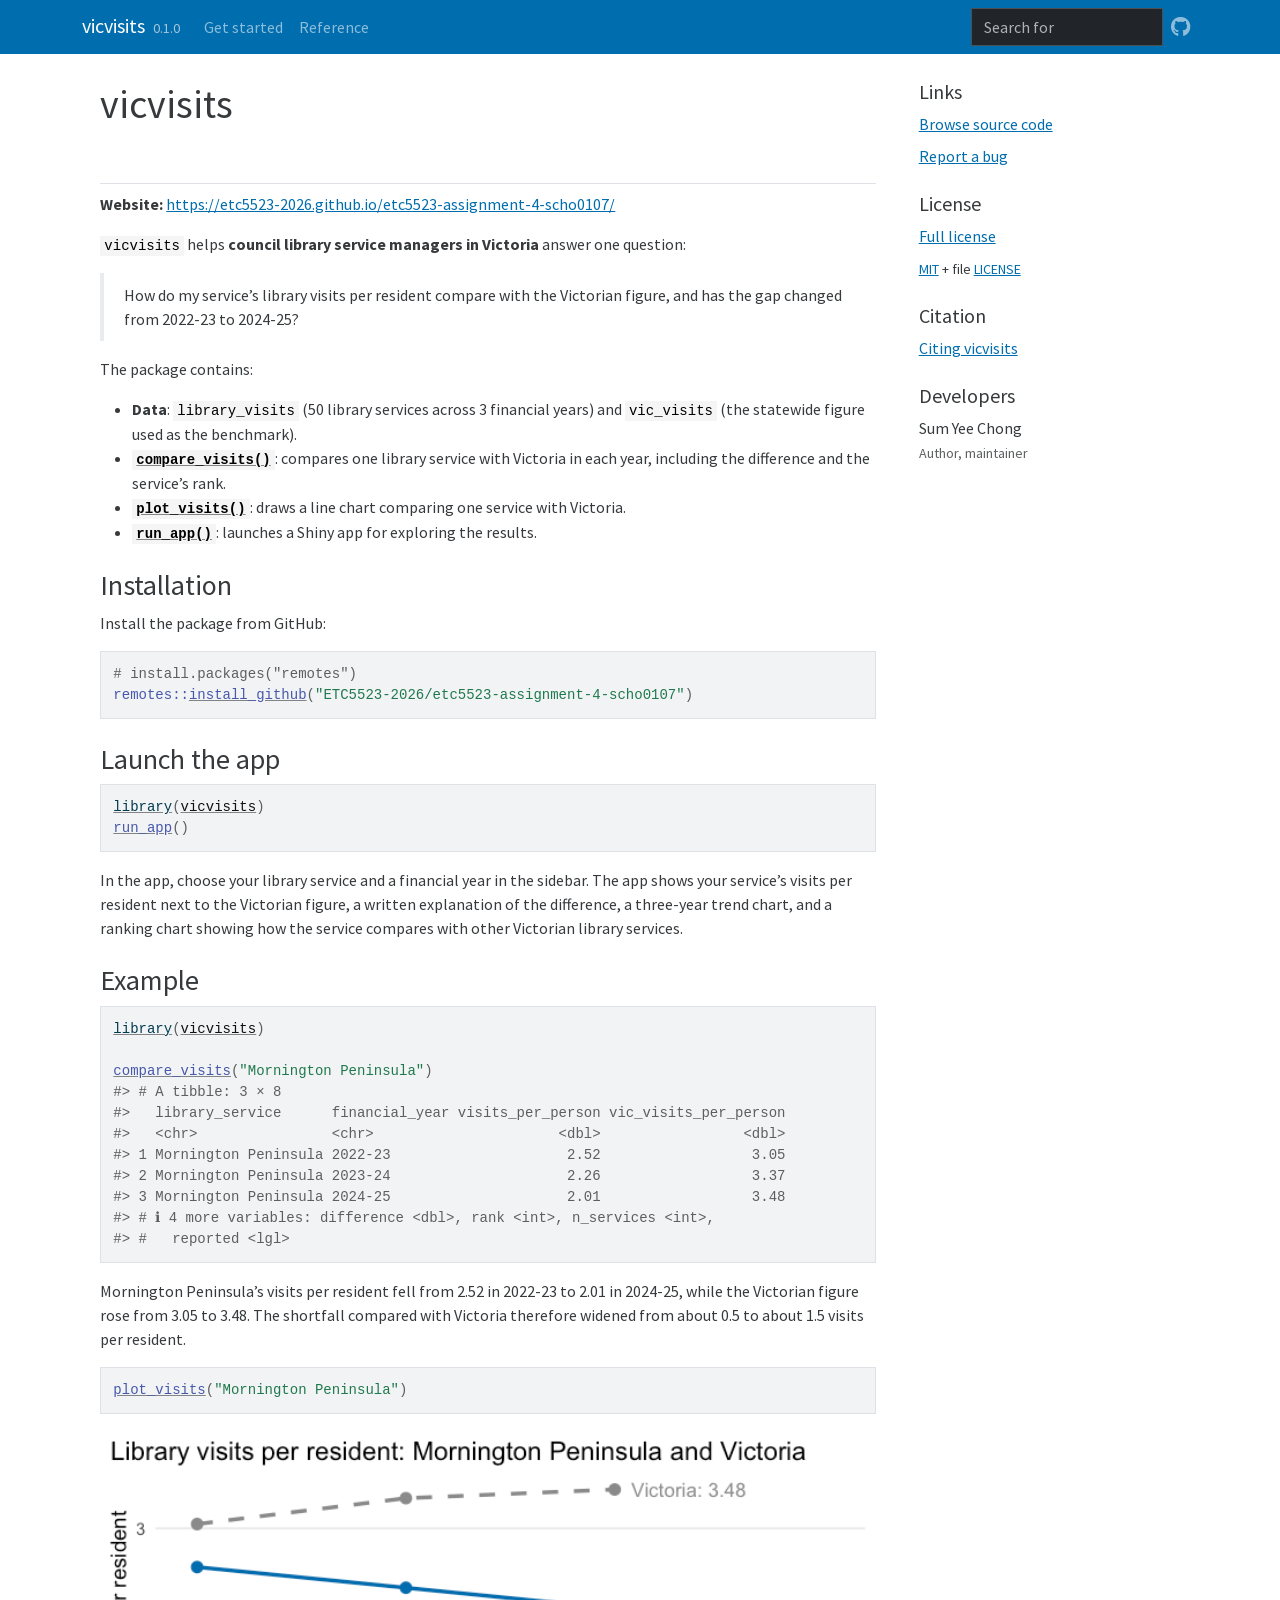
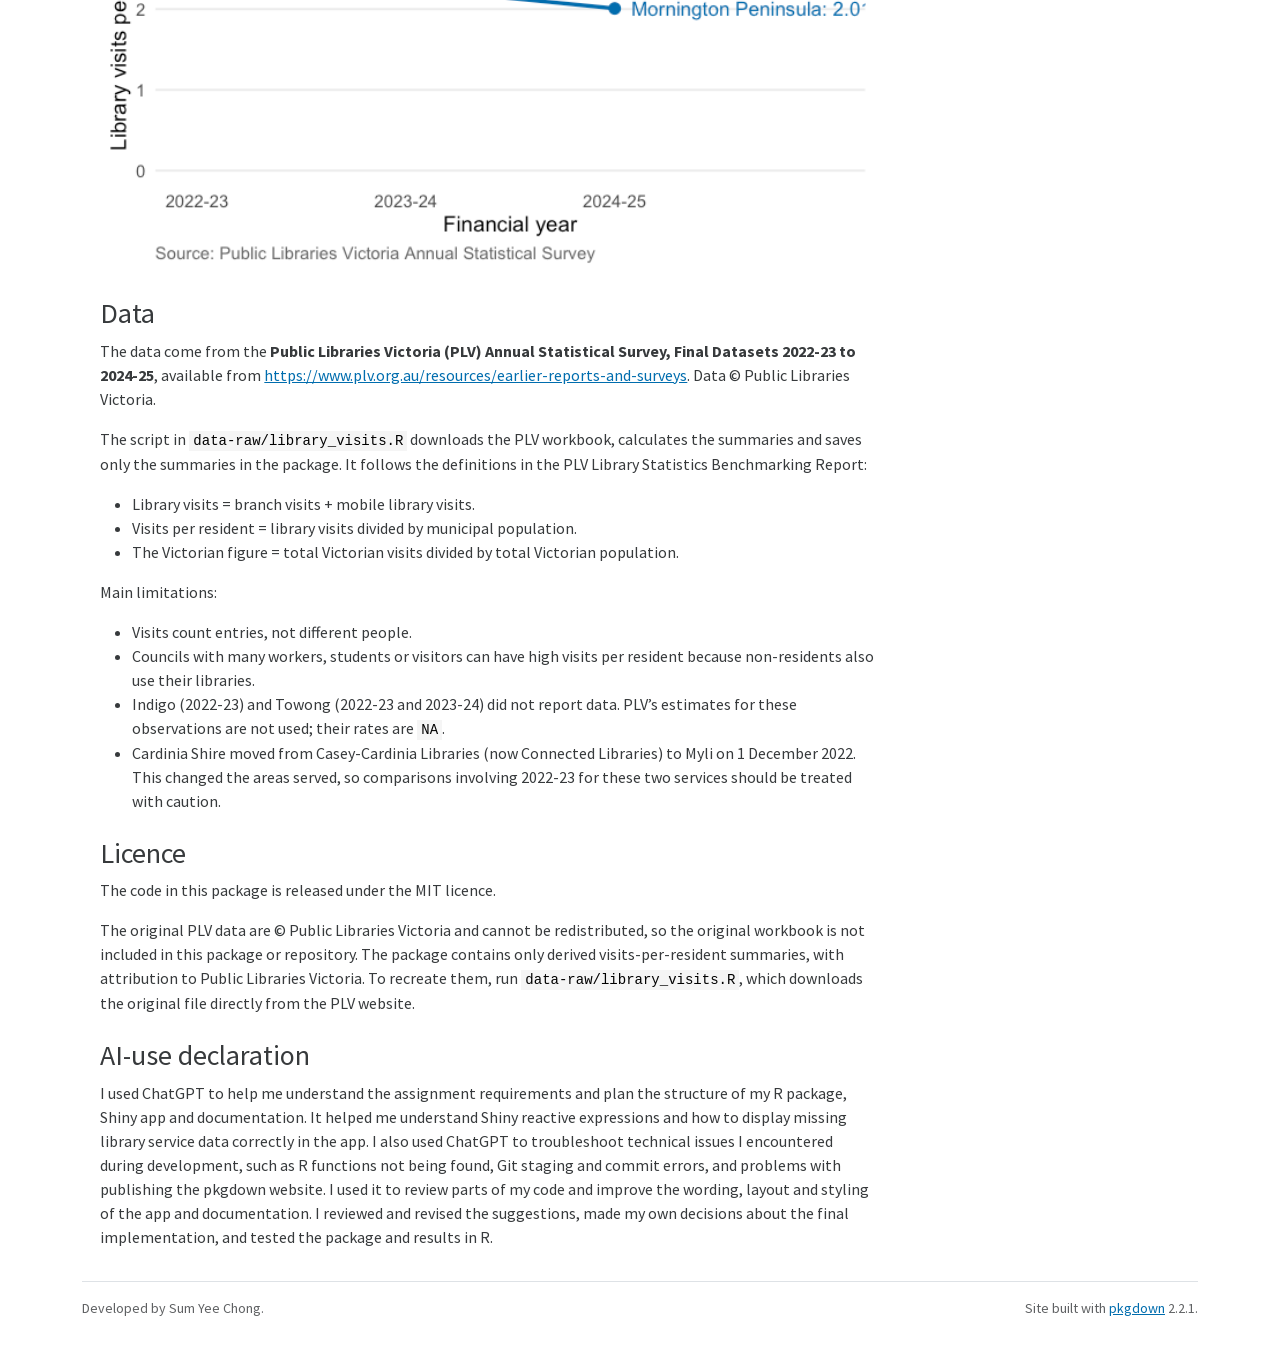
<file: docs/index.html>
<!DOCTYPE html>
<!-- Generated by pkgdown: do not edit by hand --><html lang="en">
<head>
<meta http-equiv="Content-Type" content="text/html; charset=UTF-8">
<meta charset="utf-8">
<meta http-equiv="X-UA-Compatible" content="IE=edge">
<meta name="viewport" content="width=device-width, initial-scale=1, shrink-to-fit=no">
<title>Compare Victorian Public Library Visits per Resident • vicvisits</title>
<script src="deps/jquery-3.6.0/jquery-3.6.0.min.js"></script><meta name="viewport" content="width=device-width, initial-scale=1, shrink-to-fit=no">
<link href="deps/bootstrap-5.3.8/bootstrap.min.css" rel="stylesheet">
<script src="deps/bootstrap-5.3.8/bootstrap.bundle.min.js"></script><link href="deps/font-awesome-6.5.2/css/all.min.css" rel="stylesheet">
<link href="deps/font-awesome-6.5.2/css/v4-shims.min.css" rel="stylesheet">
<script src="deps/headroom-0.11.0/headroom.min.js"></script><script src="deps/headroom-0.11.0/jQuery.headroom.min.js"></script><script src="deps/bootstrap-toc-1.0.1/bootstrap-toc.min.js"></script><script src="deps/clipboard.js-2.0.11/clipboard.min.js"></script><script src="deps/search-1.0.0/autocomplete.jquery.min.js"></script><script src="deps/search-1.0.0/fuse.min.js"></script><script src="deps/search-1.0.0/mark.min.js"></script><!-- pkgdown --><script src="pkgdown.js"></script><meta property="og:title" content="Compare Victorian Public Library Visits per Resident">
<meta name="description" content="Provides tools for comparing public library visits per resident across Victorian library services from 2022-23 to 2024-25. Includes data prepared from the Public Libraries Victoria Annual Statistical Survey, functions for comparing library services with statewide benchmarks, and an interactive Shiny application for exploring results.">
<meta property="og:description" content="Provides tools for comparing public library visits per resident across Victorian library services from 2022-23 to 2024-25. Includes data prepared from the Public Libraries Victoria Annual Statistical Survey, functions for comparing library services with statewide benchmarks, and an interactive Shiny application for exploring results.">
</head>
<body>
    <a href="#main" class="visually-hidden-focusable">Skip to contents</a>


    <nav class="navbar navbar-expand-lg fixed-top bg-primary" data-bs-theme="dark" aria-label="Site navigation"><div class="container">

    <a class="navbar-brand me-2" href="index.html">vicvisits</a>

    <small class="nav-text text-muted me-auto" data-bs-toggle="tooltip" data-bs-placement="bottom" title="">0.1.0</small>


    <button class="navbar-toggler" type="button" data-bs-toggle="collapse" data-bs-target="#navbar" aria-controls="navbar" aria-expanded="false" aria-label="Toggle navigation">
      <span class="navbar-toggler-icon"></span>
    </button>

    <div id="navbar" class="collapse navbar-collapse ms-3">
      <ul class="navbar-nav me-auto">
<li class="nav-item"><a class="nav-link" href="articles/vicvisits.html">Get started</a></li>
<li class="nav-item"><a class="nav-link" href="reference/index.html">Reference</a></li>
      </ul>
<ul class="navbar-nav">
<li class="nav-item"><form class="form-inline" role="search">
 <input class="form-control" type="search" name="search-input" id="search-input" autocomplete="off" aria-label="Search site" placeholder="Search for" data-search-index="search.json">
</form></li>
<li class="nav-item"><a class="external-link nav-link" href="https://github.com/ETC5523-2026/etc5523-assignment-4-scho0107/" aria-label="GitHub"><span class="fa fab fa-github fa-lg"></span></a></li>
      </ul>
</div>


  </div>
</nav><div class="container template-home">
<div class="row">
  <main id="main" class="col-md-9"><div class="section level1">
<div class="page-header"><h1 id="vicvisits">vicvisits<a class="anchor" aria-label="anchor" href="#vicvisits"></a>
</h1></div>
<p><strong>Website:</strong> <a href="https://etc5523-2026.github.io/etc5523-assignment-4-scho0107/" class="uri">https://etc5523-2026.github.io/etc5523-assignment-4-scho0107/</a></p>
<p><code>vicvisits</code> helps <strong>council library service managers in Victoria</strong> answer one question:</p>
<blockquote>
<p>How do my service’s library visits per resident compare with the Victorian figure, and has the gap changed from 2022-23 to 2024-25?</p>
</blockquote>
<p>The package contains:</p>
<ul>
<li>
<strong>Data</strong>: <code>library_visits</code> (50 library services across 3 financial years) and <code>vic_visits</code> (the statewide figure used as the benchmark).</li>
<li>
<strong><code><a href="reference/compare_visits.html">compare_visits()</a></code></strong>: compares one library service with Victoria in each year, including the difference and the service’s rank.</li>
<li>
<strong><code><a href="reference/plot_visits.html">plot_visits()</a></code></strong>: draws a line chart comparing one service with Victoria.</li>
<li>
<strong><code><a href="reference/run_app.html">run_app()</a></code></strong>: launches a Shiny app for exploring the results.</li>
</ul>
<div class="section level2">
<h2 id="installation">Installation<a class="anchor" aria-label="anchor" href="#installation"></a>
</h2>
<p>Install the package from GitHub:</p>
<div class="sourceCode" id="cb1"><pre class="downlit sourceCode r">
<code class="sourceCode R"><span><span class="co"># install.packages("remotes")</span></span>
<span><span class="fu">remotes</span><span class="fu">::</span><span class="fu"><a href="https://remotes.r-lib.org/reference/install_github.html" class="external-link">install_github</a></span><span class="op">(</span><span class="st">"ETC5523-2026/etc5523-assignment-4-scho0107"</span><span class="op">)</span></span></code></pre></div>
</div>
<div class="section level2">
<h2 id="launch-the-app">Launch the app<a class="anchor" aria-label="anchor" href="#launch-the-app"></a>
</h2>
<div class="sourceCode" id="cb2"><pre class="downlit sourceCode r">
<code class="sourceCode R"><span><span class="kw"><a href="https://rdrr.io/r/base/library.html" class="external-link">library</a></span><span class="op">(</span><span class="va"><a href="https://github.com/ETC5523-2026/etc5523-assignment-4-scho0107" class="external-link">vicvisits</a></span><span class="op">)</span></span>
<span><span class="fu"><a href="reference/run_app.html">run_app</a></span><span class="op">(</span><span class="op">)</span></span></code></pre></div>
<p>In the app, choose your library service and a financial year in the sidebar. The app shows your service’s visits per resident next to the Victorian figure, a written explanation of the difference, a three-year trend chart, and a ranking chart showing how the service compares with other Victorian library services.</p>
</div>
<div class="section level2">
<h2 id="example">Example<a class="anchor" aria-label="anchor" href="#example"></a>
</h2>
<div class="sourceCode" id="cb3"><pre class="downlit sourceCode r">
<code class="sourceCode R"><span><span class="kw"><a href="https://rdrr.io/r/base/library.html" class="external-link">library</a></span><span class="op">(</span><span class="va"><a href="https://github.com/ETC5523-2026/etc5523-assignment-4-scho0107" class="external-link">vicvisits</a></span><span class="op">)</span></span>
<span></span>
<span><span class="fu"><a href="reference/compare_visits.html">compare_visits</a></span><span class="op">(</span><span class="st">"Mornington Peninsula"</span><span class="op">)</span></span>
<span><span class="co">#&gt; # A tibble: 3 × 8</span></span>
<span><span class="co">#&gt;   library_service      financial_year visits_per_person vic_visits_per_person</span></span>
<span><span class="co">#&gt;   &lt;chr&gt;                &lt;chr&gt;                      &lt;dbl&gt;                 &lt;dbl&gt;</span></span>
<span><span class="co">#&gt; 1 Mornington Peninsula 2022-23                     2.52                  3.05</span></span>
<span><span class="co">#&gt; 2 Mornington Peninsula 2023-24                     2.26                  3.37</span></span>
<span><span class="co">#&gt; 3 Mornington Peninsula 2024-25                     2.01                  3.48</span></span>
<span><span class="co">#&gt; # ℹ 4 more variables: difference &lt;dbl&gt;, rank &lt;int&gt;, n_services &lt;int&gt;,</span></span>
<span><span class="co">#&gt; #   reported &lt;lgl&gt;</span></span></code></pre></div>
<p>Mornington Peninsula’s visits per resident fell from 2.52 in 2022-23 to 2.01 in 2024-25, while the Victorian figure rose from 3.05 to 3.48. The shortfall compared with Victoria therefore widened from about 0.5 to about 1.5 visits per resident.</p>
<div class="sourceCode" id="cb4"><pre class="downlit sourceCode r">
<code class="sourceCode R"><span><span class="fu"><a href="reference/plot_visits.html">plot_visits</a></span><span class="op">(</span><span class="st">"Mornington Peninsula"</span><span class="op">)</span></span></code></pre></div>
<p><img src="reference/figures/README-plot-1.png" alt="Line chart of library visits per resident for Mornington Peninsula and Victoria, 2022-23 to 2024-25." width="100%"></p>
</div>
<div class="section level2">
<h2 id="data">Data<a class="anchor" aria-label="anchor" href="#data"></a>
</h2>
<p>The data come from the <strong>Public Libraries Victoria (PLV) Annual Statistical Survey, Final Datasets 2022-23 to 2024-25</strong>, available from <a href="https://www.plv.org.au/resources/earlier-reports-and-surveys" class="external-link uri">https://www.plv.org.au/resources/earlier-reports-and-surveys</a>. Data © Public Libraries Victoria.</p>
<p>The script in <code>data-raw/library_visits.R</code> downloads the PLV workbook, calculates the summaries and saves only the summaries in the package. It follows the definitions in the PLV Library Statistics Benchmarking Report:</p>
<ul>
<li>Library visits = branch visits + mobile library visits.</li>
<li>Visits per resident = library visits divided by municipal population.</li>
<li>The Victorian figure = total Victorian visits divided by total Victorian population.</li>
</ul>
<p>Main limitations:</p>
<ul>
<li>Visits count entries, not different people.</li>
<li>Councils with many workers, students or visitors can have high visits per resident because non-residents also use their libraries.</li>
<li>Indigo (2022-23) and Towong (2022-23 and 2023-24) did not report data. PLV’s estimates for these observations are not used; their rates are <code>NA</code>.</li>
<li>Cardinia Shire moved from Casey-Cardinia Libraries (now Connected Libraries) to Myli on 1 December 2022. This changed the areas served, so comparisons involving 2022-23 for these two services should be treated with caution.</li>
</ul>
</div>
<div class="section level2">
<h2 id="licence">Licence<a class="anchor" aria-label="anchor" href="#licence"></a>
</h2>
<p>The code in this package is released under the MIT licence.</p>
<p>The original PLV data are © Public Libraries Victoria and cannot be redistributed, so the original workbook is not included in this package or repository. The package contains only derived visits-per-resident summaries, with attribution to Public Libraries Victoria. To recreate them, run <code>data-raw/library_visits.R</code>, which downloads the original file directly from the PLV website.</p>
</div>
<div class="section level2">
<h2 id="ai-use-declaration">AI-use declaration<a class="anchor" aria-label="anchor" href="#ai-use-declaration"></a>
</h2>
<p>I used ChatGPT to help me understand the assignment requirements and plan the structure of my R package, Shiny app and documentation. It helped me understand Shiny reactive expressions and how to display missing library service data correctly in the app. I also used ChatGPT to troubleshoot technical issues I encountered during development, such as R functions not being found, Git staging and commit errors, and problems with publishing the pkgdown website. I used it to review parts of my code and improve the wording, layout and styling of the app and documentation. I reviewed and revised the suggestions, made my own decisions about the final implementation, and tested the package and results in R.</p>
</div>
</div>
  </main><aside class="col-md-3"><div class="links">
<h2 data-toc-skip>Links</h2>
<ul class="list-unstyled">
<li><a href="https://github.com/ETC5523-2026/etc5523-assignment-4-scho0107/" class="external-link">Browse source code</a></li>
<li><a href="https://github.com/ETC5523-2026/etc5523-assignment-4-scho0107/issues" class="external-link">Report a bug</a></li>
</ul>
</div>

<div class="license">
<h2 data-toc-skip>License</h2>
<ul class="list-unstyled">
<li><a href="LICENSE.html">Full license</a></li>
<li><small><a href="https://opensource.org/licenses/mit-license.php" class="external-link">MIT</a> + file <a href="LICENSE-text.html">LICENSE</a></small></li>
</ul>
</div>


<div class="citation">
<h2 data-toc-skip>Citation</h2>
<ul class="list-unstyled">
<li><a href="authors.html#citation">Citing vicvisits</a></li>
</ul>
</div>

<div class="developers">
<h2 data-toc-skip>Developers</h2>
<ul class="list-unstyled">
<li>Sum Yee Chong <br><small class="roles"> Author, maintainer </small>   </li>
</ul>
</div>



  </aside>
</div>


    <footer><div class="pkgdown-footer-left">
  <p>Developed by Sum Yee Chong.</p>
</div>

<div class="pkgdown-footer-right">
  <p>Site built with <a href="https://pkgdown.r-lib.org/" class="external-link">pkgdown</a> 2.2.1.</p>
</div>

    </footer>
</div>





  </body>
</html>
</file>
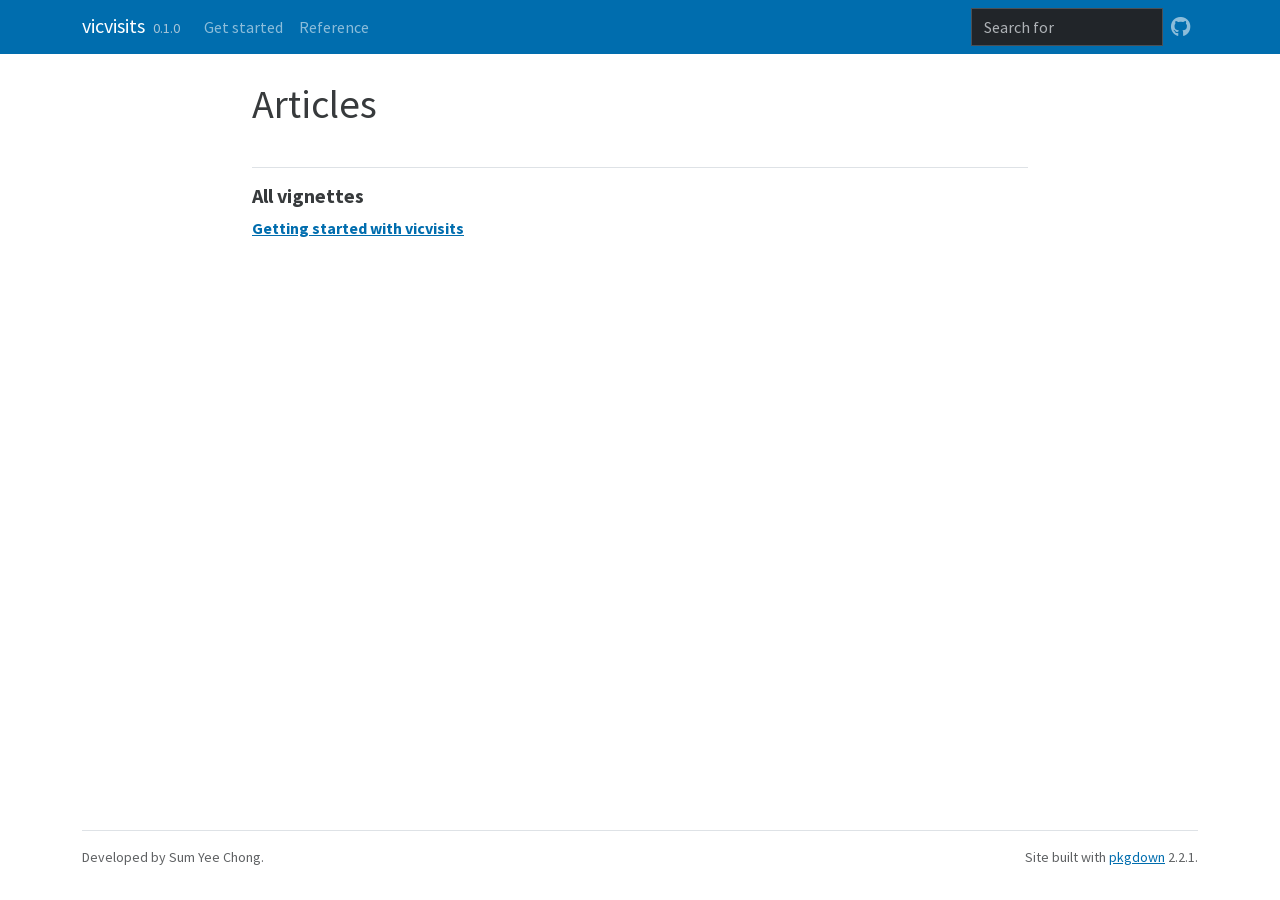
<file: docs/articles/index.html>
<!DOCTYPE html>
<!-- Generated by pkgdown: do not edit by hand --><html lang="en"><head><meta http-equiv="Content-Type" content="text/html; charset=UTF-8"><meta charset="utf-8"><meta http-equiv="X-UA-Compatible" content="IE=edge"><meta name="viewport" content="width=device-width, initial-scale=1, shrink-to-fit=no"><title>Articles • vicvisits</title><script src="../deps/jquery-3.6.0/jquery-3.6.0.min.js"></script><meta name="viewport" content="width=device-width, initial-scale=1, shrink-to-fit=no"><link href="../deps/bootstrap-5.3.8/bootstrap.min.css" rel="stylesheet"><script src="../deps/bootstrap-5.3.8/bootstrap.bundle.min.js"></script><link href="../deps/font-awesome-6.5.2/css/all.min.css" rel="stylesheet"><link href="../deps/font-awesome-6.5.2/css/v4-shims.min.css" rel="stylesheet"><script src="../deps/headroom-0.11.0/headroom.min.js"></script><script src="../deps/headroom-0.11.0/jQuery.headroom.min.js"></script><script src="../deps/bootstrap-toc-1.0.1/bootstrap-toc.min.js"></script><script src="../deps/clipboard.js-2.0.11/clipboard.min.js"></script><script src="../deps/search-1.0.0/autocomplete.jquery.min.js"></script><script src="../deps/search-1.0.0/fuse.min.js"></script><script src="../deps/search-1.0.0/mark.min.js"></script><!-- pkgdown --><script src="../pkgdown.js"></script><meta property="og:title" content="Articles"></head><body>
    <a href="#main" class="visually-hidden-focusable">Skip to contents</a>


    <nav class="navbar navbar-expand-lg fixed-top bg-primary" data-bs-theme="dark" aria-label="Site navigation"><div class="container">

    <a class="navbar-brand me-2" href="../index.html">vicvisits</a>

    <small class="nav-text text-muted me-auto" data-bs-toggle="tooltip" data-bs-placement="bottom" title="">0.1.0</small>


    <button class="navbar-toggler" type="button" data-bs-toggle="collapse" data-bs-target="#navbar" aria-controls="navbar" aria-expanded="false" aria-label="Toggle navigation">
      <span class="navbar-toggler-icon"></span>
    </button>

    <div id="navbar" class="collapse navbar-collapse ms-3">
      <ul class="navbar-nav me-auto"><li class="nav-item"><a class="nav-link" href="../articles/vicvisits.html">Get started</a></li>
<li class="nav-item"><a class="nav-link" href="../reference/index.html">Reference</a></li>
      </ul><ul class="navbar-nav"><li class="nav-item"><form class="form-inline" role="search">
 <input class="form-control" type="search" name="search-input" id="search-input" autocomplete="off" aria-label="Search site" placeholder="Search for" data-search-index="../search.json"></form></li>
<li class="nav-item"><a class="external-link nav-link" href="https://github.com/ETC5523-2026/etc5523-assignment-4-scho0107/" aria-label="GitHub"><span class="fa fab fa-github fa-lg"></span></a></li>
      </ul></div>


  </div>
</nav><div class="container template-article-index">
<div class="row">
  <main id="main" class="col-md-9"><div class="page-header">

      <h1>Articles</h1>
    </div>

    <div class="section ">
      <h3>All vignettes</h3>
      <div class="section-desc"></div>

      <dl><dt><a href="vicvisits.html">Getting started with vicvisits</a></dt>
        <dd>
      </dd></dl></div>
  </main></div>


    <footer><div class="pkgdown-footer-left">
  <p>Developed by Sum Yee Chong.</p>
</div>

<div class="pkgdown-footer-right">
  <p>Site built with <a href="https://pkgdown.r-lib.org/" class="external-link">pkgdown</a> 2.2.1.</p>
</div>

    </footer></div>





  </body></html>
</file>
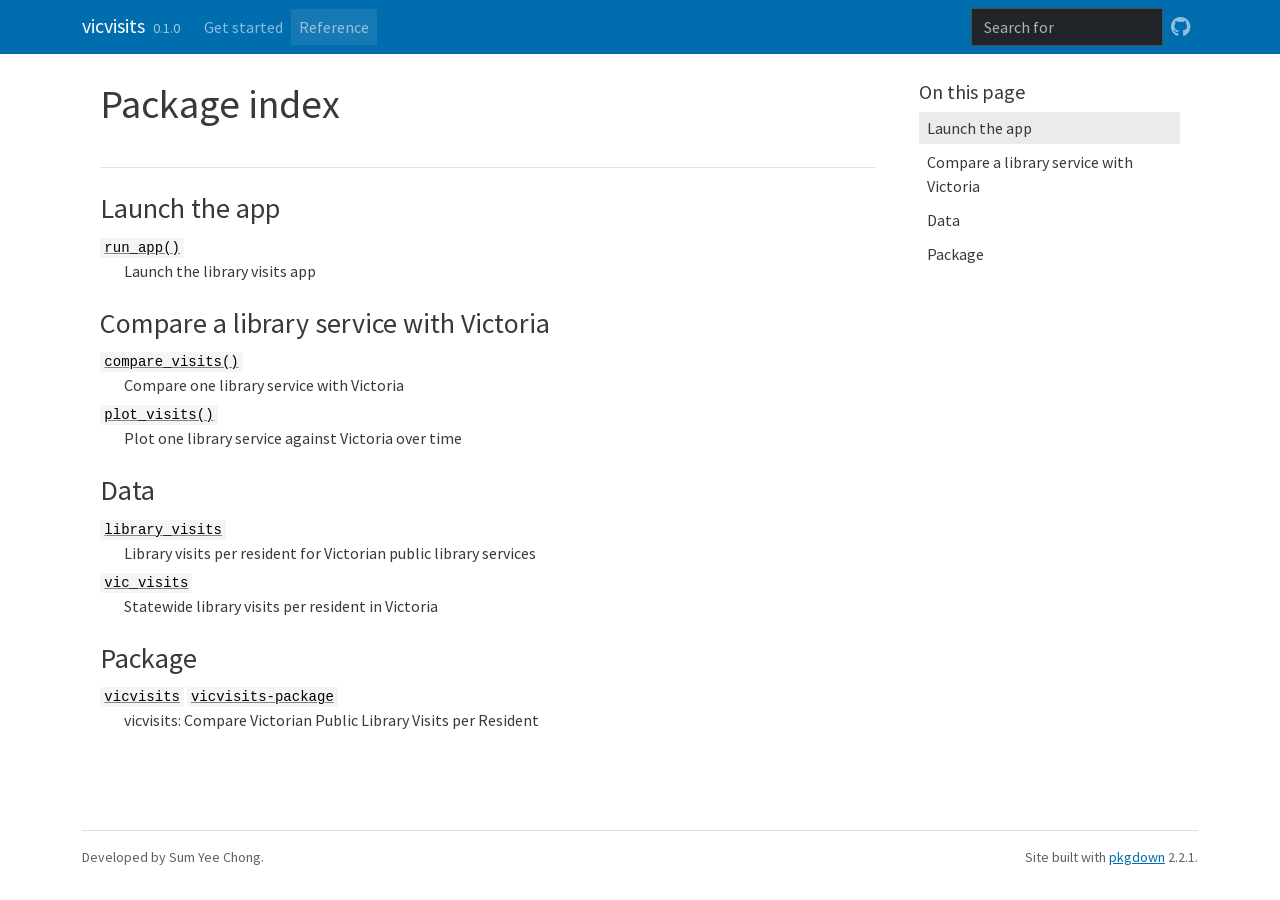
<file: docs/reference/index.html>
<!DOCTYPE html>
<!-- Generated by pkgdown: do not edit by hand --><html lang="en"><head><meta http-equiv="Content-Type" content="text/html; charset=UTF-8"><meta charset="utf-8"><meta http-equiv="X-UA-Compatible" content="IE=edge"><meta name="viewport" content="width=device-width, initial-scale=1, shrink-to-fit=no"><title>Package index • vicvisits</title><script src="../deps/jquery-3.6.0/jquery-3.6.0.min.js"></script><meta name="viewport" content="width=device-width, initial-scale=1, shrink-to-fit=no"><link href="../deps/bootstrap-5.3.8/bootstrap.min.css" rel="stylesheet"><script src="../deps/bootstrap-5.3.8/bootstrap.bundle.min.js"></script><link href="../deps/font-awesome-6.5.2/css/all.min.css" rel="stylesheet"><link href="../deps/font-awesome-6.5.2/css/v4-shims.min.css" rel="stylesheet"><script src="../deps/headroom-0.11.0/headroom.min.js"></script><script src="../deps/headroom-0.11.0/jQuery.headroom.min.js"></script><script src="../deps/bootstrap-toc-1.0.1/bootstrap-toc.min.js"></script><script src="../deps/clipboard.js-2.0.11/clipboard.min.js"></script><script src="../deps/search-1.0.0/autocomplete.jquery.min.js"></script><script src="../deps/search-1.0.0/fuse.min.js"></script><script src="../deps/search-1.0.0/mark.min.js"></script><!-- pkgdown --><script src="../pkgdown.js"></script><meta property="og:title" content="Package index"></head><body>
    <a href="#main" class="visually-hidden-focusable">Skip to contents</a>


    <nav class="navbar navbar-expand-lg fixed-top bg-primary" data-bs-theme="dark" aria-label="Site navigation"><div class="container">

    <a class="navbar-brand me-2" href="../index.html">vicvisits</a>

    <small class="nav-text text-muted me-auto" data-bs-toggle="tooltip" data-bs-placement="bottom" title="">0.1.0</small>


    <button class="navbar-toggler" type="button" data-bs-toggle="collapse" data-bs-target="#navbar" aria-controls="navbar" aria-expanded="false" aria-label="Toggle navigation">
      <span class="navbar-toggler-icon"></span>
    </button>

    <div id="navbar" class="collapse navbar-collapse ms-3">
      <ul class="navbar-nav me-auto"><li class="nav-item"><a class="nav-link" href="../articles/vicvisits.html">Get started</a></li>
<li class="active nav-item"><a class="nav-link" href="../reference/index.html">Reference</a></li>
      </ul><ul class="navbar-nav"><li class="nav-item"><form class="form-inline" role="search">
 <input class="form-control" type="search" name="search-input" id="search-input" autocomplete="off" aria-label="Search site" placeholder="Search for" data-search-index="../search.json"></form></li>
<li class="nav-item"><a class="external-link nav-link" href="https://github.com/ETC5523-2026/etc5523-assignment-4-scho0107/" aria-label="GitHub"><span class="fa fab fa-github fa-lg"></span></a></li>
      </ul></div>


  </div>
</nav><div class="container template-reference-index">
<div class="row">
  <main id="main" class="col-md-9"><div class="page-header">

      <h1>Package index</h1>
    </div>

    <div class="section level2">
      <h2 id="launch-the-app">Launch the app<a class="anchor" aria-label="anchor" href="#launch-the-app"></a></h2>



      <dl></dl></div><div class="section level2">




      <dl><dt>

          <code><a href="run_app.html">run_app()</a></code>

        </dt>
        <dd>Launch the library visits app</dd>
      </dl></div><div class="section level2">
      <h2 id="compare-a-library-service-with-victoria">Compare a library service with Victoria<a class="anchor" aria-label="anchor" href="#compare-a-library-service-with-victoria"></a></h2>



      <dl></dl></div><div class="section level2">




      <dl><dt>

          <code><a href="compare_visits.html">compare_visits()</a></code>

        </dt>
        <dd>Compare one library service with Victoria</dd>

        <dt>

          <code><a href="plot_visits.html">plot_visits()</a></code>

        </dt>
        <dd>Plot one library service against Victoria over time</dd>
      </dl></div><div class="section level2">
      <h2 id="data">Data<a class="anchor" aria-label="anchor" href="#data"></a></h2>



      <dl></dl></div><div class="section level2">




      <dl><dt>

          <code><a href="library_visits.html">library_visits</a></code>

        </dt>
        <dd>Library visits per resident for Victorian public library services</dd>

        <dt>

          <code><a href="vic_visits.html">vic_visits</a></code>

        </dt>
        <dd>Statewide library visits per resident in Victoria</dd>
      </dl></div><div class="section level2">
      <h2 id="package">Package<a class="anchor" aria-label="anchor" href="#package"></a></h2>



      <dl></dl></div><div class="section level2">




      <dl><dt>

          <code><a href="vicvisits-package.html">vicvisits</a></code> <code><a href="vicvisits-package.html">vicvisits-package</a></code>

        </dt>
        <dd>vicvisits: Compare Victorian Public Library Visits per Resident</dd>
      </dl></div>
  </main><aside class="col-md-3"><nav id="toc" aria-label="Table of contents"><h2>On this page</h2>
    </nav></aside></div>


    <footer><div class="pkgdown-footer-left">
  <p>Developed by Sum Yee Chong.</p>
</div>

<div class="pkgdown-footer-right">
  <p>Site built with <a href="https://pkgdown.r-lib.org/" class="external-link">pkgdown</a> 2.2.1.</p>
</div>

    </footer></div>





  </body></html>
</file>
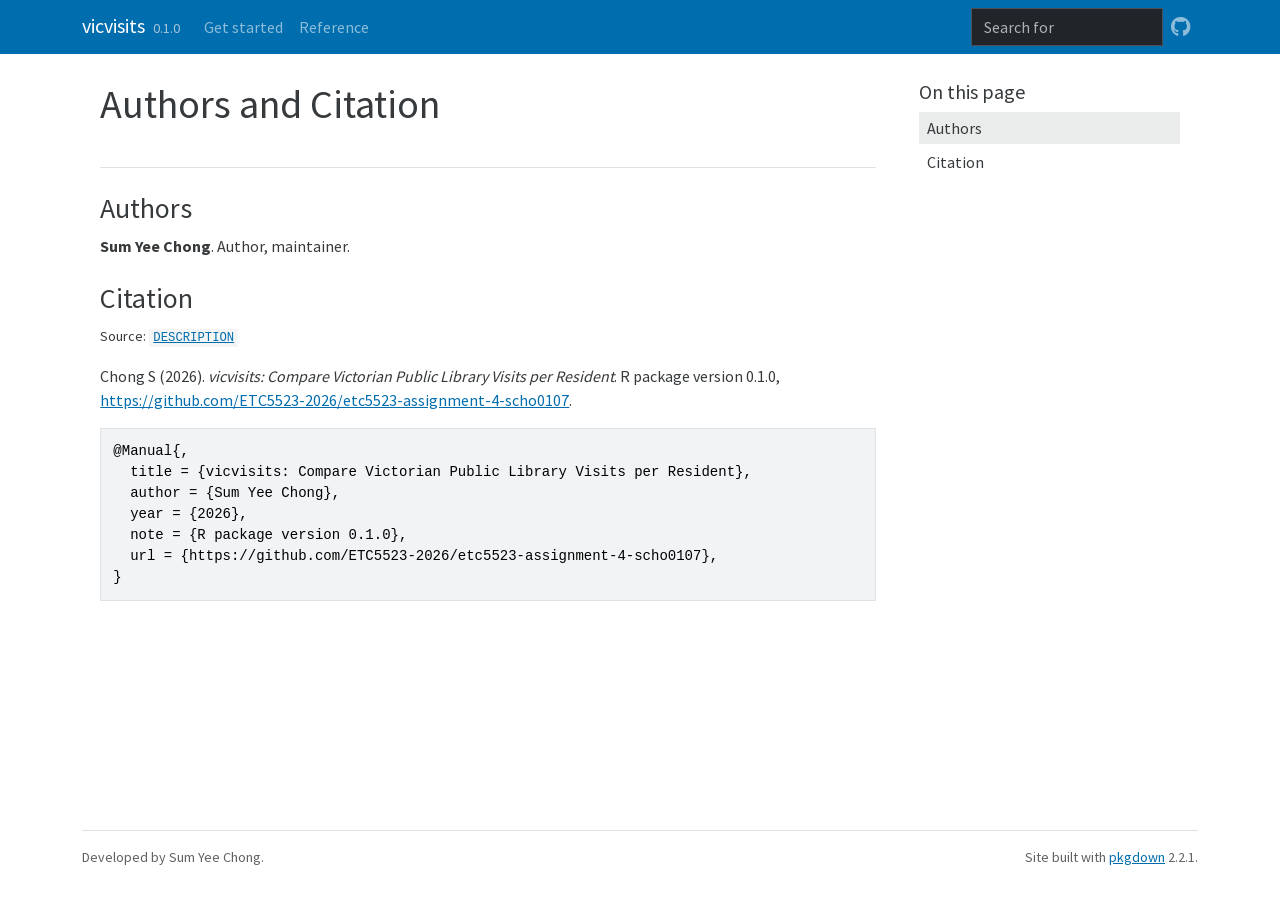
<file: docs/authors.html>
<!DOCTYPE html>
<!-- Generated by pkgdown: do not edit by hand --><html lang="en"><head><meta http-equiv="Content-Type" content="text/html; charset=UTF-8"><meta charset="utf-8"><meta http-equiv="X-UA-Compatible" content="IE=edge"><meta name="viewport" content="width=device-width, initial-scale=1, shrink-to-fit=no"><title>Authors and Citation • vicvisits</title><script src="deps/jquery-3.6.0/jquery-3.6.0.min.js"></script><meta name="viewport" content="width=device-width, initial-scale=1, shrink-to-fit=no"><link href="deps/bootstrap-5.3.8/bootstrap.min.css" rel="stylesheet"><script src="deps/bootstrap-5.3.8/bootstrap.bundle.min.js"></script><link href="deps/font-awesome-6.5.2/css/all.min.css" rel="stylesheet"><link href="deps/font-awesome-6.5.2/css/v4-shims.min.css" rel="stylesheet"><script src="deps/headroom-0.11.0/headroom.min.js"></script><script src="deps/headroom-0.11.0/jQuery.headroom.min.js"></script><script src="deps/bootstrap-toc-1.0.1/bootstrap-toc.min.js"></script><script src="deps/clipboard.js-2.0.11/clipboard.min.js"></script><script src="deps/search-1.0.0/autocomplete.jquery.min.js"></script><script src="deps/search-1.0.0/fuse.min.js"></script><script src="deps/search-1.0.0/mark.min.js"></script><!-- pkgdown --><script src="pkgdown.js"></script><meta property="og:title" content="Authors and Citation"></head><body>
    <a href="#main" class="visually-hidden-focusable">Skip to contents</a>


    <nav class="navbar navbar-expand-lg fixed-top bg-primary" data-bs-theme="dark" aria-label="Site navigation"><div class="container">

    <a class="navbar-brand me-2" href="index.html">vicvisits</a>

    <small class="nav-text text-muted me-auto" data-bs-toggle="tooltip" data-bs-placement="bottom" title="">0.1.0</small>


    <button class="navbar-toggler" type="button" data-bs-toggle="collapse" data-bs-target="#navbar" aria-controls="navbar" aria-expanded="false" aria-label="Toggle navigation">
      <span class="navbar-toggler-icon"></span>
    </button>

    <div id="navbar" class="collapse navbar-collapse ms-3">
      <ul class="navbar-nav me-auto"><li class="nav-item"><a class="nav-link" href="articles/vicvisits.html">Get started</a></li>
<li class="nav-item"><a class="nav-link" href="reference/index.html">Reference</a></li>
      </ul><ul class="navbar-nav"><li class="nav-item"><form class="form-inline" role="search">
 <input class="form-control" type="search" name="search-input" id="search-input" autocomplete="off" aria-label="Search site" placeholder="Search for" data-search-index="search.json"></form></li>
<li class="nav-item"><a class="external-link nav-link" href="https://github.com/ETC5523-2026/etc5523-assignment-4-scho0107/" aria-label="GitHub"><span class="fa fab fa-github fa-lg"></span></a></li>
      </ul></div>


  </div>
</nav><div class="container template-citation-authors">
<div class="row">
  <main id="main" class="col-md-9"><div class="page-header">

      <h1>Authors and Citation</h1>
    </div>

    <div class="section level2">
      <h2>Authors</h2>

      <ul class="list-unstyled"><li>
          <p><strong>Sum Yee Chong</strong>. Author, maintainer.
          </p>
        </li>
      </ul></div>

    <div class="section level2">
      <h2 id="citation">Citation</h2>
      <p><small class="dont-index">Source: <a href="https://github.com/ETC5523-2026/etc5523-assignment-4-scho0107/blob/HEAD/DESCRIPTION" class="external-link"><code>DESCRIPTION</code></a></small></p>

      <p>Chong S (2026).
<em>vicvisits: Compare Victorian Public Library Visits per Resident</em>.
R package version 0.1.0, <a href="https://github.com/ETC5523-2026/etc5523-assignment-4-scho0107" class="external-link">https://github.com/ETC5523-2026/etc5523-assignment-4-scho0107</a>.
</p>
      <pre>@Manual{,
  title = {vicvisits: Compare Victorian Public Library Visits per Resident},
  author = {Sum Yee Chong},
  year = {2026},
  note = {R package version 0.1.0},
  url = {https://github.com/ETC5523-2026/etc5523-assignment-4-scho0107},
}</pre>
    </div>

  </main><aside class="col-md-3"><nav id="toc" aria-label="Table of contents"><h2>On this page</h2>
    </nav></aside></div>


    <footer><div class="pkgdown-footer-left">
  <p>Developed by Sum Yee Chong.</p>
</div>

<div class="pkgdown-footer-right">
  <p>Site built with <a href="https://pkgdown.r-lib.org/" class="external-link">pkgdown</a> 2.2.1.</p>
</div>

    </footer></div>





  </body></html>
</file>
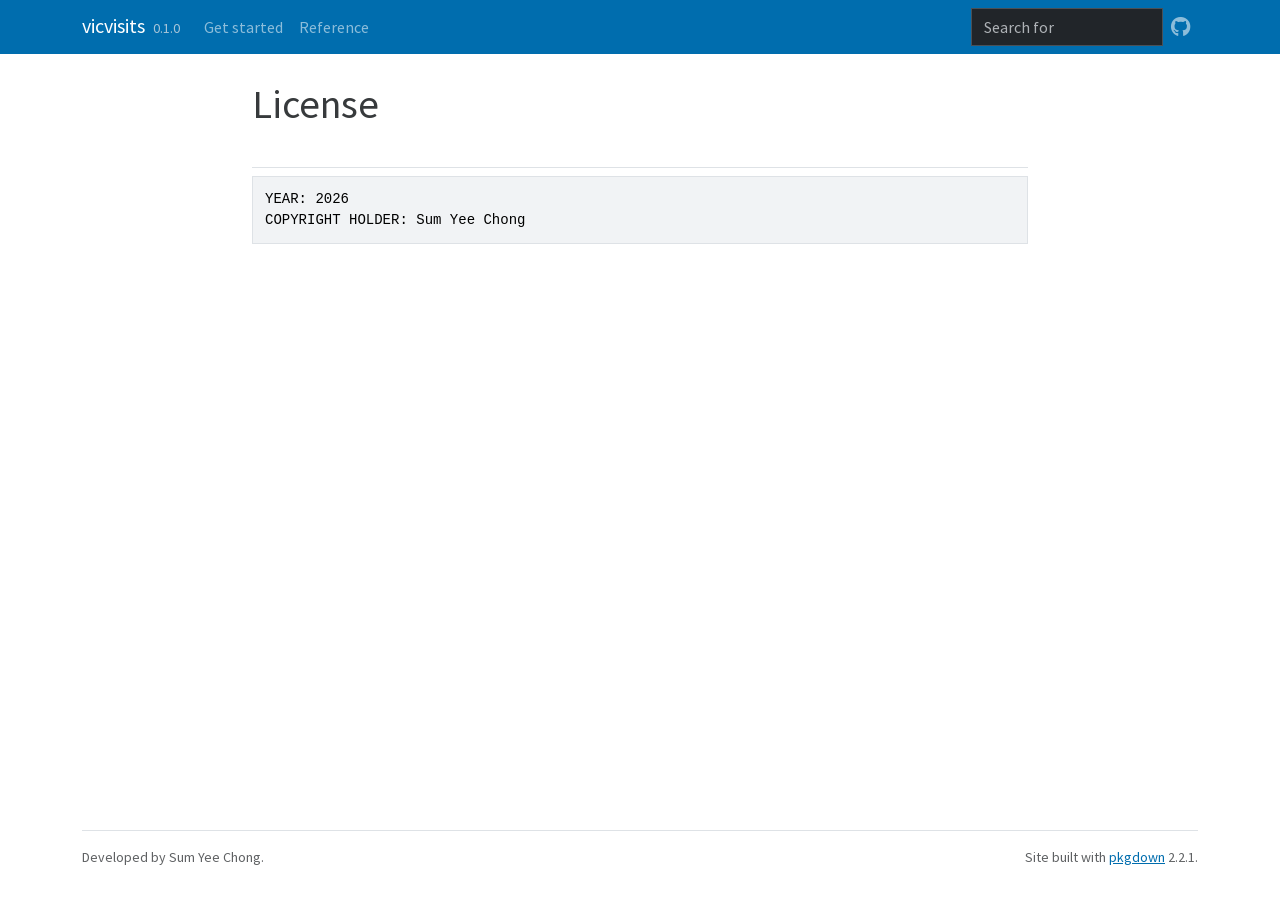
<file: docs/LICENSE-text.html>
<!DOCTYPE html>
<!-- Generated by pkgdown: do not edit by hand --><html lang="en"><head><meta http-equiv="Content-Type" content="text/html; charset=UTF-8"><meta charset="utf-8"><meta http-equiv="X-UA-Compatible" content="IE=edge"><meta name="viewport" content="width=device-width, initial-scale=1, shrink-to-fit=no"><title>License • vicvisits</title><script src="deps/jquery-3.6.0/jquery-3.6.0.min.js"></script><meta name="viewport" content="width=device-width, initial-scale=1, shrink-to-fit=no"><link href="deps/bootstrap-5.3.8/bootstrap.min.css" rel="stylesheet"><script src="deps/bootstrap-5.3.8/bootstrap.bundle.min.js"></script><link href="deps/font-awesome-6.5.2/css/all.min.css" rel="stylesheet"><link href="deps/font-awesome-6.5.2/css/v4-shims.min.css" rel="stylesheet"><script src="deps/headroom-0.11.0/headroom.min.js"></script><script src="deps/headroom-0.11.0/jQuery.headroom.min.js"></script><script src="deps/bootstrap-toc-1.0.1/bootstrap-toc.min.js"></script><script src="deps/clipboard.js-2.0.11/clipboard.min.js"></script><script src="deps/search-1.0.0/autocomplete.jquery.min.js"></script><script src="deps/search-1.0.0/fuse.min.js"></script><script src="deps/search-1.0.0/mark.min.js"></script><!-- pkgdown --><script src="pkgdown.js"></script><meta property="og:title" content="License"></head><body>
    <a href="#main" class="visually-hidden-focusable">Skip to contents</a>


    <nav class="navbar navbar-expand-lg fixed-top bg-primary" data-bs-theme="dark" aria-label="Site navigation"><div class="container">

    <a class="navbar-brand me-2" href="index.html">vicvisits</a>

    <small class="nav-text text-muted me-auto" data-bs-toggle="tooltip" data-bs-placement="bottom" title="">0.1.0</small>


    <button class="navbar-toggler" type="button" data-bs-toggle="collapse" data-bs-target="#navbar" aria-controls="navbar" aria-expanded="false" aria-label="Toggle navigation">
      <span class="navbar-toggler-icon"></span>
    </button>

    <div id="navbar" class="collapse navbar-collapse ms-3">
      <ul class="navbar-nav me-auto"><li class="nav-item"><a class="nav-link" href="articles/vicvisits.html">Get started</a></li>
<li class="nav-item"><a class="nav-link" href="reference/index.html">Reference</a></li>
      </ul><ul class="navbar-nav"><li class="nav-item"><form class="form-inline" role="search">
 <input class="form-control" type="search" name="search-input" id="search-input" autocomplete="off" aria-label="Search site" placeholder="Search for" data-search-index="search.json"></form></li>
<li class="nav-item"><a class="external-link nav-link" href="https://github.com/ETC5523-2026/etc5523-assignment-4-scho0107/" aria-label="GitHub"><span class="fa fab fa-github fa-lg"></span></a></li>
      </ul></div>


  </div>
</nav><div class="container template-title-body">
<div class="row">
  <main id="main" class="col-md-9"><div class="page-header">

      <h1>License</h1>

    </div>

<pre>YEAR: 2026
COPYRIGHT HOLDER: Sum Yee Chong
</pre>

  </main></div>


    <footer><div class="pkgdown-footer-left">
  <p>Developed by Sum Yee Chong.</p>
</div>

<div class="pkgdown-footer-right">
  <p>Site built with <a href="https://pkgdown.r-lib.org/" class="external-link">pkgdown</a> 2.2.1.</p>
</div>

    </footer></div>





  </body></html>
</file>
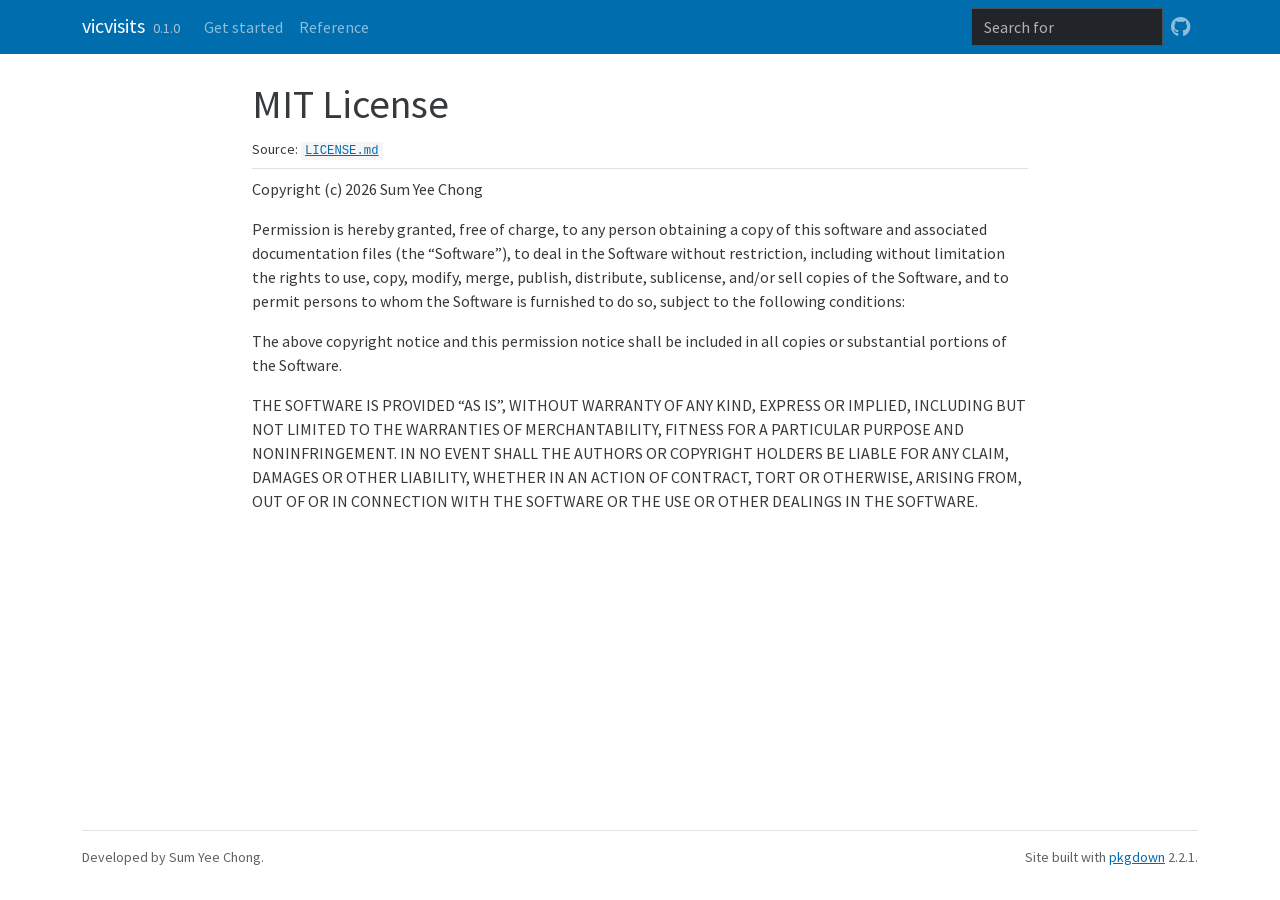
<file: docs/LICENSE.html>
<!DOCTYPE html>
<!-- Generated by pkgdown: do not edit by hand --><html lang="en"><head><meta http-equiv="Content-Type" content="text/html; charset=UTF-8"><meta charset="utf-8"><meta http-equiv="X-UA-Compatible" content="IE=edge"><meta name="viewport" content="width=device-width, initial-scale=1, shrink-to-fit=no"><title>MIT License • vicvisits</title><script src="deps/jquery-3.6.0/jquery-3.6.0.min.js"></script><meta name="viewport" content="width=device-width, initial-scale=1, shrink-to-fit=no"><link href="deps/bootstrap-5.3.8/bootstrap.min.css" rel="stylesheet"><script src="deps/bootstrap-5.3.8/bootstrap.bundle.min.js"></script><link href="deps/font-awesome-6.5.2/css/all.min.css" rel="stylesheet"><link href="deps/font-awesome-6.5.2/css/v4-shims.min.css" rel="stylesheet"><script src="deps/headroom-0.11.0/headroom.min.js"></script><script src="deps/headroom-0.11.0/jQuery.headroom.min.js"></script><script src="deps/bootstrap-toc-1.0.1/bootstrap-toc.min.js"></script><script src="deps/clipboard.js-2.0.11/clipboard.min.js"></script><script src="deps/search-1.0.0/autocomplete.jquery.min.js"></script><script src="deps/search-1.0.0/fuse.min.js"></script><script src="deps/search-1.0.0/mark.min.js"></script><!-- pkgdown --><script src="pkgdown.js"></script><meta property="og:title" content="MIT License"></head><body>
    <a href="#main" class="visually-hidden-focusable">Skip to contents</a>


    <nav class="navbar navbar-expand-lg fixed-top bg-primary" data-bs-theme="dark" aria-label="Site navigation"><div class="container">

    <a class="navbar-brand me-2" href="index.html">vicvisits</a>

    <small class="nav-text text-muted me-auto" data-bs-toggle="tooltip" data-bs-placement="bottom" title="">0.1.0</small>


    <button class="navbar-toggler" type="button" data-bs-toggle="collapse" data-bs-target="#navbar" aria-controls="navbar" aria-expanded="false" aria-label="Toggle navigation">
      <span class="navbar-toggler-icon"></span>
    </button>

    <div id="navbar" class="collapse navbar-collapse ms-3">
      <ul class="navbar-nav me-auto"><li class="nav-item"><a class="nav-link" href="articles/vicvisits.html">Get started</a></li>
<li class="nav-item"><a class="nav-link" href="reference/index.html">Reference</a></li>
      </ul><ul class="navbar-nav"><li class="nav-item"><form class="form-inline" role="search">
 <input class="form-control" type="search" name="search-input" id="search-input" autocomplete="off" aria-label="Search site" placeholder="Search for" data-search-index="search.json"></form></li>
<li class="nav-item"><a class="external-link nav-link" href="https://github.com/ETC5523-2026/etc5523-assignment-4-scho0107/" aria-label="GitHub"><span class="fa fab fa-github fa-lg"></span></a></li>
      </ul></div>


  </div>
</nav><div class="container template-title-body">
<div class="row">
  <main id="main" class="col-md-9"><div class="page-header">

      <h1>MIT License</h1>
      <small class="dont-index">Source: <a href="https://github.com/ETC5523-2026/etc5523-assignment-4-scho0107/blob/HEAD/LICENSE.md" class="external-link"><code>LICENSE.md</code></a></small>
    </div>

<div id="mit-license" class="section level1">

<p>Copyright (c) 2026 Sum Yee Chong</p>
<p>Permission is hereby granted, free of charge, to any person obtaining a copy of this software and associated documentation files (the “Software”), to deal in the Software without restriction, including without limitation the rights to use, copy, modify, merge, publish, distribute, sublicense, and/or sell copies of the Software, and to permit persons to whom the Software is furnished to do so, subject to the following conditions:</p>
<p>The above copyright notice and this permission notice shall be included in all copies or substantial portions of the Software.</p>
<p>THE SOFTWARE IS PROVIDED “AS IS”, WITHOUT WARRANTY OF ANY KIND, EXPRESS OR IMPLIED, INCLUDING BUT NOT LIMITED TO THE WARRANTIES OF MERCHANTABILITY, FITNESS FOR A PARTICULAR PURPOSE AND NONINFRINGEMENT. IN NO EVENT SHALL THE AUTHORS OR COPYRIGHT HOLDERS BE LIABLE FOR ANY CLAIM, DAMAGES OR OTHER LIABILITY, WHETHER IN AN ACTION OF CONTRACT, TORT OR OTHERWISE, ARISING FROM, OUT OF OR IN CONNECTION WITH THE SOFTWARE OR THE USE OR OTHER DEALINGS IN THE SOFTWARE.</p>
</div>

  </main></div>


    <footer><div class="pkgdown-footer-left">
  <p>Developed by Sum Yee Chong.</p>
</div>

<div class="pkgdown-footer-right">
  <p>Site built with <a href="https://pkgdown.r-lib.org/" class="external-link">pkgdown</a> 2.2.1.</p>
</div>

    </footer></div>





  </body></html>
</file>
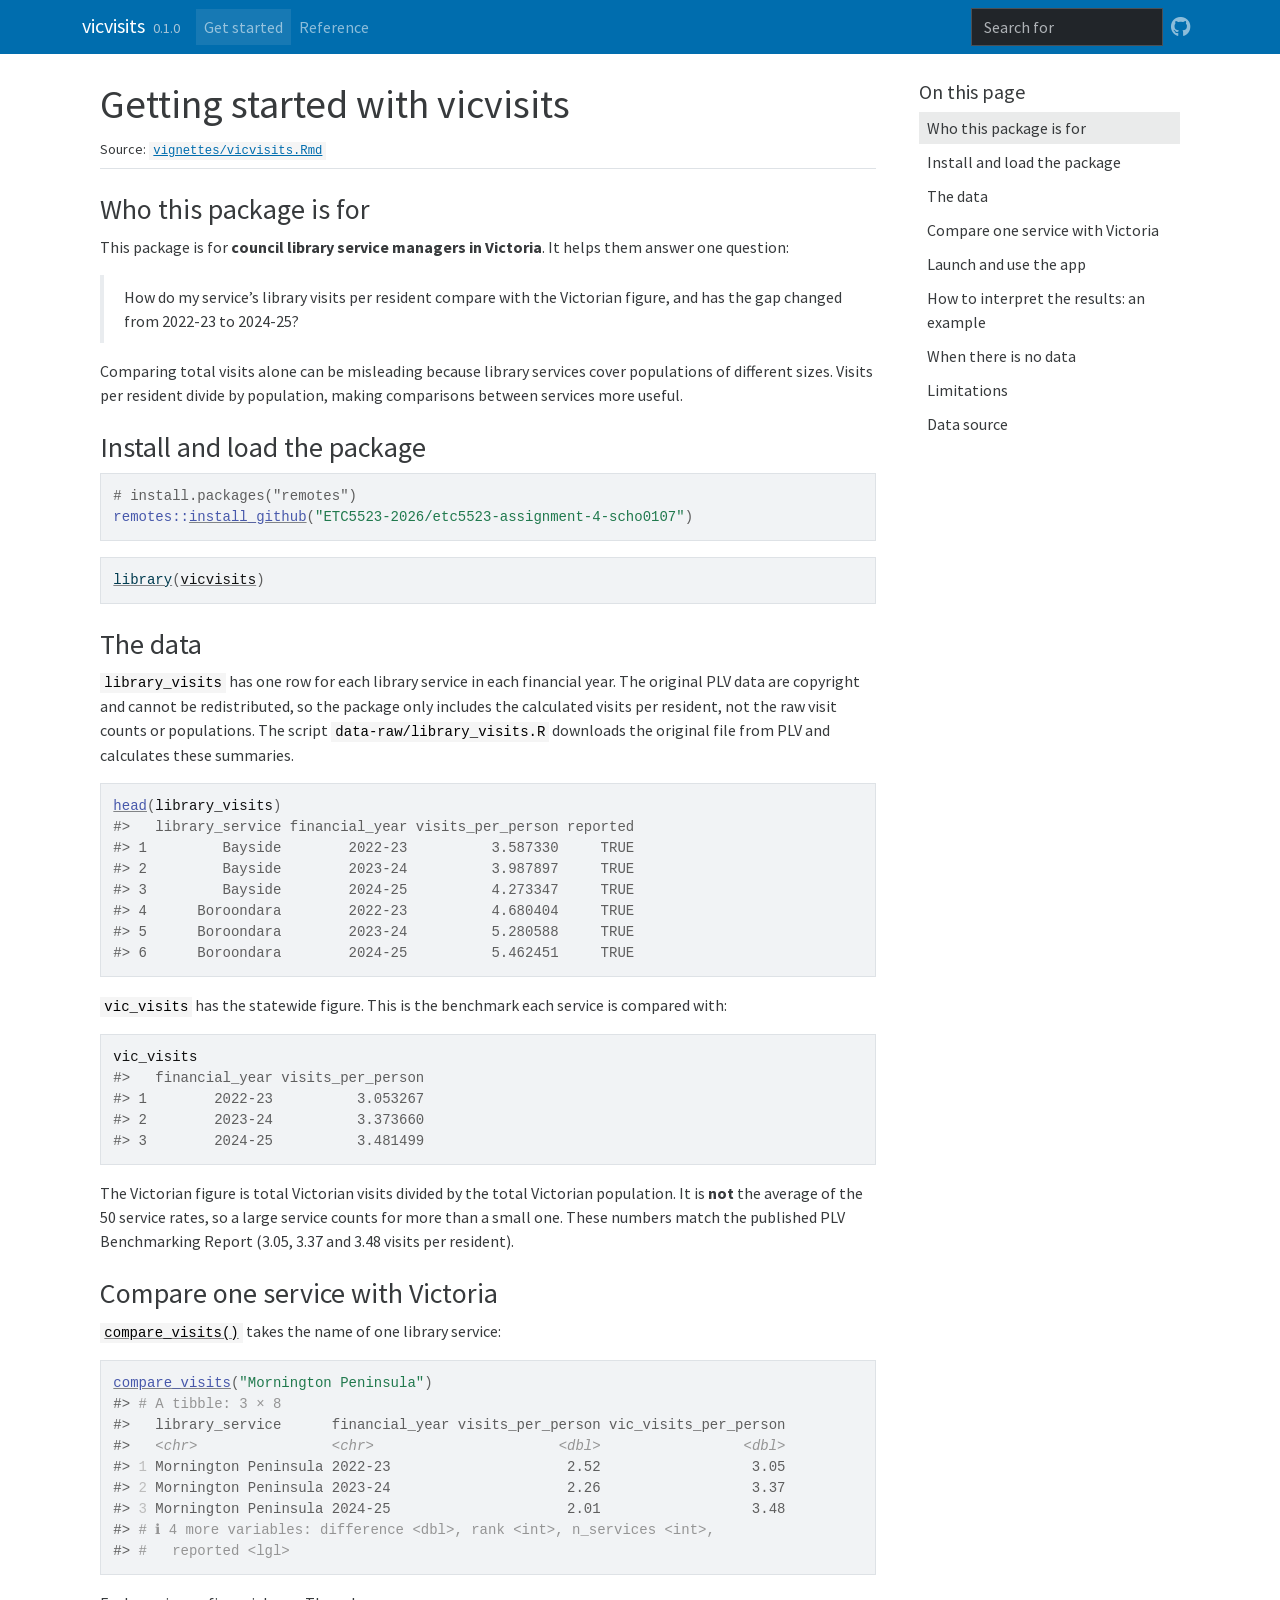
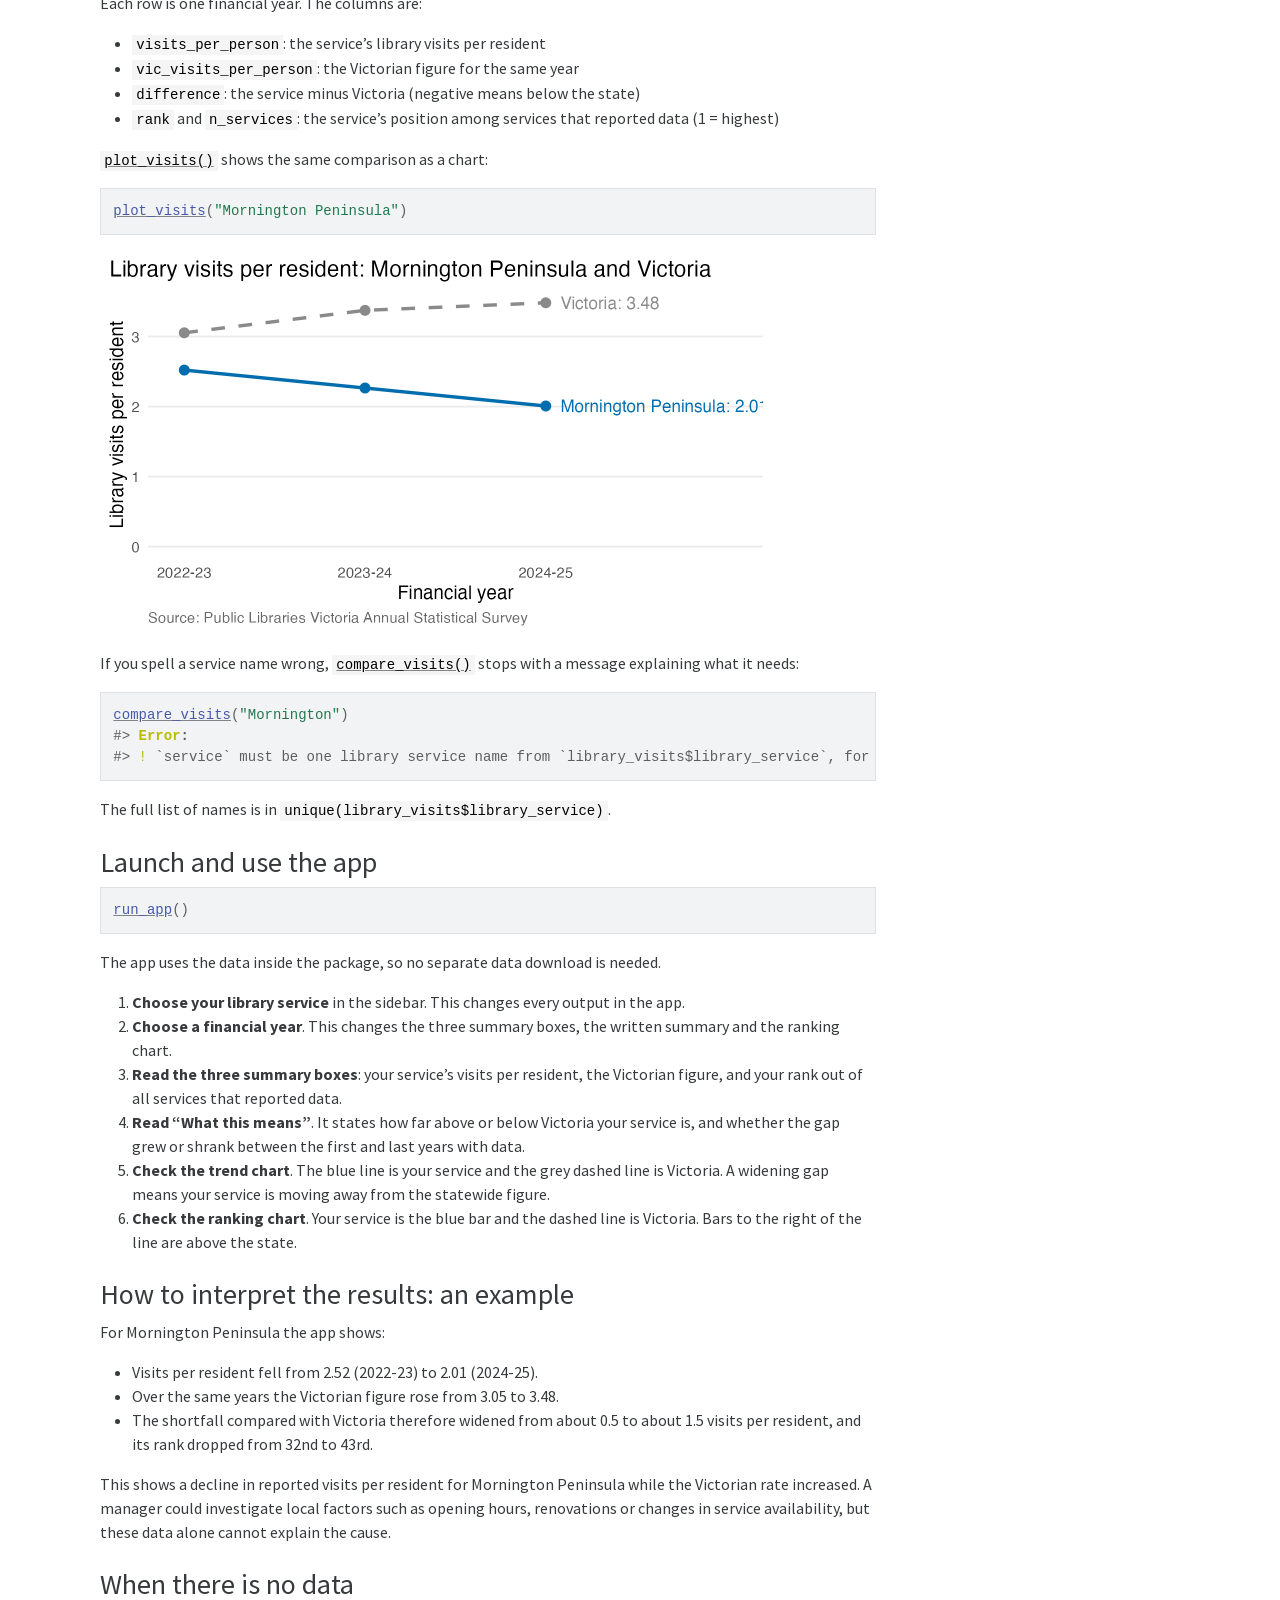
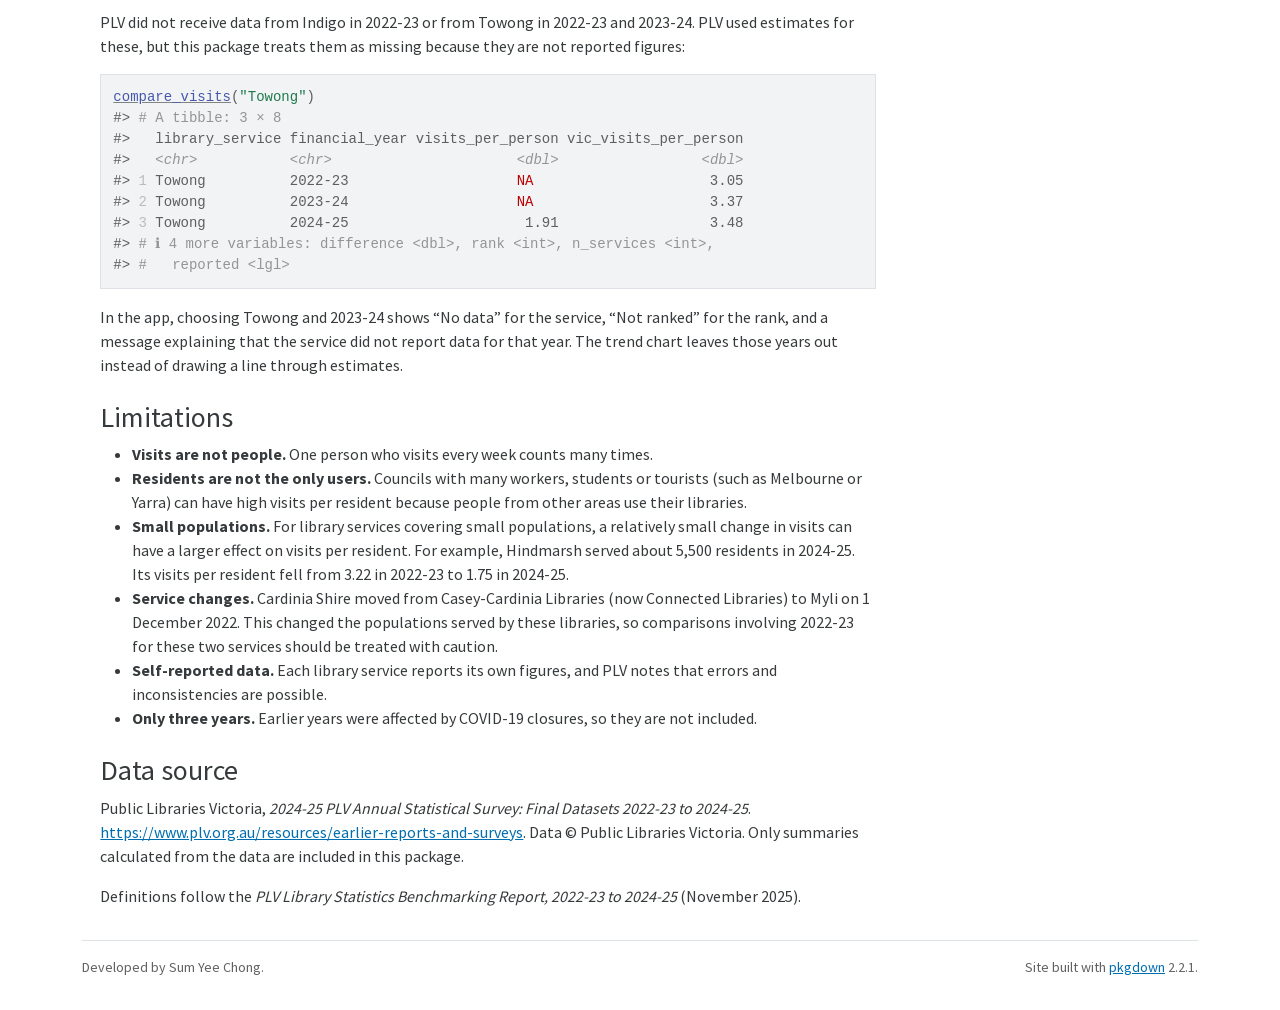
<file: docs/articles/vicvisits.html>
<!DOCTYPE html>
<!-- Generated by pkgdown: do not edit by hand --><html lang="en">
<head>
<meta http-equiv="Content-Type" content="text/html; charset=UTF-8">
<meta charset="utf-8">
<meta http-equiv="X-UA-Compatible" content="IE=edge">
<meta name="viewport" content="width=device-width, initial-scale=1, shrink-to-fit=no">
<title>Getting started with vicvisits • vicvisits</title>
<script src="../deps/jquery-3.6.0/jquery-3.6.0.min.js"></script><meta name="viewport" content="width=device-width, initial-scale=1, shrink-to-fit=no">
<link href="../deps/bootstrap-5.3.8/bootstrap.min.css" rel="stylesheet">
<script src="../deps/bootstrap-5.3.8/bootstrap.bundle.min.js"></script><link href="../deps/font-awesome-6.5.2/css/all.min.css" rel="stylesheet">
<link href="../deps/font-awesome-6.5.2/css/v4-shims.min.css" rel="stylesheet">
<script src="../deps/headroom-0.11.0/headroom.min.js"></script><script src="../deps/headroom-0.11.0/jQuery.headroom.min.js"></script><script src="../deps/bootstrap-toc-1.0.1/bootstrap-toc.min.js"></script><script src="../deps/clipboard.js-2.0.11/clipboard.min.js"></script><script src="../deps/search-1.0.0/autocomplete.jquery.min.js"></script><script src="../deps/search-1.0.0/fuse.min.js"></script><script src="../deps/search-1.0.0/mark.min.js"></script><!-- pkgdown --><script src="../pkgdown.js"></script><meta property="og:title" content="Getting started with vicvisits">
</head>
<body>
    <a href="#main" class="visually-hidden-focusable">Skip to contents</a>


    <nav class="navbar navbar-expand-lg fixed-top bg-primary" data-bs-theme="dark" aria-label="Site navigation"><div class="container">

    <a class="navbar-brand me-2" href="../index.html">vicvisits</a>

    <small class="nav-text text-muted me-auto" data-bs-toggle="tooltip" data-bs-placement="bottom" title="">0.1.0</small>


    <button class="navbar-toggler" type="button" data-bs-toggle="collapse" data-bs-target="#navbar" aria-controls="navbar" aria-expanded="false" aria-label="Toggle navigation">
      <span class="navbar-toggler-icon"></span>
    </button>

    <div id="navbar" class="collapse navbar-collapse ms-3">
      <ul class="navbar-nav me-auto">
<li class="active nav-item"><a class="nav-link" href="../articles/vicvisits.html">Get started</a></li>
<li class="nav-item"><a class="nav-link" href="../reference/index.html">Reference</a></li>
      </ul>
<ul class="navbar-nav">
<li class="nav-item"><form class="form-inline" role="search">
 <input class="form-control" type="search" name="search-input" id="search-input" autocomplete="off" aria-label="Search site" placeholder="Search for" data-search-index="../search.json">
</form></li>
<li class="nav-item"><a class="external-link nav-link" href="https://github.com/ETC5523-2026/etc5523-assignment-4-scho0107/" aria-label="GitHub"><span class="fa fab fa-github fa-lg"></span></a></li>
      </ul>
</div>


  </div>
</nav><div class="container template-article">




<div class="row">
  <main id="main" class="col-md-9"><div class="page-header">

      <h1>Getting started with vicvisits</h1>
            
      
      <small class="dont-index">Source: <a href="https://github.com/ETC5523-2026/etc5523-assignment-4-scho0107/blob/HEAD/vignettes/vicvisits.Rmd" class="external-link"><code>vignettes/vicvisits.Rmd</code></a></small>
      <div class="d-none name"><code>vicvisits.Rmd</code></div>
    </div>

    
    
<div class="section level2">
<h2 id="who-this-package-is-for">Who this package is for<a class="anchor" aria-label="anchor" href="#who-this-package-is-for"></a>
</h2>
<p>This package is for <strong>council library service managers in
Victoria</strong>. It helps them answer one question:</p>
<blockquote>
<p>How do my service’s library visits per resident compare with the
Victorian figure, and has the gap changed from 2022-23 to 2024-25?</p>
</blockquote>
<p>Comparing total visits alone can be misleading because library
services cover populations of different sizes. Visits per resident
divide by population, making comparisons between services more
useful.</p>
</div>
<div class="section level2">
<h2 id="install-and-load-the-package">Install and load the package<a class="anchor" aria-label="anchor" href="#install-and-load-the-package"></a>
</h2>
<div class="sourceCode" id="cb1"><pre class="downlit sourceCode r">
<code class="sourceCode R"><span><span class="co"># install.packages("remotes")</span></span>
<span><span class="fu">remotes</span><span class="fu">::</span><span class="fu"><a href="https://remotes.r-lib.org/reference/install_github.html" class="external-link">install_github</a></span><span class="op">(</span><span class="st">"ETC5523-2026/etc5523-assignment-4-scho0107"</span><span class="op">)</span></span></code></pre></div>
<div class="sourceCode" id="cb2"><pre class="downlit sourceCode r">
<code class="sourceCode R"><span><span class="kw"><a href="https://rdrr.io/r/base/library.html" class="external-link">library</a></span><span class="op">(</span><span class="va"><a href="https://github.com/ETC5523-2026/etc5523-assignment-4-scho0107" class="external-link">vicvisits</a></span><span class="op">)</span></span></code></pre></div>
</div>
<div class="section level2">
<h2 id="the-data">The data<a class="anchor" aria-label="anchor" href="#the-data"></a>
</h2>
<p><code>library_visits</code> has one row for each library service in
each financial year. The original PLV data are copyright and cannot be
redistributed, so the package only includes the calculated visits per
resident, not the raw visit counts or populations. The script
<code>data-raw/library_visits.R</code> downloads the original file from
PLV and calculates these summaries.</p>
<div class="sourceCode" id="cb3"><pre class="downlit sourceCode r">
<code class="sourceCode R"><span><span class="fu"><a href="https://rdrr.io/r/utils/head.html" class="external-link">head</a></span><span class="op">(</span><span class="va">library_visits</span><span class="op">)</span></span>
<span><span class="co">#&gt;   library_service financial_year visits_per_person reported</span></span>
<span><span class="co">#&gt; 1         Bayside        2022-23          3.587330     TRUE</span></span>
<span><span class="co">#&gt; 2         Bayside        2023-24          3.987897     TRUE</span></span>
<span><span class="co">#&gt; 3         Bayside        2024-25          4.273347     TRUE</span></span>
<span><span class="co">#&gt; 4      Boroondara        2022-23          4.680404     TRUE</span></span>
<span><span class="co">#&gt; 5      Boroondara        2023-24          5.280588     TRUE</span></span>
<span><span class="co">#&gt; 6      Boroondara        2024-25          5.462451     TRUE</span></span></code></pre></div>
<p><code>vic_visits</code> has the statewide figure. This is the
benchmark each service is compared with:</p>
<div class="sourceCode" id="cb4"><pre class="downlit sourceCode r">
<code class="sourceCode R"><span><span class="va">vic_visits</span></span>
<span><span class="co">#&gt;   financial_year visits_per_person</span></span>
<span><span class="co">#&gt; 1        2022-23          3.053267</span></span>
<span><span class="co">#&gt; 2        2023-24          3.373660</span></span>
<span><span class="co">#&gt; 3        2024-25          3.481499</span></span></code></pre></div>
<p>The Victorian figure is total Victorian visits divided by the total
Victorian population. It is <strong>not</strong> the average of the 50
service rates, so a large service counts for more than a small one.
These numbers match the published PLV Benchmarking Report (3.05, 3.37
and 3.48 visits per resident).</p>
</div>
<div class="section level2">
<h2 id="compare-one-service-with-victoria">Compare one service with Victoria<a class="anchor" aria-label="anchor" href="#compare-one-service-with-victoria"></a>
</h2>
<p><code><a href="../reference/compare_visits.html">compare_visits()</a></code> takes the name of one library
service:</p>
<div class="sourceCode" id="cb5"><pre class="downlit sourceCode r">
<code class="sourceCode R"><span><span class="fu"><a href="../reference/compare_visits.html">compare_visits</a></span><span class="op">(</span><span class="st">"Mornington Peninsula"</span><span class="op">)</span></span>
<span><span class="co">#&gt; <span style="color: #949494;"># A tibble: 3 × 8</span></span></span>
<span><span class="co">#&gt;   library_service      financial_year visits_per_person vic_visits_per_person</span></span>
<span><span class="co">#&gt;   <span style="color: #949494; font-style: italic;">&lt;chr&gt;</span>                <span style="color: #949494; font-style: italic;">&lt;chr&gt;</span>                      <span style="color: #949494; font-style: italic;">&lt;dbl&gt;</span>                 <span style="color: #949494; font-style: italic;">&lt;dbl&gt;</span></span></span>
<span><span class="co">#&gt; <span style="color: #BCBCBC;">1</span> Mornington Peninsula 2022-23                     2.52                  3.05</span></span>
<span><span class="co">#&gt; <span style="color: #BCBCBC;">2</span> Mornington Peninsula 2023-24                     2.26                  3.37</span></span>
<span><span class="co">#&gt; <span style="color: #BCBCBC;">3</span> Mornington Peninsula 2024-25                     2.01                  3.48</span></span>
<span><span class="co">#&gt; <span style="color: #949494;"># ℹ 4 more variables: difference &lt;dbl&gt;, rank &lt;int&gt;, n_services &lt;int&gt;,</span></span></span>
<span><span class="co">#&gt; <span style="color: #949494;">#   reported &lt;lgl&gt;</span></span></span></code></pre></div>
<p>Each row is one financial year. The columns are:</p>
<ul>
<li>
<code>visits_per_person</code>: the service’s library visits per
resident</li>
<li>
<code>vic_visits_per_person</code>: the Victorian figure for the
same year</li>
<li>
<code>difference</code>: the service minus Victoria (negative means
below the state)</li>
<li>
<code>rank</code> and <code>n_services</code>: the service’s
position among services that reported data (1 = highest)</li>
</ul>
<p><code><a href="../reference/plot_visits.html">plot_visits()</a></code> shows the same comparison as a chart:</p>
<div class="sourceCode" id="cb6"><pre class="downlit sourceCode r">
<code class="sourceCode R"><span><span class="fu"><a href="../reference/plot_visits.html">plot_visits</a></span><span class="op">(</span><span class="st">"Mornington Peninsula"</span><span class="op">)</span></span></code></pre></div>
<p><img src="vicvisits_files/figure-html/unnamed-chunk-7-1.png" class="r-plt" alt="Line chart of library visits per resident for Mornington Peninsula and Victoria, 2022-23 to 2024-25." width="672"></p>
<p>If you spell a service name wrong, <code><a href="../reference/compare_visits.html">compare_visits()</a></code>
stops with a message explaining what it needs:</p>
<div class="sourceCode" id="cb7"><pre class="downlit sourceCode r">
<code class="sourceCode R"><span><span class="fu"><a href="../reference/compare_visits.html">compare_visits</a></span><span class="op">(</span><span class="st">"Mornington"</span><span class="op">)</span></span>
<span><span class="co">#&gt; <span style="color: #BBBB00; font-weight: bold;">Error</span><span style="font-weight: bold;">:</span></span></span>
<span><span class="co">#&gt; <span style="color: #BBBB00;">!</span> `service` must be one library service name from `library_visits$library_service`, for example "Yarra".</span></span></code></pre></div>
<p>The full list of names is in
<code>unique(library_visits$library_service)</code>.</p>
</div>
<div class="section level2">
<h2 id="launch-and-use-the-app">Launch and use the app<a class="anchor" aria-label="anchor" href="#launch-and-use-the-app"></a>
</h2>
<div class="sourceCode" id="cb8"><pre class="downlit sourceCode r">
<code class="sourceCode R"><span><span class="fu"><a href="../reference/run_app.html">run_app</a></span><span class="op">(</span><span class="op">)</span></span></code></pre></div>
<p>The app uses the data inside the package, so no separate data
download is needed.</p>
<ol style="list-style-type: decimal">
<li>
<strong>Choose your library service</strong> in the sidebar. This
changes every output in the app.</li>
<li>
<strong>Choose a financial year</strong>. This changes the three
summary boxes, the written summary and the ranking chart.</li>
<li>
<strong>Read the three summary boxes</strong>: your service’s visits
per resident, the Victorian figure, and your rank out of all services
that reported data.</li>
<li>
<strong>Read “What this means”</strong>. It states how far above or
below Victoria your service is, and whether the gap grew or shrank
between the first and last years with data.</li>
<li>
<strong>Check the trend chart</strong>. The blue line is your
service and the grey dashed line is Victoria. A widening gap means your
service is moving away from the statewide figure.</li>
<li>
<strong>Check the ranking chart</strong>. Your service is the blue
bar and the dashed line is Victoria. Bars to the right of the line are
above the state.</li>
</ol>
</div>
<div class="section level2">
<h2 id="how-to-interpret-the-results-an-example">How to interpret the results: an example<a class="anchor" aria-label="anchor" href="#how-to-interpret-the-results-an-example"></a>
</h2>
<p>For Mornington Peninsula the app shows:</p>
<ul>
<li>Visits per resident fell from 2.52 (2022-23) to 2.01 (2024-25).</li>
<li>Over the same years the Victorian figure rose from 3.05 to
3.48.</li>
<li>The shortfall compared with Victoria therefore widened from about
0.5 to about 1.5 visits per resident, and its rank dropped from 32nd to
43rd.</li>
</ul>
<p>This shows a decline in reported visits per resident for Mornington
Peninsula while the Victorian rate increased. A manager could
investigate local factors such as opening hours, renovations or changes
in service availability, but these data alone cannot explain the
cause.</p>
</div>
<div class="section level2">
<h2 id="when-there-is-no-data">When there is no data<a class="anchor" aria-label="anchor" href="#when-there-is-no-data"></a>
</h2>
<p>PLV did not receive data from Indigo in 2022-23 or from Towong in
2022-23 and 2023-24. PLV used estimates for these, but this package
treats them as missing because they are not reported figures:</p>
<div class="sourceCode" id="cb9"><pre class="downlit sourceCode r">
<code class="sourceCode R"><span><span class="fu"><a href="../reference/compare_visits.html">compare_visits</a></span><span class="op">(</span><span class="st">"Towong"</span><span class="op">)</span></span>
<span><span class="co">#&gt; <span style="color: #949494;"># A tibble: 3 × 8</span></span></span>
<span><span class="co">#&gt;   library_service financial_year visits_per_person vic_visits_per_person</span></span>
<span><span class="co">#&gt;   <span style="color: #949494; font-style: italic;">&lt;chr&gt;</span>           <span style="color: #949494; font-style: italic;">&lt;chr&gt;</span>                      <span style="color: #949494; font-style: italic;">&lt;dbl&gt;</span>                 <span style="color: #949494; font-style: italic;">&lt;dbl&gt;</span></span></span>
<span><span class="co">#&gt; <span style="color: #BCBCBC;">1</span> Towong          2022-23                    <span style="color: #BB0000;">NA</span>                     3.05</span></span>
<span><span class="co">#&gt; <span style="color: #BCBCBC;">2</span> Towong          2023-24                    <span style="color: #BB0000;">NA</span>                     3.37</span></span>
<span><span class="co">#&gt; <span style="color: #BCBCBC;">3</span> Towong          2024-25                     1.91                  3.48</span></span>
<span><span class="co">#&gt; <span style="color: #949494;"># ℹ 4 more variables: difference &lt;dbl&gt;, rank &lt;int&gt;, n_services &lt;int&gt;,</span></span></span>
<span><span class="co">#&gt; <span style="color: #949494;">#   reported &lt;lgl&gt;</span></span></span></code></pre></div>
<p>In the app, choosing Towong and 2023-24 shows “No data” for the
service, “Not ranked” for the rank, and a message explaining that the
service did not report data for that year. The trend chart leaves those
years out instead of drawing a line through estimates.</p>
</div>
<div class="section level2">
<h2 id="limitations">Limitations<a class="anchor" aria-label="anchor" href="#limitations"></a>
</h2>
<ul>
<li>
<strong>Visits are not people.</strong> One person who visits every
week counts many times.</li>
<li>
<strong>Residents are not the only users.</strong> Councils with
many workers, students or tourists (such as Melbourne or Yarra) can have
high visits per resident because people from other areas use their
libraries.</li>
<li>
<strong>Small populations.</strong> For library services covering
small populations, a relatively small change in visits can have a larger
effect on visits per resident. For example, Hindmarsh served about 5,500
residents in 2024-25. Its visits per resident fell from 3.22 in 2022-23
to 1.75 in 2024-25.</li>
<li>
<strong>Service changes.</strong> Cardinia Shire moved from
Casey-Cardinia Libraries (now Connected Libraries) to Myli on 1 December
2022. This changed the populations served by these libraries, so
comparisons involving 2022-23 for these two services should be treated
with caution.</li>
<li>
<strong>Self-reported data.</strong> Each library service reports
its own figures, and PLV notes that errors and inconsistencies are
possible.</li>
<li>
<strong>Only three years.</strong> Earlier years were affected by
COVID-19 closures, so they are not included.</li>
</ul>
</div>
<div class="section level2">
<h2 id="data-source">Data source<a class="anchor" aria-label="anchor" href="#data-source"></a>
</h2>
<p>Public Libraries Victoria, <em>2024-25 PLV Annual Statistical Survey:
Final Datasets 2022-23 to 2024-25</em>. <a href="https://www.plv.org.au/resources/earlier-reports-and-surveys" class="external-link uri">https://www.plv.org.au/resources/earlier-reports-and-surveys</a>.
Data © Public Libraries Victoria. Only summaries calculated from the
data are included in this package.</p>
<p>Definitions follow the <em>PLV Library Statistics Benchmarking
Report, 2022-23 to 2024-25</em> (November 2025).</p>
</div>
  </main><aside class="col-md-3"><nav id="toc" aria-label="Table of contents"><h2>On this page</h2>
    </nav></aside>
</div>



    <footer><div class="pkgdown-footer-left">
  <p>Developed by Sum Yee Chong.</p>
</div>

<div class="pkgdown-footer-right">
  <p>Site built with <a href="https://pkgdown.r-lib.org/" class="external-link">pkgdown</a> 2.2.1.</p>
</div>

    </footer>
</div>





  </body>
</html>
</file>
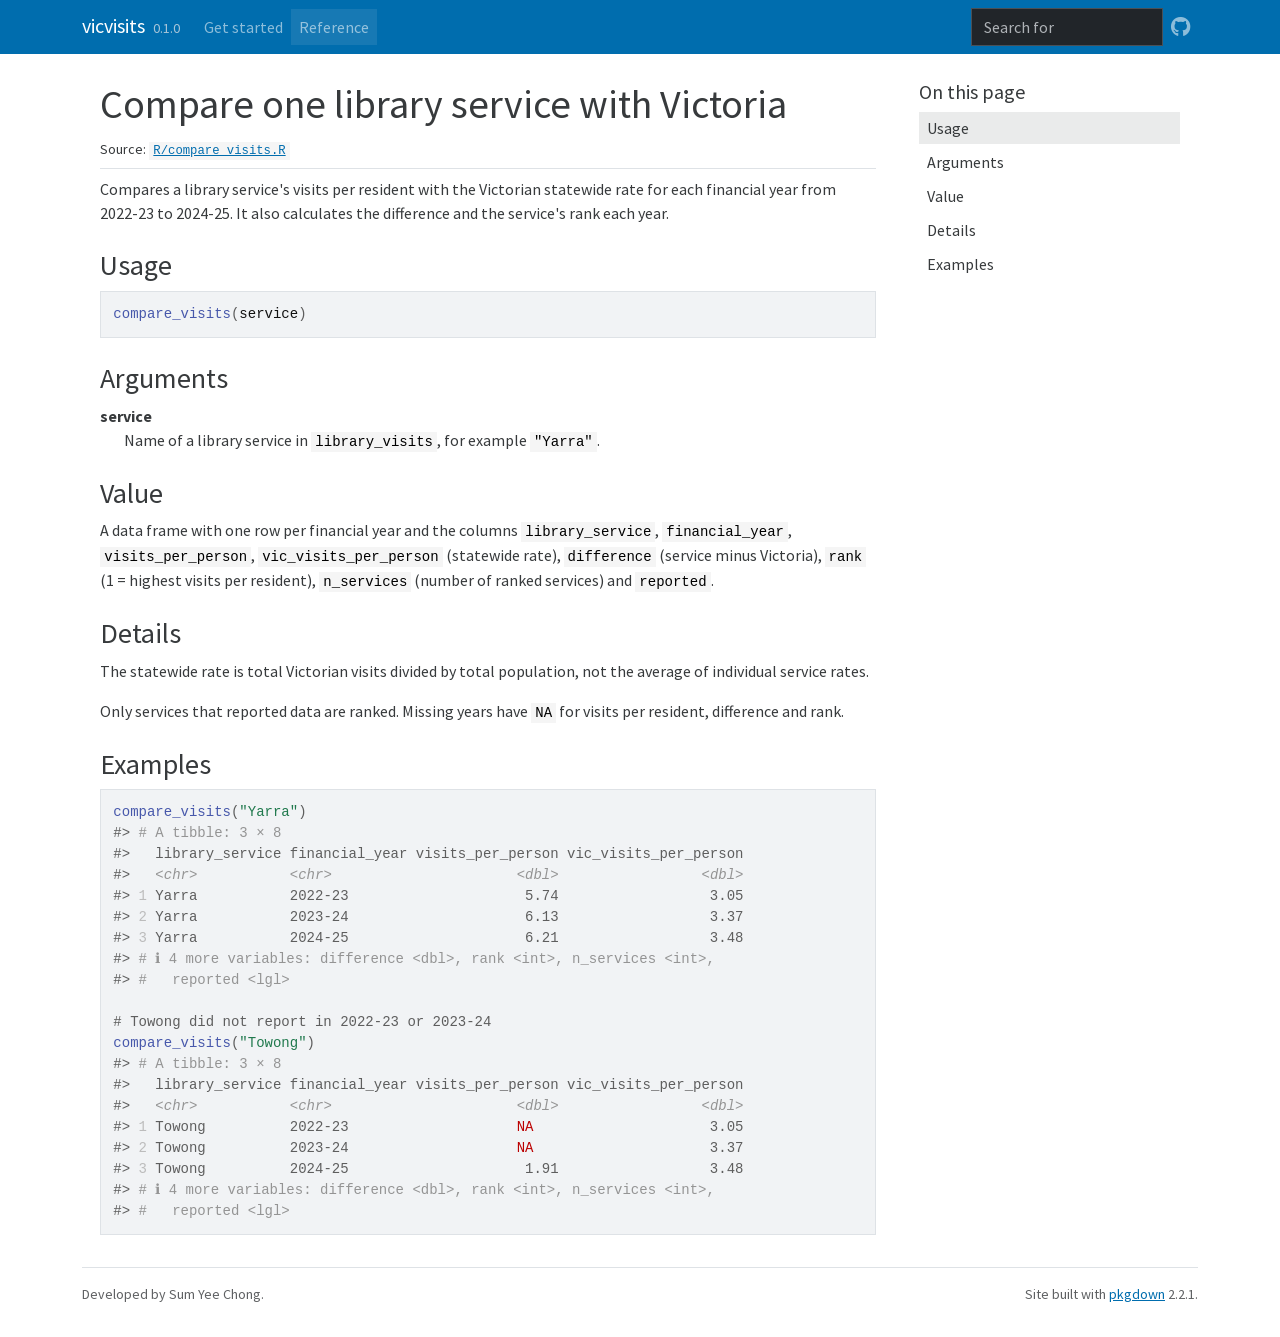
<file: docs/reference/compare_visits.html>
<!DOCTYPE html>
<!-- Generated by pkgdown: do not edit by hand --><html lang="en"><head><meta http-equiv="Content-Type" content="text/html; charset=UTF-8"><meta charset="utf-8"><meta http-equiv="X-UA-Compatible" content="IE=edge"><meta name="viewport" content="width=device-width, initial-scale=1, shrink-to-fit=no"><title>Compare one library service with Victoria — compare_visits • vicvisits</title><script src="../deps/jquery-3.6.0/jquery-3.6.0.min.js"></script><meta name="viewport" content="width=device-width, initial-scale=1, shrink-to-fit=no"><link href="../deps/bootstrap-5.3.8/bootstrap.min.css" rel="stylesheet"><script src="../deps/bootstrap-5.3.8/bootstrap.bundle.min.js"></script><link href="../deps/font-awesome-6.5.2/css/all.min.css" rel="stylesheet"><link href="../deps/font-awesome-6.5.2/css/v4-shims.min.css" rel="stylesheet"><script src="../deps/headroom-0.11.0/headroom.min.js"></script><script src="../deps/headroom-0.11.0/jQuery.headroom.min.js"></script><script src="../deps/bootstrap-toc-1.0.1/bootstrap-toc.min.js"></script><script src="../deps/clipboard.js-2.0.11/clipboard.min.js"></script><script src="../deps/search-1.0.0/autocomplete.jquery.min.js"></script><script src="../deps/search-1.0.0/fuse.min.js"></script><script src="../deps/search-1.0.0/mark.min.js"></script><!-- pkgdown --><script src="../pkgdown.js"></script><meta property="og:title" content="Compare one library service with Victoria — compare_visits"><meta name="description" content="Compares a library service's visits per resident with the Victorian
statewide rate for each financial year from 2022-23 to 2024-25.
It also calculates the difference and the service's rank each year."><meta property="og:description" content="Compares a library service's visits per resident with the Victorian
statewide rate for each financial year from 2022-23 to 2024-25.
It also calculates the difference and the service's rank each year."></head><body>
    <a href="#main" class="visually-hidden-focusable">Skip to contents</a>


    <nav class="navbar navbar-expand-lg fixed-top bg-primary" data-bs-theme="dark" aria-label="Site navigation"><div class="container">

    <a class="navbar-brand me-2" href="../index.html">vicvisits</a>

    <small class="nav-text text-muted me-auto" data-bs-toggle="tooltip" data-bs-placement="bottom" title="">0.1.0</small>


    <button class="navbar-toggler" type="button" data-bs-toggle="collapse" data-bs-target="#navbar" aria-controls="navbar" aria-expanded="false" aria-label="Toggle navigation">
      <span class="navbar-toggler-icon"></span>
    </button>

    <div id="navbar" class="collapse navbar-collapse ms-3">
      <ul class="navbar-nav me-auto"><li class="nav-item"><a class="nav-link" href="../articles/vicvisits.html">Get started</a></li>
<li class="active nav-item"><a class="nav-link" href="../reference/index.html">Reference</a></li>
      </ul><ul class="navbar-nav"><li class="nav-item"><form class="form-inline" role="search">
 <input class="form-control" type="search" name="search-input" id="search-input" autocomplete="off" aria-label="Search site" placeholder="Search for" data-search-index="../search.json"></form></li>
<li class="nav-item"><a class="external-link nav-link" href="https://github.com/ETC5523-2026/etc5523-assignment-4-scho0107/" aria-label="GitHub"><span class="fa fab fa-github fa-lg"></span></a></li>
      </ul></div>


  </div>
</nav><div class="container template-reference-topic">
<div class="row">
  <main id="main" class="col-md-9"><div class="page-header">

      <h1>Compare one library service with Victoria</h1>
      <small class="dont-index">Source: <a href="https://github.com/ETC5523-2026/etc5523-assignment-4-scho0107/blob/HEAD/R/compare_visits.R" class="external-link"><code>R/compare_visits.R</code></a></small>
      <div class="d-none name"><code>compare_visits.Rd</code></div>
    </div>

    <div class="ref-description section level2">
    <p>Compares a library service's visits per resident with the Victorian
statewide rate for each financial year from 2022-23 to 2024-25.
It also calculates the difference and the service's rank each year.</p>
    </div>

    <div class="section level2">
    <h2 id="ref-usage">Usage<a class="anchor" aria-label="anchor" href="#ref-usage"></a></h2>
    <div class="sourceCode"><pre class="sourceCode r"><code><span><span class="fu">compare_visits</span><span class="op">(</span><span class="va">service</span><span class="op">)</span></span></code></pre></div>
    </div>

    <div class="section level2">
    <h2 id="arguments">Arguments<a class="anchor" aria-label="anchor" href="#arguments"></a></h2>


<dl><dt id="arg-service">service<a class="anchor" aria-label="anchor" href="#arg-service"></a></dt>
<dd><p>Name of a library service in <code>library_visits</code>,
for example <code>"Yarra"</code>.</p></dd>

</dl></div>
    <div class="section level2">
    <h2 id="value">Value<a class="anchor" aria-label="anchor" href="#value"></a></h2>
    <p>A data frame with one row per financial year and the columns
<code>library_service</code>, <code>financial_year</code>, <code>visits_per_person</code>,
<code>vic_visits_per_person</code> (statewide rate), <code>difference</code> (service minus
Victoria), <code>rank</code> (1 = highest visits per resident), <code>n_services</code>
(number of ranked services) and <code>reported</code>.</p>
    </div>
    <div class="section level2">
    <h2 id="details">Details<a class="anchor" aria-label="anchor" href="#details"></a></h2>
    <p>The statewide rate is total Victorian visits divided by total population,
not the average of individual service rates.</p>
<p>Only services that reported data are ranked. Missing years have
<code>NA</code> for visits per resident, difference and rank.</p>
    </div>

    <div class="section level2">
    <h2 id="ref-examples">Examples<a class="anchor" aria-label="anchor" href="#ref-examples"></a></h2>
    <div class="sourceCode"><pre class="sourceCode r"><code><span class="r-in"><span><span class="fu">compare_visits</span><span class="op">(</span><span class="st">"Yarra"</span><span class="op">)</span></span></span>
<span class="r-out co"><span class="r-pr">#&gt;</span> <span style="color: #949494;"># A tibble: 3 × 8</span></span>
<span class="r-out co"><span class="r-pr">#&gt;</span>   library_service financial_year visits_per_person vic_visits_per_person</span>
<span class="r-out co"><span class="r-pr">#&gt;</span>   <span style="color: #949494; font-style: italic;">&lt;chr&gt;</span>           <span style="color: #949494; font-style: italic;">&lt;chr&gt;</span>                      <span style="color: #949494; font-style: italic;">&lt;dbl&gt;</span>                 <span style="color: #949494; font-style: italic;">&lt;dbl&gt;</span></span>
<span class="r-out co"><span class="r-pr">#&gt;</span> <span style="color: #BCBCBC;">1</span> Yarra           2022-23                     5.74                  3.05</span>
<span class="r-out co"><span class="r-pr">#&gt;</span> <span style="color: #BCBCBC;">2</span> Yarra           2023-24                     6.13                  3.37</span>
<span class="r-out co"><span class="r-pr">#&gt;</span> <span style="color: #BCBCBC;">3</span> Yarra           2024-25                     6.21                  3.48</span>
<span class="r-out co"><span class="r-pr">#&gt;</span> <span style="color: #949494;"># ℹ 4 more variables: difference &lt;dbl&gt;, rank &lt;int&gt;, n_services &lt;int&gt;,</span></span>
<span class="r-out co"><span class="r-pr">#&gt;</span> <span style="color: #949494;">#   reported &lt;lgl&gt;</span></span>
<span class="r-in"><span></span></span>
<span class="r-in"><span><span class="co"># Towong did not report in 2022-23 or 2023-24</span></span></span>
<span class="r-in"><span><span class="fu">compare_visits</span><span class="op">(</span><span class="st">"Towong"</span><span class="op">)</span></span></span>
<span class="r-out co"><span class="r-pr">#&gt;</span> <span style="color: #949494;"># A tibble: 3 × 8</span></span>
<span class="r-out co"><span class="r-pr">#&gt;</span>   library_service financial_year visits_per_person vic_visits_per_person</span>
<span class="r-out co"><span class="r-pr">#&gt;</span>   <span style="color: #949494; font-style: italic;">&lt;chr&gt;</span>           <span style="color: #949494; font-style: italic;">&lt;chr&gt;</span>                      <span style="color: #949494; font-style: italic;">&lt;dbl&gt;</span>                 <span style="color: #949494; font-style: italic;">&lt;dbl&gt;</span></span>
<span class="r-out co"><span class="r-pr">#&gt;</span> <span style="color: #BCBCBC;">1</span> Towong          2022-23                    <span style="color: #BB0000;">NA</span>                     3.05</span>
<span class="r-out co"><span class="r-pr">#&gt;</span> <span style="color: #BCBCBC;">2</span> Towong          2023-24                    <span style="color: #BB0000;">NA</span>                     3.37</span>
<span class="r-out co"><span class="r-pr">#&gt;</span> <span style="color: #BCBCBC;">3</span> Towong          2024-25                     1.91                  3.48</span>
<span class="r-out co"><span class="r-pr">#&gt;</span> <span style="color: #949494;"># ℹ 4 more variables: difference &lt;dbl&gt;, rank &lt;int&gt;, n_services &lt;int&gt;,</span></span>
<span class="r-out co"><span class="r-pr">#&gt;</span> <span style="color: #949494;">#   reported &lt;lgl&gt;</span></span>
</code></pre></div>
    </div>
  </main><aside class="col-md-3"><nav id="toc" aria-label="Table of contents"><h2>On this page</h2>
    </nav></aside></div>


    <footer><div class="pkgdown-footer-left">
  <p>Developed by Sum Yee Chong.</p>
</div>

<div class="pkgdown-footer-right">
  <p>Site built with <a href="https://pkgdown.r-lib.org/" class="external-link">pkgdown</a> 2.2.1.</p>
</div>

    </footer></div>





  </body></html>
</file>
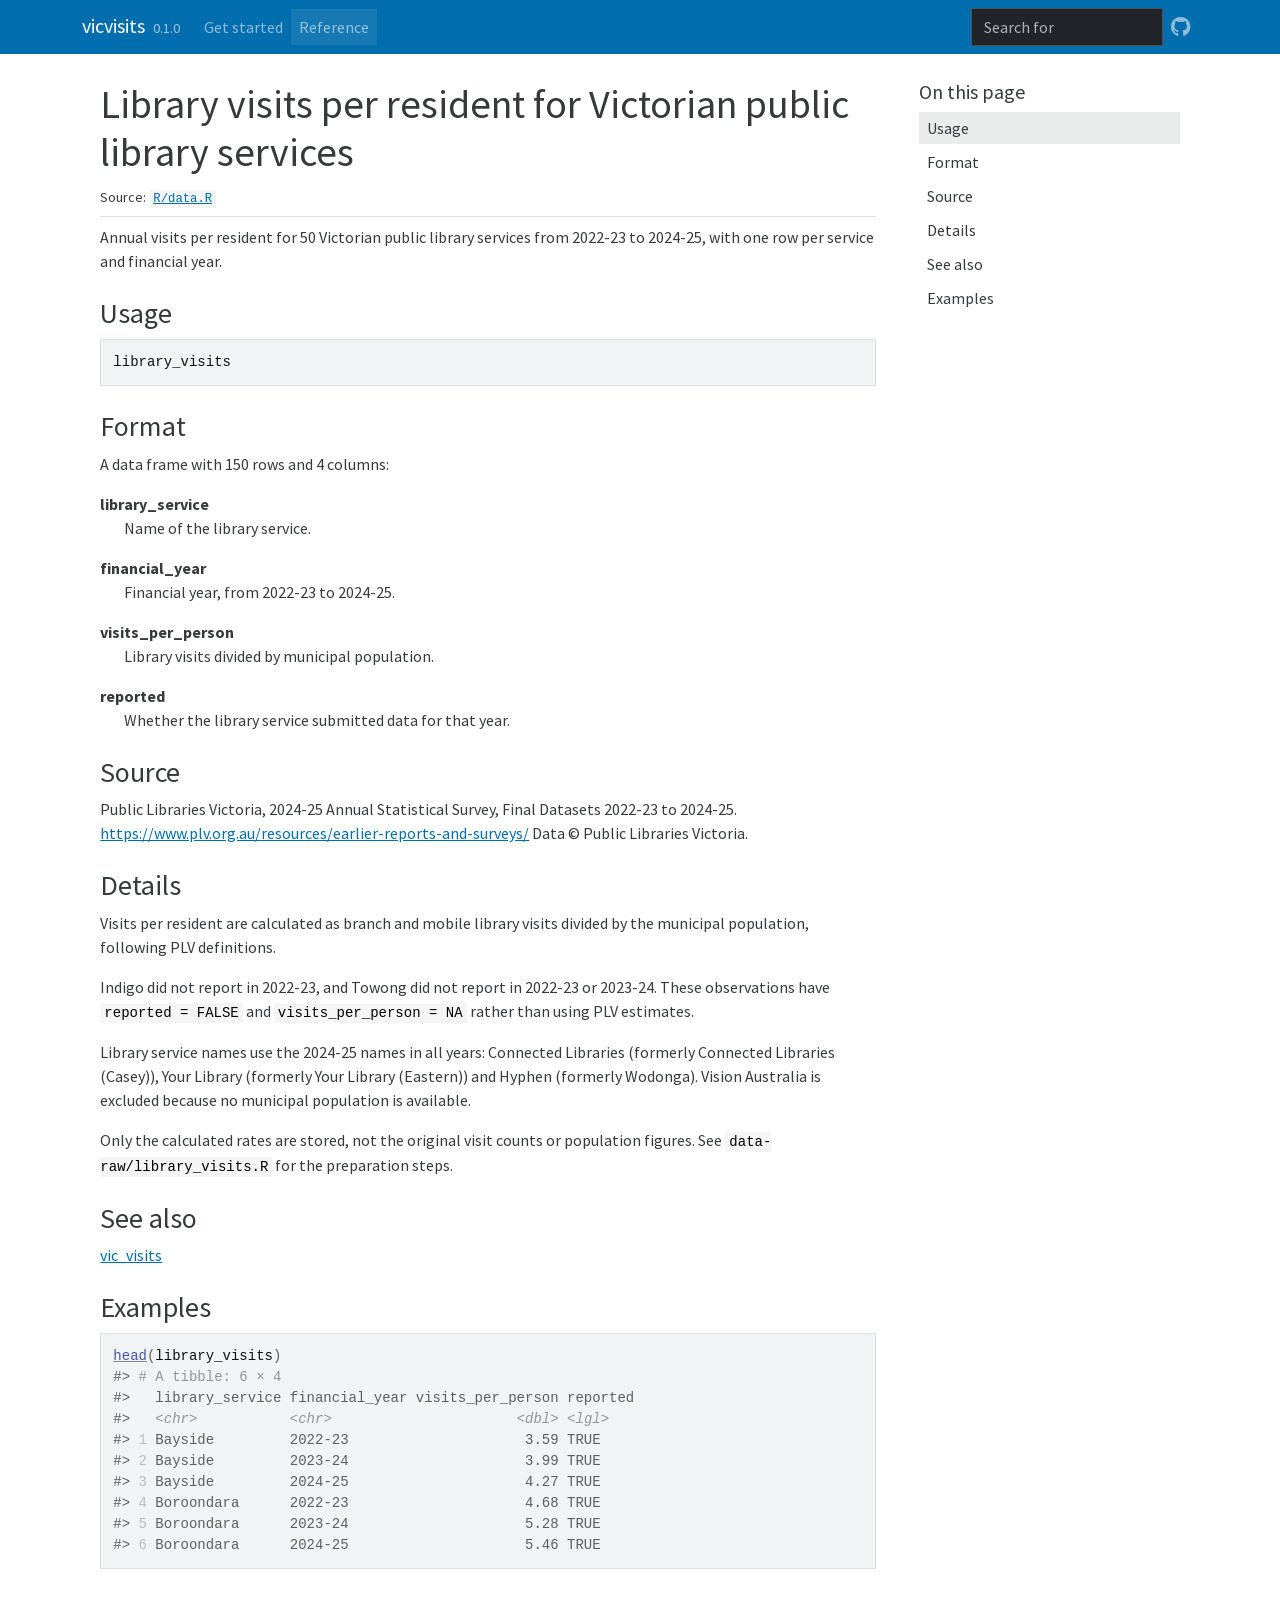
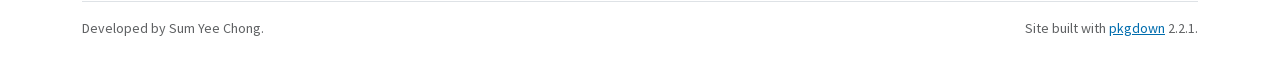
<file: docs/reference/library_visits.html>
<!DOCTYPE html>
<!-- Generated by pkgdown: do not edit by hand --><html lang="en"><head><meta http-equiv="Content-Type" content="text/html; charset=UTF-8"><meta charset="utf-8"><meta http-equiv="X-UA-Compatible" content="IE=edge"><meta name="viewport" content="width=device-width, initial-scale=1, shrink-to-fit=no"><title>Library visits per resident for Victorian public library services — library_visits • vicvisits</title><script src="../deps/jquery-3.6.0/jquery-3.6.0.min.js"></script><meta name="viewport" content="width=device-width, initial-scale=1, shrink-to-fit=no"><link href="../deps/bootstrap-5.3.8/bootstrap.min.css" rel="stylesheet"><script src="../deps/bootstrap-5.3.8/bootstrap.bundle.min.js"></script><link href="../deps/font-awesome-6.5.2/css/all.min.css" rel="stylesheet"><link href="../deps/font-awesome-6.5.2/css/v4-shims.min.css" rel="stylesheet"><script src="../deps/headroom-0.11.0/headroom.min.js"></script><script src="../deps/headroom-0.11.0/jQuery.headroom.min.js"></script><script src="../deps/bootstrap-toc-1.0.1/bootstrap-toc.min.js"></script><script src="../deps/clipboard.js-2.0.11/clipboard.min.js"></script><script src="../deps/search-1.0.0/autocomplete.jquery.min.js"></script><script src="../deps/search-1.0.0/fuse.min.js"></script><script src="../deps/search-1.0.0/mark.min.js"></script><!-- pkgdown --><script src="../pkgdown.js"></script><meta property="og:title" content="Library visits per resident for Victorian public library services — library_visits"><meta name="description" content="Annual visits per resident for 50 Victorian public library services
from 2022-23 to 2024-25, with one row per service and financial year."><meta property="og:description" content="Annual visits per resident for 50 Victorian public library services
from 2022-23 to 2024-25, with one row per service and financial year."></head><body>
    <a href="#main" class="visually-hidden-focusable">Skip to contents</a>


    <nav class="navbar navbar-expand-lg fixed-top bg-primary" data-bs-theme="dark" aria-label="Site navigation"><div class="container">

    <a class="navbar-brand me-2" href="../index.html">vicvisits</a>

    <small class="nav-text text-muted me-auto" data-bs-toggle="tooltip" data-bs-placement="bottom" title="">0.1.0</small>


    <button class="navbar-toggler" type="button" data-bs-toggle="collapse" data-bs-target="#navbar" aria-controls="navbar" aria-expanded="false" aria-label="Toggle navigation">
      <span class="navbar-toggler-icon"></span>
    </button>

    <div id="navbar" class="collapse navbar-collapse ms-3">
      <ul class="navbar-nav me-auto"><li class="nav-item"><a class="nav-link" href="../articles/vicvisits.html">Get started</a></li>
<li class="active nav-item"><a class="nav-link" href="../reference/index.html">Reference</a></li>
      </ul><ul class="navbar-nav"><li class="nav-item"><form class="form-inline" role="search">
 <input class="form-control" type="search" name="search-input" id="search-input" autocomplete="off" aria-label="Search site" placeholder="Search for" data-search-index="../search.json"></form></li>
<li class="nav-item"><a class="external-link nav-link" href="https://github.com/ETC5523-2026/etc5523-assignment-4-scho0107/" aria-label="GitHub"><span class="fa fab fa-github fa-lg"></span></a></li>
      </ul></div>


  </div>
</nav><div class="container template-reference-topic">
<div class="row">
  <main id="main" class="col-md-9"><div class="page-header">

      <h1>Library visits per resident for Victorian public library services</h1>
      <small class="dont-index">Source: <a href="https://github.com/ETC5523-2026/etc5523-assignment-4-scho0107/blob/HEAD/R/data.R" class="external-link"><code>R/data.R</code></a></small>
      <div class="d-none name"><code>library_visits.Rd</code></div>
    </div>

    <div class="ref-description section level2">
    <p>Annual visits per resident for 50 Victorian public library services
from 2022-23 to 2024-25, with one row per service and financial year.</p>
    </div>

    <div class="section level2">
    <h2 id="ref-usage">Usage<a class="anchor" aria-label="anchor" href="#ref-usage"></a></h2>
    <div class="sourceCode"><pre class="sourceCode r"><code><span><span class="va">library_visits</span></span></code></pre></div>
    </div>

    <div class="section level2">
    <h2 id="format">Format<a class="anchor" aria-label="anchor" href="#format"></a></h2>
    <p>A data frame with 150 rows and 4 columns:</p><dl><dt>library_service</dt>
<dd><p>Name of the library service.</p></dd>

<dt>financial_year</dt>
<dd><p>Financial year, from 2022-23 to 2024-25.</p></dd>

<dt>visits_per_person</dt>
<dd><p>Library visits divided by municipal population.</p></dd>

<dt>reported</dt>
<dd><p>Whether the library service submitted data for that year.</p></dd>


</dl></div>
    <div class="section level2">
    <h2 id="source">Source<a class="anchor" aria-label="anchor" href="#source"></a></h2>
    <p>Public Libraries Victoria, 2024-25 Annual Statistical Survey,
Final Datasets 2022-23 to 2024-25.
<a href="https://www.plv.org.au/resources/earlier-reports-and-surveys/" class="external-link">https://www.plv.org.au/resources/earlier-reports-and-surveys/</a>
Data © Public Libraries Victoria.</p>
    </div>
    <div class="section level2">
    <h2 id="details">Details<a class="anchor" aria-label="anchor" href="#details"></a></h2>
    <p>Visits per resident are calculated as branch and mobile library visits
divided by the municipal population, following PLV definitions.</p>
<p>Indigo did not report in 2022-23, and Towong did not report in 2022-23
or 2023-24. These observations have <code>reported = FALSE</code> and
<code>visits_per_person = NA</code> rather than using PLV estimates.</p>
<p>Library service names use the 2024-25 names in all years: Connected
Libraries (formerly Connected Libraries (Casey)), Your Library (formerly
Your Library (Eastern)) and Hyphen (formerly Wodonga). Vision Australia
is excluded because no municipal population is available.</p>
<p>Only the calculated rates are stored, not the original visit counts
or population figures. See <code>data-raw/library_visits.R</code> for the
preparation steps.</p>
    </div>
    <div class="section level2">
    <h2 id="see-also">See also<a class="anchor" aria-label="anchor" href="#see-also"></a></h2>
    <div class="dont-index"><p><a href="vic_visits.html">vic_visits</a></p></div>
    </div>

    <div class="section level2">
    <h2 id="ref-examples">Examples<a class="anchor" aria-label="anchor" href="#ref-examples"></a></h2>
    <div class="sourceCode"><pre class="sourceCode r"><code><span class="r-in"><span><span class="fu"><a href="https://rdrr.io/r/utils/head.html" class="external-link">head</a></span><span class="op">(</span><span class="va">library_visits</span><span class="op">)</span></span></span>
<span class="r-out co"><span class="r-pr">#&gt;</span> <span style="color: #949494;"># A tibble: 6 × 4</span></span>
<span class="r-out co"><span class="r-pr">#&gt;</span>   library_service financial_year visits_per_person reported</span>
<span class="r-out co"><span class="r-pr">#&gt;</span>   <span style="color: #949494; font-style: italic;">&lt;chr&gt;</span>           <span style="color: #949494; font-style: italic;">&lt;chr&gt;</span>                      <span style="color: #949494; font-style: italic;">&lt;dbl&gt;</span> <span style="color: #949494; font-style: italic;">&lt;lgl&gt;</span>   </span>
<span class="r-out co"><span class="r-pr">#&gt;</span> <span style="color: #BCBCBC;">1</span> Bayside         2022-23                     3.59 TRUE    </span>
<span class="r-out co"><span class="r-pr">#&gt;</span> <span style="color: #BCBCBC;">2</span> Bayside         2023-24                     3.99 TRUE    </span>
<span class="r-out co"><span class="r-pr">#&gt;</span> <span style="color: #BCBCBC;">3</span> Bayside         2024-25                     4.27 TRUE    </span>
<span class="r-out co"><span class="r-pr">#&gt;</span> <span style="color: #BCBCBC;">4</span> Boroondara      2022-23                     4.68 TRUE    </span>
<span class="r-out co"><span class="r-pr">#&gt;</span> <span style="color: #BCBCBC;">5</span> Boroondara      2023-24                     5.28 TRUE    </span>
<span class="r-out co"><span class="r-pr">#&gt;</span> <span style="color: #BCBCBC;">6</span> Boroondara      2024-25                     5.46 TRUE    </span>
</code></pre></div>
    </div>
  </main><aside class="col-md-3"><nav id="toc" aria-label="Table of contents"><h2>On this page</h2>
    </nav></aside></div>


    <footer><div class="pkgdown-footer-left">
  <p>Developed by Sum Yee Chong.</p>
</div>

<div class="pkgdown-footer-right">
  <p>Site built with <a href="https://pkgdown.r-lib.org/" class="external-link">pkgdown</a> 2.2.1.</p>
</div>

    </footer></div>





  </body></html>
</file>
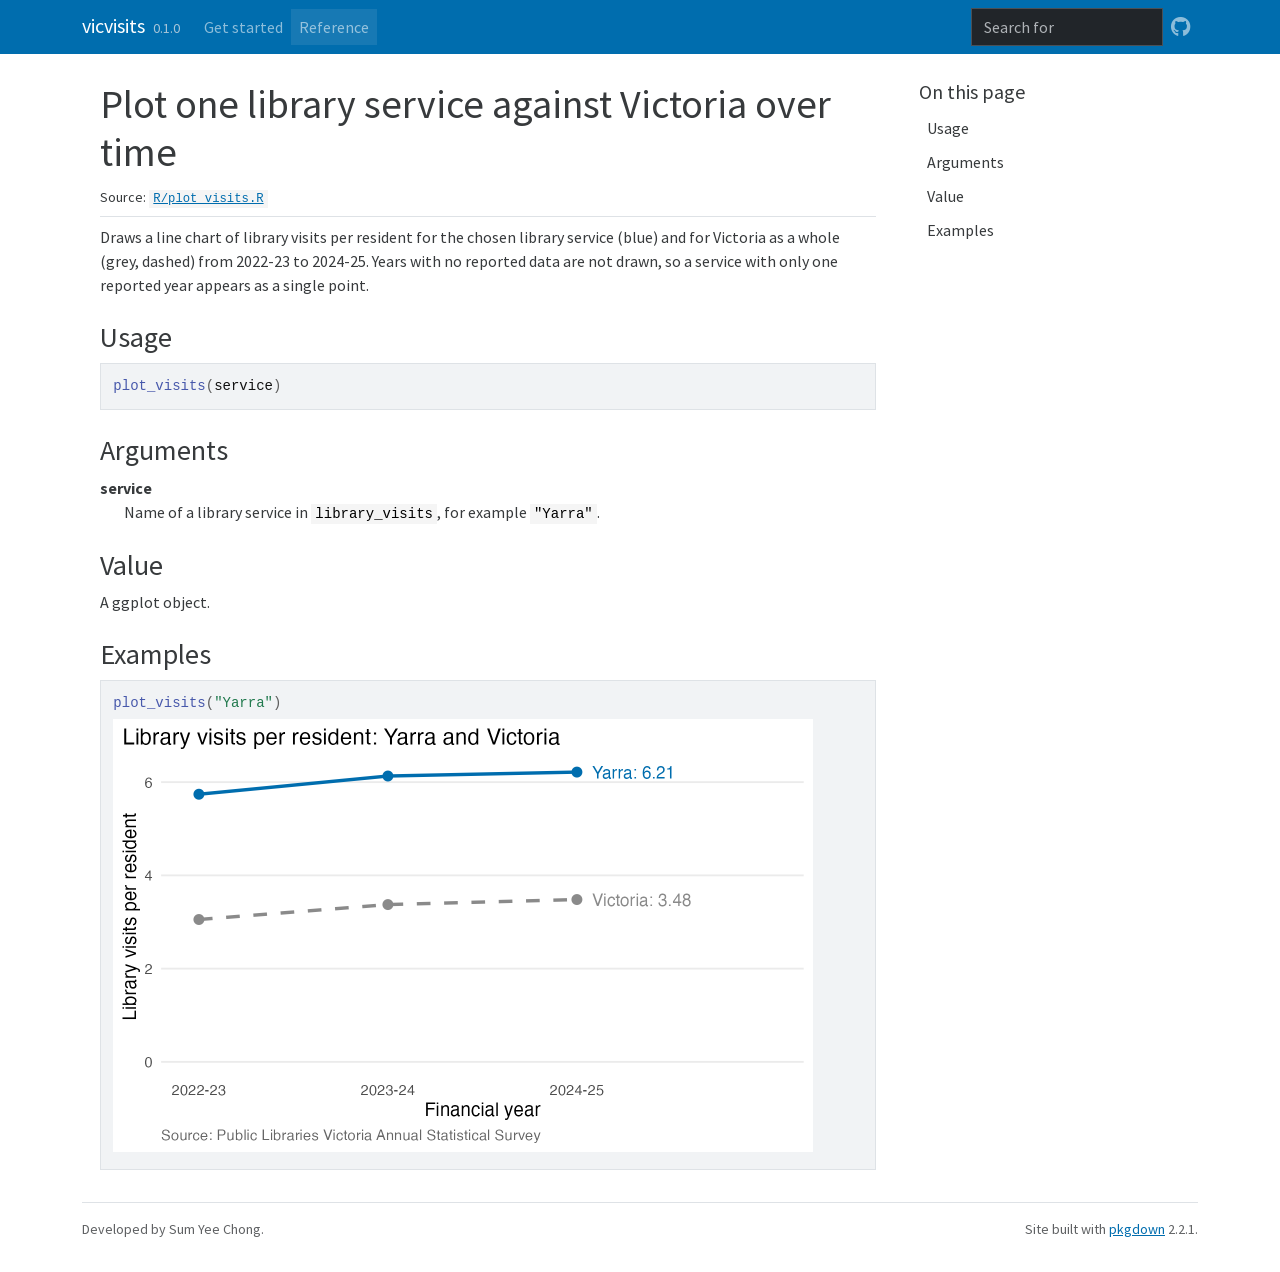
<file: docs/reference/plot_visits.html>
<!DOCTYPE html>
<!-- Generated by pkgdown: do not edit by hand --><html lang="en"><head><meta http-equiv="Content-Type" content="text/html; charset=UTF-8"><meta charset="utf-8"><meta http-equiv="X-UA-Compatible" content="IE=edge"><meta name="viewport" content="width=device-width, initial-scale=1, shrink-to-fit=no"><title>Plot one library service against Victoria over time — plot_visits • vicvisits</title><script src="../deps/jquery-3.6.0/jquery-3.6.0.min.js"></script><meta name="viewport" content="width=device-width, initial-scale=1, shrink-to-fit=no"><link href="../deps/bootstrap-5.3.8/bootstrap.min.css" rel="stylesheet"><script src="../deps/bootstrap-5.3.8/bootstrap.bundle.min.js"></script><link href="../deps/font-awesome-6.5.2/css/all.min.css" rel="stylesheet"><link href="../deps/font-awesome-6.5.2/css/v4-shims.min.css" rel="stylesheet"><script src="../deps/headroom-0.11.0/headroom.min.js"></script><script src="../deps/headroom-0.11.0/jQuery.headroom.min.js"></script><script src="../deps/bootstrap-toc-1.0.1/bootstrap-toc.min.js"></script><script src="../deps/clipboard.js-2.0.11/clipboard.min.js"></script><script src="../deps/search-1.0.0/autocomplete.jquery.min.js"></script><script src="../deps/search-1.0.0/fuse.min.js"></script><script src="../deps/search-1.0.0/mark.min.js"></script><!-- pkgdown --><script src="../pkgdown.js"></script><meta property="og:title" content="Plot one library service against Victoria over time — plot_visits"><meta name="description" content="Draws a line chart of library visits per resident for the chosen library
service (blue) and for Victoria as a whole (grey, dashed) from 2022-23 to
2024-25. Years with no reported data are not drawn, so a service with
only one reported year appears as a single point."><meta property="og:description" content="Draws a line chart of library visits per resident for the chosen library
service (blue) and for Victoria as a whole (grey, dashed) from 2022-23 to
2024-25. Years with no reported data are not drawn, so a service with
only one reported year appears as a single point."></head><body>
    <a href="#main" class="visually-hidden-focusable">Skip to contents</a>


    <nav class="navbar navbar-expand-lg fixed-top bg-primary" data-bs-theme="dark" aria-label="Site navigation"><div class="container">

    <a class="navbar-brand me-2" href="../index.html">vicvisits</a>

    <small class="nav-text text-muted me-auto" data-bs-toggle="tooltip" data-bs-placement="bottom" title="">0.1.0</small>


    <button class="navbar-toggler" type="button" data-bs-toggle="collapse" data-bs-target="#navbar" aria-controls="navbar" aria-expanded="false" aria-label="Toggle navigation">
      <span class="navbar-toggler-icon"></span>
    </button>

    <div id="navbar" class="collapse navbar-collapse ms-3">
      <ul class="navbar-nav me-auto"><li class="nav-item"><a class="nav-link" href="../articles/vicvisits.html">Get started</a></li>
<li class="active nav-item"><a class="nav-link" href="../reference/index.html">Reference</a></li>
      </ul><ul class="navbar-nav"><li class="nav-item"><form class="form-inline" role="search">
 <input class="form-control" type="search" name="search-input" id="search-input" autocomplete="off" aria-label="Search site" placeholder="Search for" data-search-index="../search.json"></form></li>
<li class="nav-item"><a class="external-link nav-link" href="https://github.com/ETC5523-2026/etc5523-assignment-4-scho0107/" aria-label="GitHub"><span class="fa fab fa-github fa-lg"></span></a></li>
      </ul></div>


  </div>
</nav><div class="container template-reference-topic">
<div class="row">
  <main id="main" class="col-md-9"><div class="page-header">

      <h1>Plot one library service against Victoria over time</h1>
      <small class="dont-index">Source: <a href="https://github.com/ETC5523-2026/etc5523-assignment-4-scho0107/blob/HEAD/R/plot_visits.R" class="external-link"><code>R/plot_visits.R</code></a></small>
      <div class="d-none name"><code>plot_visits.Rd</code></div>
    </div>

    <div class="ref-description section level2">
    <p>Draws a line chart of library visits per resident for the chosen library
service (blue) and for Victoria as a whole (grey, dashed) from 2022-23 to
2024-25. Years with no reported data are not drawn, so a service with
only one reported year appears as a single point.</p>
    </div>

    <div class="section level2">
    <h2 id="ref-usage">Usage<a class="anchor" aria-label="anchor" href="#ref-usage"></a></h2>
    <div class="sourceCode"><pre class="sourceCode r"><code><span><span class="fu">plot_visits</span><span class="op">(</span><span class="va">service</span><span class="op">)</span></span></code></pre></div>
    </div>

    <div class="section level2">
    <h2 id="arguments">Arguments<a class="anchor" aria-label="anchor" href="#arguments"></a></h2>


<dl><dt id="arg-service">service<a class="anchor" aria-label="anchor" href="#arg-service"></a></dt>
<dd><p>Name of a library service in <code>library_visits</code>,
for example <code>"Yarra"</code>.</p></dd>

</dl></div>
    <div class="section level2">
    <h2 id="value">Value<a class="anchor" aria-label="anchor" href="#value"></a></h2>
    <p>A ggplot object.</p>
    </div>

    <div class="section level2">
    <h2 id="ref-examples">Examples<a class="anchor" aria-label="anchor" href="#ref-examples"></a></h2>
    <div class="sourceCode"><pre class="sourceCode r"><code><span class="r-in"><span><span class="fu">plot_visits</span><span class="op">(</span><span class="st">"Yarra"</span><span class="op">)</span></span></span>
<span class="r-plt img"><img src="plot_visits-1.png" alt="" width="700" height="433"></span>
</code></pre></div>
    </div>
  </main><aside class="col-md-3"><nav id="toc" aria-label="Table of contents"><h2>On this page</h2>
    </nav></aside></div>


    <footer><div class="pkgdown-footer-left">
  <p>Developed by Sum Yee Chong.</p>
</div>

<div class="pkgdown-footer-right">
  <p>Site built with <a href="https://pkgdown.r-lib.org/" class="external-link">pkgdown</a> 2.2.1.</p>
</div>

    </footer></div>





  </body></html>
</file>
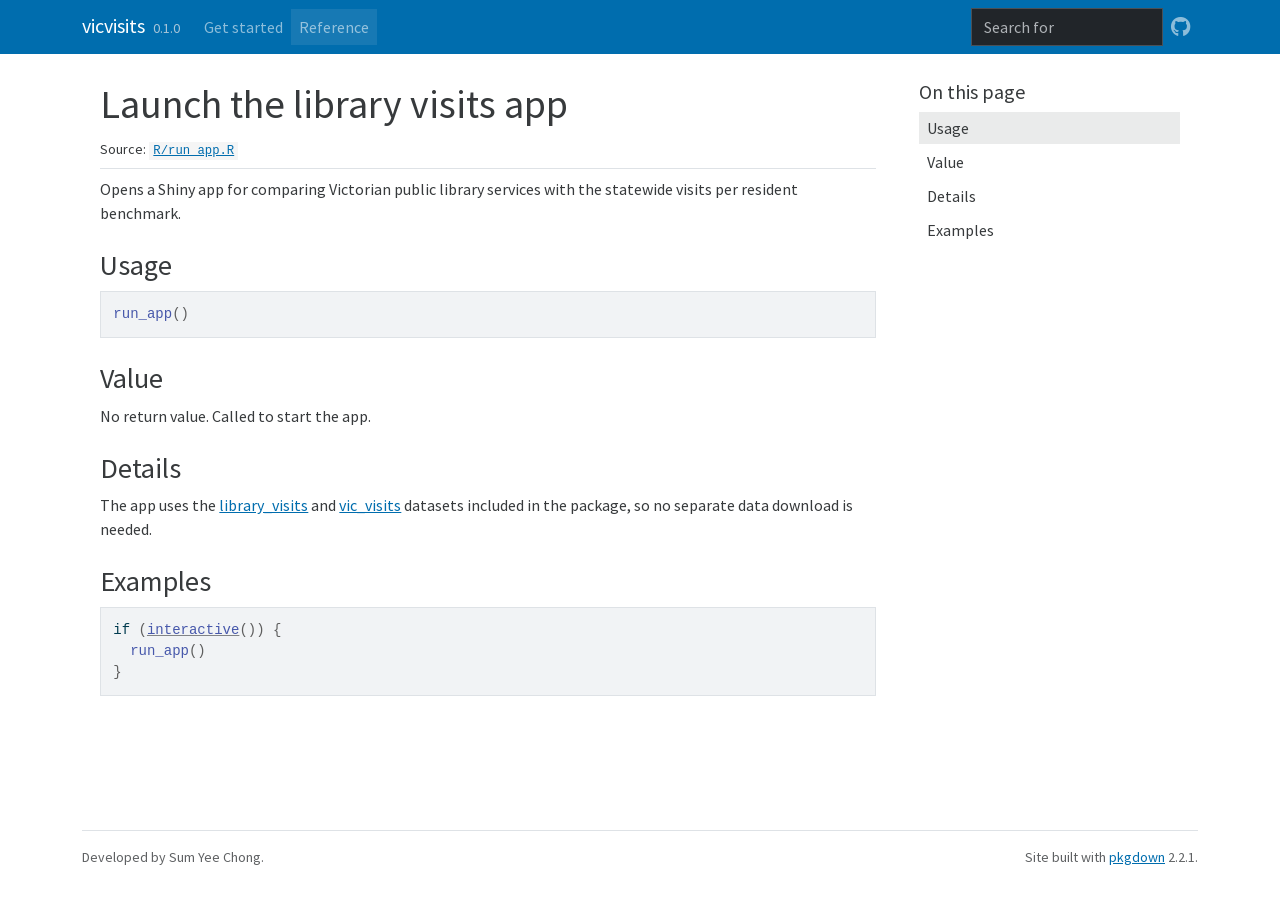
<file: docs/reference/run_app.html>
<!DOCTYPE html>
<!-- Generated by pkgdown: do not edit by hand --><html lang="en"><head><meta http-equiv="Content-Type" content="text/html; charset=UTF-8"><meta charset="utf-8"><meta http-equiv="X-UA-Compatible" content="IE=edge"><meta name="viewport" content="width=device-width, initial-scale=1, shrink-to-fit=no"><title>Launch the library visits app — run_app • vicvisits</title><script src="../deps/jquery-3.6.0/jquery-3.6.0.min.js"></script><meta name="viewport" content="width=device-width, initial-scale=1, shrink-to-fit=no"><link href="../deps/bootstrap-5.3.8/bootstrap.min.css" rel="stylesheet"><script src="../deps/bootstrap-5.3.8/bootstrap.bundle.min.js"></script><link href="../deps/font-awesome-6.5.2/css/all.min.css" rel="stylesheet"><link href="../deps/font-awesome-6.5.2/css/v4-shims.min.css" rel="stylesheet"><script src="../deps/headroom-0.11.0/headroom.min.js"></script><script src="../deps/headroom-0.11.0/jQuery.headroom.min.js"></script><script src="../deps/bootstrap-toc-1.0.1/bootstrap-toc.min.js"></script><script src="../deps/clipboard.js-2.0.11/clipboard.min.js"></script><script src="../deps/search-1.0.0/autocomplete.jquery.min.js"></script><script src="../deps/search-1.0.0/fuse.min.js"></script><script src="../deps/search-1.0.0/mark.min.js"></script><!-- pkgdown --><script src="../pkgdown.js"></script><meta property="og:title" content="Launch the library visits app — run_app"><meta name="description" content="Opens a Shiny app for comparing Victorian public library services
with the statewide visits per resident benchmark."><meta property="og:description" content="Opens a Shiny app for comparing Victorian public library services
with the statewide visits per resident benchmark."></head><body>
    <a href="#main" class="visually-hidden-focusable">Skip to contents</a>


    <nav class="navbar navbar-expand-lg fixed-top bg-primary" data-bs-theme="dark" aria-label="Site navigation"><div class="container">

    <a class="navbar-brand me-2" href="../index.html">vicvisits</a>

    <small class="nav-text text-muted me-auto" data-bs-toggle="tooltip" data-bs-placement="bottom" title="">0.1.0</small>


    <button class="navbar-toggler" type="button" data-bs-toggle="collapse" data-bs-target="#navbar" aria-controls="navbar" aria-expanded="false" aria-label="Toggle navigation">
      <span class="navbar-toggler-icon"></span>
    </button>

    <div id="navbar" class="collapse navbar-collapse ms-3">
      <ul class="navbar-nav me-auto"><li class="nav-item"><a class="nav-link" href="../articles/vicvisits.html">Get started</a></li>
<li class="active nav-item"><a class="nav-link" href="../reference/index.html">Reference</a></li>
      </ul><ul class="navbar-nav"><li class="nav-item"><form class="form-inline" role="search">
 <input class="form-control" type="search" name="search-input" id="search-input" autocomplete="off" aria-label="Search site" placeholder="Search for" data-search-index="../search.json"></form></li>
<li class="nav-item"><a class="external-link nav-link" href="https://github.com/ETC5523-2026/etc5523-assignment-4-scho0107/" aria-label="GitHub"><span class="fa fab fa-github fa-lg"></span></a></li>
      </ul></div>


  </div>
</nav><div class="container template-reference-topic">
<div class="row">
  <main id="main" class="col-md-9"><div class="page-header">

      <h1>Launch the library visits app</h1>
      <small class="dont-index">Source: <a href="https://github.com/ETC5523-2026/etc5523-assignment-4-scho0107/blob/HEAD/R/run_app.R" class="external-link"><code>R/run_app.R</code></a></small>
      <div class="d-none name"><code>run_app.Rd</code></div>
    </div>

    <div class="ref-description section level2">
    <p>Opens a Shiny app for comparing Victorian public library services
with the statewide visits per resident benchmark.</p>
    </div>

    <div class="section level2">
    <h2 id="ref-usage">Usage<a class="anchor" aria-label="anchor" href="#ref-usage"></a></h2>
    <div class="sourceCode"><pre class="sourceCode r"><code><span><span class="fu">run_app</span><span class="op">(</span><span class="op">)</span></span></code></pre></div>
    </div>

    <div class="section level2">
    <h2 id="value">Value<a class="anchor" aria-label="anchor" href="#value"></a></h2>
    <p>No return value. Called to start the app.</p>
    </div>
    <div class="section level2">
    <h2 id="details">Details<a class="anchor" aria-label="anchor" href="#details"></a></h2>
    <p>The app uses the <a href="library_visits.html">library_visits</a> and <a href="vic_visits.html">vic_visits</a> datasets included
in the package, so no separate data download is needed.</p>
    </div>

    <div class="section level2">
    <h2 id="ref-examples">Examples<a class="anchor" aria-label="anchor" href="#ref-examples"></a></h2>
    <div class="sourceCode"><pre class="sourceCode r"><code><span class="r-in"><span><span class="kw">if</span> <span class="op">(</span><span class="fu"><a href="https://rdrr.io/r/base/interactive.html" class="external-link">interactive</a></span><span class="op">(</span><span class="op">)</span><span class="op">)</span> <span class="op">{</span></span></span>
<span class="r-in"><span>  <span class="fu">run_app</span><span class="op">(</span><span class="op">)</span></span></span>
<span class="r-in"><span><span class="op">}</span></span></span>
</code></pre></div>
    </div>
  </main><aside class="col-md-3"><nav id="toc" aria-label="Table of contents"><h2>On this page</h2>
    </nav></aside></div>


    <footer><div class="pkgdown-footer-left">
  <p>Developed by Sum Yee Chong.</p>
</div>

<div class="pkgdown-footer-right">
  <p>Site built with <a href="https://pkgdown.r-lib.org/" class="external-link">pkgdown</a> 2.2.1.</p>
</div>

    </footer></div>





  </body></html>
</file>
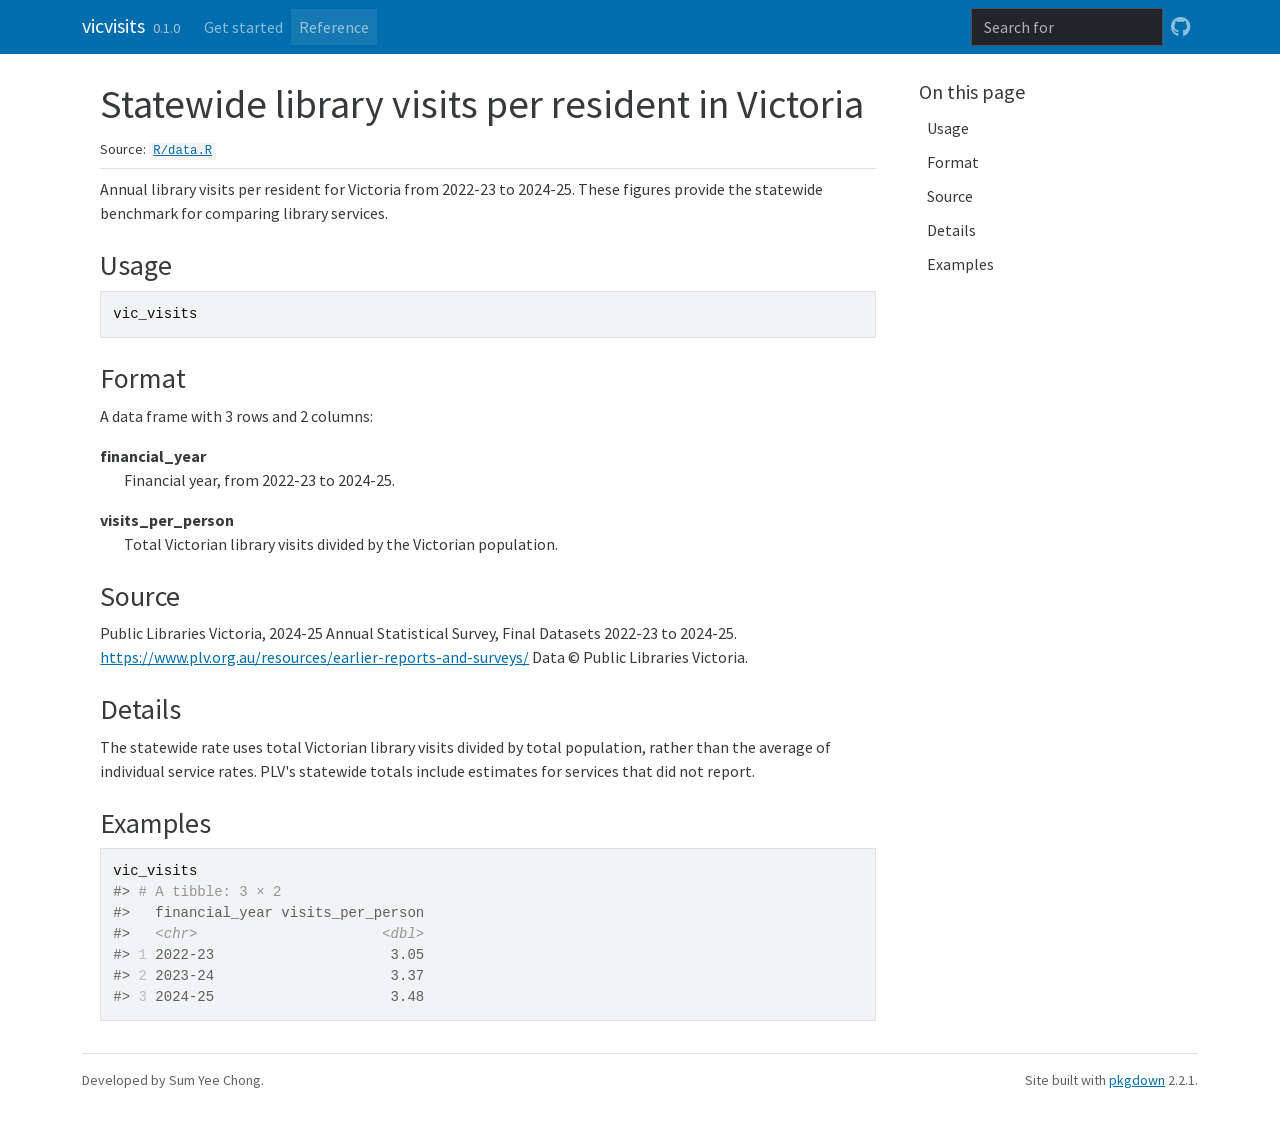
<file: docs/reference/vic_visits.html>
<!DOCTYPE html>
<!-- Generated by pkgdown: do not edit by hand --><html lang="en"><head><meta http-equiv="Content-Type" content="text/html; charset=UTF-8"><meta charset="utf-8"><meta http-equiv="X-UA-Compatible" content="IE=edge"><meta name="viewport" content="width=device-width, initial-scale=1, shrink-to-fit=no"><title>Statewide library visits per resident in Victoria — vic_visits • vicvisits</title><script src="../deps/jquery-3.6.0/jquery-3.6.0.min.js"></script><meta name="viewport" content="width=device-width, initial-scale=1, shrink-to-fit=no"><link href="../deps/bootstrap-5.3.8/bootstrap.min.css" rel="stylesheet"><script src="../deps/bootstrap-5.3.8/bootstrap.bundle.min.js"></script><link href="../deps/font-awesome-6.5.2/css/all.min.css" rel="stylesheet"><link href="../deps/font-awesome-6.5.2/css/v4-shims.min.css" rel="stylesheet"><script src="../deps/headroom-0.11.0/headroom.min.js"></script><script src="../deps/headroom-0.11.0/jQuery.headroom.min.js"></script><script src="../deps/bootstrap-toc-1.0.1/bootstrap-toc.min.js"></script><script src="../deps/clipboard.js-2.0.11/clipboard.min.js"></script><script src="../deps/search-1.0.0/autocomplete.jquery.min.js"></script><script src="../deps/search-1.0.0/fuse.min.js"></script><script src="../deps/search-1.0.0/mark.min.js"></script><!-- pkgdown --><script src="../pkgdown.js"></script><meta property="og:title" content="Statewide library visits per resident in Victoria — vic_visits"><meta name="description" content="Annual library visits per resident for Victoria from 2022-23 to 2024-25.
These figures provide the statewide benchmark for comparing library
services."><meta property="og:description" content="Annual library visits per resident for Victoria from 2022-23 to 2024-25.
These figures provide the statewide benchmark for comparing library
services."></head><body>
    <a href="#main" class="visually-hidden-focusable">Skip to contents</a>


    <nav class="navbar navbar-expand-lg fixed-top bg-primary" data-bs-theme="dark" aria-label="Site navigation"><div class="container">

    <a class="navbar-brand me-2" href="../index.html">vicvisits</a>

    <small class="nav-text text-muted me-auto" data-bs-toggle="tooltip" data-bs-placement="bottom" title="">0.1.0</small>


    <button class="navbar-toggler" type="button" data-bs-toggle="collapse" data-bs-target="#navbar" aria-controls="navbar" aria-expanded="false" aria-label="Toggle navigation">
      <span class="navbar-toggler-icon"></span>
    </button>

    <div id="navbar" class="collapse navbar-collapse ms-3">
      <ul class="navbar-nav me-auto"><li class="nav-item"><a class="nav-link" href="../articles/vicvisits.html">Get started</a></li>
<li class="active nav-item"><a class="nav-link" href="../reference/index.html">Reference</a></li>
      </ul><ul class="navbar-nav"><li class="nav-item"><form class="form-inline" role="search">
 <input class="form-control" type="search" name="search-input" id="search-input" autocomplete="off" aria-label="Search site" placeholder="Search for" data-search-index="../search.json"></form></li>
<li class="nav-item"><a class="external-link nav-link" href="https://github.com/ETC5523-2026/etc5523-assignment-4-scho0107/" aria-label="GitHub"><span class="fa fab fa-github fa-lg"></span></a></li>
      </ul></div>


  </div>
</nav><div class="container template-reference-topic">
<div class="row">
  <main id="main" class="col-md-9"><div class="page-header">

      <h1>Statewide library visits per resident in Victoria</h1>
      <small class="dont-index">Source: <a href="https://github.com/ETC5523-2026/etc5523-assignment-4-scho0107/blob/HEAD/R/data.R" class="external-link"><code>R/data.R</code></a></small>
      <div class="d-none name"><code>vic_visits.Rd</code></div>
    </div>

    <div class="ref-description section level2">
    <p>Annual library visits per resident for Victoria from 2022-23 to 2024-25.
These figures provide the statewide benchmark for comparing library
services.</p>
    </div>

    <div class="section level2">
    <h2 id="ref-usage">Usage<a class="anchor" aria-label="anchor" href="#ref-usage"></a></h2>
    <div class="sourceCode"><pre class="sourceCode r"><code><span><span class="va">vic_visits</span></span></code></pre></div>
    </div>

    <div class="section level2">
    <h2 id="format">Format<a class="anchor" aria-label="anchor" href="#format"></a></h2>
    <p>A data frame with 3 rows and 2 columns:</p><dl><dt>financial_year</dt>
<dd><p>Financial year, from 2022-23 to 2024-25.</p></dd>

<dt>visits_per_person</dt>
<dd><p>Total Victorian library visits divided by
the Victorian population.</p></dd>


</dl></div>
    <div class="section level2">
    <h2 id="source">Source<a class="anchor" aria-label="anchor" href="#source"></a></h2>
    <p>Public Libraries Victoria, 2024-25 Annual Statistical Survey,
Final Datasets 2022-23 to 2024-25.
<a href="https://www.plv.org.au/resources/earlier-reports-and-surveys/" class="external-link">https://www.plv.org.au/resources/earlier-reports-and-surveys/</a>
Data © Public Libraries Victoria.</p>
    </div>
    <div class="section level2">
    <h2 id="details">Details<a class="anchor" aria-label="anchor" href="#details"></a></h2>
    <p>The statewide rate uses total Victorian library visits divided by total
population, rather than the average of individual service rates.
PLV's statewide totals include estimates for services that did not report.</p>
    </div>

    <div class="section level2">
    <h2 id="ref-examples">Examples<a class="anchor" aria-label="anchor" href="#ref-examples"></a></h2>
    <div class="sourceCode"><pre class="sourceCode r"><code><span class="r-in"><span><span class="va">vic_visits</span></span></span>
<span class="r-out co"><span class="r-pr">#&gt;</span> <span style="color: #949494;"># A tibble: 3 × 2</span></span>
<span class="r-out co"><span class="r-pr">#&gt;</span>   financial_year visits_per_person</span>
<span class="r-out co"><span class="r-pr">#&gt;</span>   <span style="color: #949494; font-style: italic;">&lt;chr&gt;</span>                      <span style="color: #949494; font-style: italic;">&lt;dbl&gt;</span></span>
<span class="r-out co"><span class="r-pr">#&gt;</span> <span style="color: #BCBCBC;">1</span> 2022-23                     3.05</span>
<span class="r-out co"><span class="r-pr">#&gt;</span> <span style="color: #BCBCBC;">2</span> 2023-24                     3.37</span>
<span class="r-out co"><span class="r-pr">#&gt;</span> <span style="color: #BCBCBC;">3</span> 2024-25                     3.48</span>
</code></pre></div>
    </div>
  </main><aside class="col-md-3"><nav id="toc" aria-label="Table of contents"><h2>On this page</h2>
    </nav></aside></div>


    <footer><div class="pkgdown-footer-left">
  <p>Developed by Sum Yee Chong.</p>
</div>

<div class="pkgdown-footer-right">
  <p>Site built with <a href="https://pkgdown.r-lib.org/" class="external-link">pkgdown</a> 2.2.1.</p>
</div>

    </footer></div>





  </body></html>
</file>
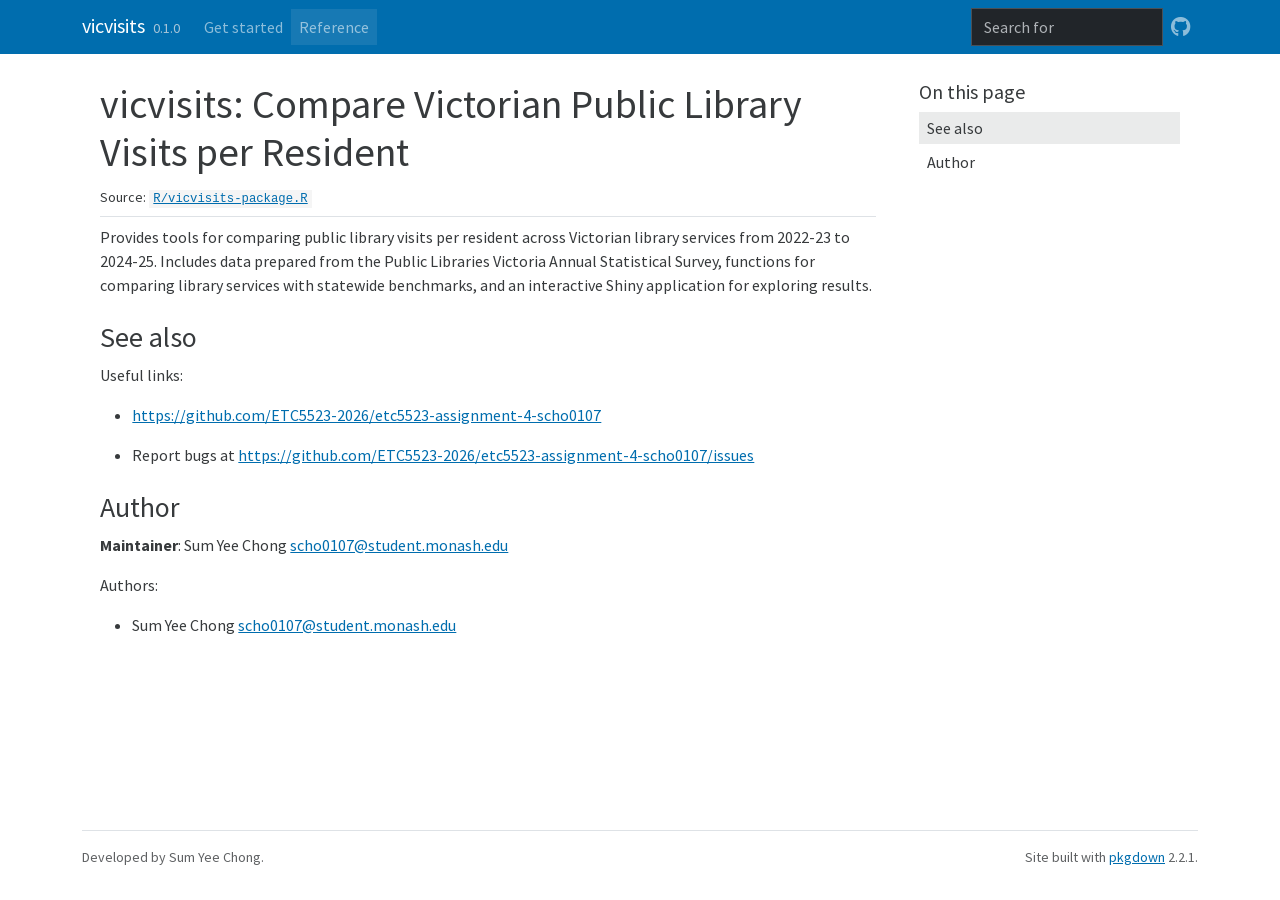
<file: docs/reference/vicvisits-package.html>
<!DOCTYPE html>
<!-- Generated by pkgdown: do not edit by hand --><html lang="en"><head><meta http-equiv="Content-Type" content="text/html; charset=UTF-8"><meta charset="utf-8"><meta http-equiv="X-UA-Compatible" content="IE=edge"><meta name="viewport" content="width=device-width, initial-scale=1, shrink-to-fit=no"><title>vicvisits: Compare Victorian Public Library Visits per Resident — vicvisits-package • vicvisits</title><script src="../deps/jquery-3.6.0/jquery-3.6.0.min.js"></script><meta name="viewport" content="width=device-width, initial-scale=1, shrink-to-fit=no"><link href="../deps/bootstrap-5.3.8/bootstrap.min.css" rel="stylesheet"><script src="../deps/bootstrap-5.3.8/bootstrap.bundle.min.js"></script><link href="../deps/font-awesome-6.5.2/css/all.min.css" rel="stylesheet"><link href="../deps/font-awesome-6.5.2/css/v4-shims.min.css" rel="stylesheet"><script src="../deps/headroom-0.11.0/headroom.min.js"></script><script src="../deps/headroom-0.11.0/jQuery.headroom.min.js"></script><script src="../deps/bootstrap-toc-1.0.1/bootstrap-toc.min.js"></script><script src="../deps/clipboard.js-2.0.11/clipboard.min.js"></script><script src="../deps/search-1.0.0/autocomplete.jquery.min.js"></script><script src="../deps/search-1.0.0/fuse.min.js"></script><script src="../deps/search-1.0.0/mark.min.js"></script><!-- pkgdown --><script src="../pkgdown.js"></script><meta property="og:title" content="vicvisits: Compare Victorian Public Library Visits per Resident — vicvisits-package"><meta name="description" content="Provides tools for comparing public library visits per resident across Victorian library services from 2022-23 to 2024-25. Includes data prepared from the Public Libraries Victoria Annual Statistical Survey, functions for comparing library services with statewide benchmarks, and an interactive Shiny application for exploring results."><meta property="og:description" content="Provides tools for comparing public library visits per resident across Victorian library services from 2022-23 to 2024-25. Includes data prepared from the Public Libraries Victoria Annual Statistical Survey, functions for comparing library services with statewide benchmarks, and an interactive Shiny application for exploring results."></head><body>
    <a href="#main" class="visually-hidden-focusable">Skip to contents</a>


    <nav class="navbar navbar-expand-lg fixed-top bg-primary" data-bs-theme="dark" aria-label="Site navigation"><div class="container">

    <a class="navbar-brand me-2" href="../index.html">vicvisits</a>

    <small class="nav-text text-muted me-auto" data-bs-toggle="tooltip" data-bs-placement="bottom" title="">0.1.0</small>


    <button class="navbar-toggler" type="button" data-bs-toggle="collapse" data-bs-target="#navbar" aria-controls="navbar" aria-expanded="false" aria-label="Toggle navigation">
      <span class="navbar-toggler-icon"></span>
    </button>

    <div id="navbar" class="collapse navbar-collapse ms-3">
      <ul class="navbar-nav me-auto"><li class="nav-item"><a class="nav-link" href="../articles/vicvisits.html">Get started</a></li>
<li class="active nav-item"><a class="nav-link" href="../reference/index.html">Reference</a></li>
      </ul><ul class="navbar-nav"><li class="nav-item"><form class="form-inline" role="search">
 <input class="form-control" type="search" name="search-input" id="search-input" autocomplete="off" aria-label="Search site" placeholder="Search for" data-search-index="../search.json"></form></li>
<li class="nav-item"><a class="external-link nav-link" href="https://github.com/ETC5523-2026/etc5523-assignment-4-scho0107/" aria-label="GitHub"><span class="fa fab fa-github fa-lg"></span></a></li>
      </ul></div>


  </div>
</nav><div class="container template-reference-topic">
<div class="row">
  <main id="main" class="col-md-9"><div class="page-header">

      <h1>vicvisits: Compare Victorian Public Library Visits per Resident</h1>
      <small class="dont-index">Source: <a href="https://github.com/ETC5523-2026/etc5523-assignment-4-scho0107/blob/HEAD/R/vicvisits-package.R" class="external-link"><code>R/vicvisits-package.R</code></a></small>
      <div class="d-none name"><code>vicvisits-package.Rd</code></div>
    </div>

    <div class="ref-description section level2">
    <p>Provides tools for comparing public library visits per resident across Victorian library services from 2022-23 to 2024-25. Includes data prepared from the Public Libraries Victoria Annual Statistical Survey, functions for comparing library services with statewide benchmarks, and an interactive Shiny application for exploring results.</p>
    </div>


    <div class="section level2">
    <h2 id="see-also">See also<a class="anchor" aria-label="anchor" href="#see-also"></a></h2>
    <div class="dont-index"><p>Useful links:</p><ul><li><p><a href="https://github.com/ETC5523-2026/etc5523-assignment-4-scho0107" class="external-link">https://github.com/ETC5523-2026/etc5523-assignment-4-scho0107</a></p></li>
<li><p>Report bugs at <a href="https://github.com/ETC5523-2026/etc5523-assignment-4-scho0107/issues" class="external-link">https://github.com/ETC5523-2026/etc5523-assignment-4-scho0107/issues</a></p></li>
</ul></div>
    </div>
    <div class="section level2">
    <h2 id="author">Author<a class="anchor" aria-label="anchor" href="#author"></a></h2>
    <p><strong>Maintainer</strong>: Sum Yee Chong <a href="mailto:scho0107@student.monash.edu">scho0107@student.monash.edu</a></p>
<p>Authors:</p><ul><li><p>Sum Yee Chong <a href="mailto:scho0107@student.monash.edu">scho0107@student.monash.edu</a></p></li>
</ul></div>

  </main><aside class="col-md-3"><nav id="toc" aria-label="Table of contents"><h2>On this page</h2>
    </nav></aside></div>


    <footer><div class="pkgdown-footer-left">
  <p>Developed by Sum Yee Chong.</p>
</div>

<div class="pkgdown-footer-right">
  <p>Site built with <a href="https://pkgdown.r-lib.org/" class="external-link">pkgdown</a> 2.2.1.</p>
</div>

    </footer></div>





  </body></html>
</file>
<file: docs/deps/font-awesome-6.5.2/css/v4-shims.min.css>
/*!
 * Font Awesome Free 6.5.2 by @fontawesome - https://fontawesome.com
 * License - https://fontawesome.com/license/free (Icons: CC BY 4.0, Fonts: SIL OFL 1.1, Code: MIT License)
 * Copyright 2024 Fonticons, Inc.
 */
.fa.fa-glass:before{content:"\f000"}.fa.fa-envelope-o{font-family:"Font Awesome 6 Free";font-weight:400}.fa.fa-envelope-o:before{content:"\f0e0"}.fa.fa-star-o{font-family:"Font Awesome 6 Free";font-weight:400}.fa.fa-star-o:before{content:"\f005"}.fa.fa-close:before,.fa.fa-remove:before{content:"\f00d"}.fa.fa-gear:before{content:"\f013"}.fa.fa-trash-o{font-family:"Font Awesome 6 Free";font-weight:400}.fa.fa-trash-o:before{content:"\f2ed"}.fa.fa-home:before{content:"\f015"}.fa.fa-file-o{font-family:"Font Awesome 6 Free";font-weight:400}.fa.fa-file-o:before{content:"\f15b"}.fa.fa-clock-o{font-family:"Font Awesome 6 Free";font-weight:400}.fa.fa-clock-o:before{content:"\f017"}.fa.fa-arrow-circle-o-down{font-family:"Font Awesome 6 Free";font-weight:400}.fa.fa-arrow-circle-o-down:before{content:"\f358"}.fa.fa-arrow-circle-o-up{font-family:"Font Awesome 6 Free";font-weight:400}.fa.fa-arrow-circle-o-up:before{content:"\f35b"}.fa.fa-play-circle-o{font-family:"Font Awesome 6 Free";font-weight:400}.fa.fa-play-circle-o:before{content:"\f144"}.fa.fa-repeat:before,.fa.fa-rotate-right:before{content:"\f01e"}.fa.fa-refresh:before{content:"\f021"}.fa.fa-list-alt{font-family:"Font Awesome 6 Free";font-weight:400}.fa.fa-list-alt:before{content:"\f022"}.fa.fa-dedent:before{content:"\f03b"}.fa.fa-video-camera:before{content:"\f03d"}.fa.fa-picture-o{font-family:"Font Awesome 6 Free";font-weight:400}.fa.fa-picture-o:before{content:"\f03e"}.fa.fa-photo{font-family:"Font Awesome 6 Free";font-weight:400}.fa.fa-photo:before{content:"\f03e"}.fa.fa-image{font-family:"Font Awesome 6 Free";font-weight:400}.fa.fa-image:before{content:"\f03e"}.fa.fa-map-marker:before{content:"\f3c5"}.fa.fa-pencil-square-o{font-family:"Font Awesome 6 Free";font-weight:400}.fa.fa-pencil-square-o:before{content:"\f044"}.fa.fa-edit{font-family:"Font Awesome 6 Free";font-weight:400}.fa.fa-edit:before{content:"\f044"}.fa.fa-share-square-o:before{content:"\f14d"}.fa.fa-check-square-o{font-family:"Font Awesome 6 Free";font-weight:400}.fa.fa-check-square-o:before{content:"\f14a"}.fa.fa-arrows:before{content:"\f0b2"}.fa.fa-times-circle-o{font-family:"Font Awesome 6 Free";font-weight:400}.fa.fa-times-circle-o:before{content:"\f057"}.fa.fa-check-circle-o{font-family:"Font Awesome 6 Free";font-weight:400}.fa.fa-check-circle-o:before{content:"\f058"}.fa.fa-mail-forward:before{content:"\f064"}.fa.fa-expand:before{content:"\f424"}.fa.fa-compress:before{content:"\f422"}.fa.fa-eye,.fa.fa-eye-slash{font-family:"Font Awesome 6 Free";font-weight:400}.fa.fa-warning:before{content:"\f071"}.fa.fa-calendar:before{content:"\f073"}.fa.fa-arrows-v:before{content:"\f338"}.fa.fa-arrows-h:before{content:"\f337"}.fa.fa-bar-chart-o:before,.fa.fa-bar-chart:before{content:"\e0e3"}.fa.fa-twitter-square{font-family:"Font Awesome 6 Brands";font-weight:400}.fa.fa-twitter-square:before{content:"\f081"}.fa.fa-facebook-square{font-family:"Font Awesome 6 Brands";font-weight:400}.fa.fa-facebook-square:before{content:"\f082"}.fa.fa-gears:before{content:"\f085"}.fa.fa-thumbs-o-up{font-family:"Font Awesome 6 Free";font-weight:400}.fa.fa-thumbs-o-up:before{content:"\f164"}.fa.fa-thumbs-o-down{font-family:"Font Awesome 6 Free";font-weight:400}.fa.fa-thumbs-o-down:before{content:"\f165"}.fa.fa-heart-o{font-family:"Font Awesome 6 Free";font-weight:400}.fa.fa-heart-o:before{content:"\f004"}.fa.fa-sign-out:before{content:"\f2f5"}.fa.fa-linkedin-square{font-family:"Font Awesome 6 Brands";font-weight:400}.fa.fa-linkedin-square:before{content:"\f08c"}.fa.fa-thumb-tack:before{content:"\f08d"}.fa.fa-external-link:before{content:"\f35d"}.fa.fa-sign-in:before{content:"\f2f6"}.fa.fa-github-square{font-family:"Font Awesome 6 Brands";font-weight:400}.fa.fa-github-square:before{content:"\f092"}.fa.fa-lemon-o{font-family:"Font Awesome 6 Free";font-weight:400}.fa.fa-lemon-o:before{content:"\f094"}.fa.fa-square-o{font-family:"Font Awesome 6 Free";font-weight:400}.fa.fa-square-o:before{content:"\f0c8"}.fa.fa-bookmark-o{font-family:"Font Awesome 6 Free";font-weight:400}.fa.fa-bookmark-o:before{content:"\f02e"}.fa.fa-facebook,.fa.fa-twitter{font-family:"Font Awesome 6 Brands";font-weight:400}.fa.fa-facebook:before{content:"\f39e"}.fa.fa-facebook-f{font-family:"Font Awesome 6 Brands";font-weight:400}.fa.fa-facebook-f:before{content:"\f39e"}.fa.fa-github{font-family:"Font Awesome 6 Brands";font-weight:400}.fa.fa-credit-card{font-family:"Font Awesome 6 Free";font-weight:400}.fa.fa-feed:before{content:"\f09e"}.fa.fa-hdd-o{font-family:"Font Awesome 6 Free";font-weight:400}.fa.fa-hdd-o:before{content:"\f0a0"}.fa.fa-hand-o-right{font-family:"Font Awesome 6 Free";font-weight:400}.fa.fa-hand-o-right:before{content:"\f0a4"}.fa.fa-hand-o-left{font-family:"Font Awesome 6 Free";font-weight:400}.fa.fa-hand-o-left:before{content:"\f0a5"}.fa.fa-hand-o-up{font-family:"Font Awesome 6 Free";font-weight:400}.fa.fa-hand-o-up:before{content:"\f0a6"}.fa.fa-hand-o-down{font-family:"Font Awesome 6 Free";font-weight:400}.fa.fa-hand-o-down:before{content:"\f0a7"}.fa.fa-globe:before{content:"\f57d"}.fa.fa-tasks:before{content:"\f828"}.fa.fa-arrows-alt:before{content:"\f31e"}.fa.fa-group:before{content:"\f0c0"}.fa.fa-chain:before{content:"\f0c1"}.fa.fa-cut:before{content:"\f0c4"}.fa.fa-files-o{font-family:"Font Awesome 6 Free";font-weight:400}.fa.fa-files-o:before{content:"\f0c5"}.fa.fa-floppy-o{font-family:"Font Awesome 6 Free";font-weight:400}.fa.fa-floppy-o:before{content:"\f0c7"}.fa.fa-save{font-family:"Font Awesome 6 Free";font-weight:400}.fa.fa-save:before{content:"\f0c7"}.fa.fa-navicon:before,.fa.fa-reorder:before{content:"\f0c9"}.fa.fa-magic:before{content:"\e2ca"}.fa.fa-pinterest,.fa.fa-pinterest-square{font-family:"Font Awesome 6 Brands";font-weight:400}.fa.fa-pinterest-square:before{content:"\f0d3"}.fa.fa-google-plus-square{font-family:"Font Awesome 6 Brands";font-weight:400}.fa.fa-google-plus-square:before{content:"\f0d4"}.fa.fa-google-plus{font-family:"Font Awesome 6 Brands";font-weight:400}.fa.fa-google-plus:before{content:"\f0d5"}.fa.fa-money:before{content:"\f3d1"}.fa.fa-unsorted:before{content:"\f0dc"}.fa.fa-sort-desc:before{content:"\f0dd"}.fa.fa-sort-asc:before{content:"\f0de"}.fa.fa-linkedin{font-family:"Font Awesome 6 Brands";font-weight:400}.fa.fa-linkedin:before{content:"\f0e1"}.fa.fa-rotate-left:before{content:"\f0e2"}.fa.fa-legal:before{content:"\f0e3"}.fa.fa-dashboard:before,.fa.fa-tachometer:before{content:"\f625"}.fa.fa-comment-o{font-family:"Font Awesome 6 Free";font-weight:400}.fa.fa-comment-o:before{content:"\f075"}.fa.fa-comments-o{font-family:"Font Awesome 6 Free";font-weight:400}.fa.fa-comments-o:before{content:"\f086"}.fa.fa-flash:before{content:"\f0e7"}.fa.fa-clipboard:before{content:"\f0ea"}.fa.fa-lightbulb-o{font-family:"Font Awesome 6 Free";font-weight:400}.fa.fa-lightbulb-o:before{content:"\f0eb"}.fa.fa-exchange:before{content:"\f362"}.fa.fa-cloud-download:before{content:"\f0ed"}.fa.fa-cloud-upload:before{content:"\f0ee"}.fa.fa-bell-o{font-family:"Font Awesome 6 Free";font-weight:400}.fa.fa-bell-o:before{content:"\f0f3"}.fa.fa-cutlery:before{content:"\f2e7"}.fa.fa-file-text-o{font-family:"Font Awesome 6 Free";font-weight:400}.fa.fa-file-text-o:before{content:"\f15c"}.fa.fa-building-o{font-family:"Font Awesome 6 Free";font-weight:400}.fa.fa-building-o:before{content:"\f1ad"}.fa.fa-hospital-o{font-family:"Font Awesome 6 Free";font-weight:400}.fa.fa-hospital-o:before{content:"\f0f8"}.fa.fa-tablet:before{content:"\f3fa"}.fa.fa-mobile-phone:before,.fa.fa-mobile:before{content:"\f3cd"}.fa.fa-circle-o{font-family:"Font Awesome 6 Free";font-weight:400}.fa.fa-circle-o:before{content:"\f111"}.fa.fa-mail-reply:before{content:"\f3e5"}.fa.fa-github-alt{font-family:"Font Awesome 6 Brands";font-weight:400}.fa.fa-folder-o{font-family:"Font Awesome 6 Free";font-weight:400}.fa.fa-folder-o:before{content:"\f07b"}.fa.fa-folder-open-o{font-family:"Font Awesome 6 Free";font-weight:400}.fa.fa-folder-open-o:before{content:"\f07c"}.fa.fa-smile-o{font-family:"Font Awesome 6 Free";font-weight:400}.fa.fa-smile-o:before{content:"\f118"}.fa.fa-frown-o{font-family:"Font Awesome 6 Free";font-weight:400}.fa.fa-frown-o:before{content:"\f119"}.fa.fa-meh-o{font-family:"Font Awesome 6 Free";font-weight:400}.fa.fa-meh-o:before{content:"\f11a"}.fa.fa-keyboard-o{font-family:"Font Awesome 6 Free";font-weight:400}.fa.fa-keyboard-o:before{content:"\f11c"}.fa.fa-flag-o{font-family:"Font Awesome 6 Free";font-weight:400}.fa.fa-flag-o:before{content:"\f024"}.fa.fa-mail-reply-all:before{content:"\f122"}.fa.fa-star-half-o{font-family:"Font Awesome 6 Free";font-weight:400}.fa.fa-star-half-o:before{content:"\f5c0"}.fa.fa-star-half-empty{font-family:"Font Awesome 6 Free";font-weight:400}.fa.fa-star-half-empty:before{content:"\f5c0"}.fa.fa-star-half-full{font-family:"Font Awesome 6 Free";font-weight:400}.fa.fa-star-half-full:before{content:"\f5c0"}.fa.fa-code-fork:before{content:"\f126"}.fa.fa-chain-broken:before,.fa.fa-unlink:before{content:"\f127"}.fa.fa-calendar-o{font-family:"Font Awesome 6 Free";font-weight:400}.fa.fa-calendar-o:before{content:"\f133"}.fa.fa-css3,.fa.fa-html5,.fa.fa-maxcdn{font-family:"Font Awesome 6 Brands";font-weight:400}.fa.fa-unlock-alt:before{content:"\f09c"}.fa.fa-minus-square-o{font-family:"Font Awesome 6 Free";font-weight:400}.fa.fa-minus-square-o:before{content:"\f146"}.fa.fa-level-up:before{content:"\f3bf"}.fa.fa-level-down:before{content:"\f3be"}.fa.fa-pencil-square:before{content:"\f14b"}.fa.fa-external-link-square:before{content:"\f360"}.fa.fa-compass{font-family:"Font Awesome 6 Free";font-weight:400}.fa.fa-caret-square-o-down{font-family:"Font Awesome 6 Free";font-weight:400}.fa.fa-caret-square-o-down:before{content:"\f150"}.fa.fa-toggle-down{font-family:"Font Awesome 6 Free";font-weight:400}.fa.fa-toggle-down:before{content:"\f150"}.fa.fa-caret-square-o-up{font-family:"Font Awesome 6 Free";font-weight:400}.fa.fa-caret-square-o-up:before{content:"\f151"}.fa.fa-toggle-up{font-family:"Font Awesome 6 Free";font-weight:400}.fa.fa-toggle-up:before{content:"\f151"}.fa.fa-caret-square-o-right{font-family:"Font Awesome 6 Free";font-weight:400}.fa.fa-caret-square-o-right:before{content:"\f152"}.fa.fa-toggle-right{font-family:"Font Awesome 6 Free";font-weight:400}.fa.fa-toggle-right:before{content:"\f152"}.fa.fa-eur:before,.fa.fa-euro:before{content:"\f153"}.fa.fa-gbp:before{content:"\f154"}.fa.fa-dollar:before,.fa.fa-usd:before{content:"\24"}.fa.fa-inr:before,.fa.fa-rupee:before{content:"\e1bc"}.fa.fa-cny:before,.fa.fa-jpy:before,.fa.fa-rmb:before,.fa.fa-yen:before{content:"\f157"}.fa.fa-rouble:before,.fa.fa-rub:before,.fa.fa-ruble:before{content:"\f158"}.fa.fa-krw:before,.fa.fa-won:before{content:"\f159"}.fa.fa-bitcoin,.fa.fa-btc{font-family:"Font Awesome 6 Brands";font-weight:400}.fa.fa-bitcoin:before{content:"\f15a"}.fa.fa-file-text:before{content:"\f15c"}.fa.fa-sort-alpha-asc:before{content:"\f15d"}.fa.fa-sort-alpha-desc:before{content:"\f881"}.fa.fa-sort-amount-asc:before{content:"\f884"}.fa.fa-sort-amount-desc:before{content:"\f160"}.fa.fa-sort-numeric-asc:before{content:"\f162"}.fa.fa-sort-numeric-desc:before{content:"\f886"}.fa.fa-youtube-square{font-family:"Font Awesome 6 Brands";font-weight:400}.fa.fa-youtube-square:before{content:"\f431"}.fa.fa-xing,.fa.fa-xing-square,.fa.fa-youtube{font-family:"Font Awesome 6 Brands";font-weight:400}.fa.fa-xing-square:before{content:"\f169"}.fa.fa-youtube-play{font-family:"Font Awesome 6 Brands";font-weight:400}.fa.fa-youtube-play:before{content:"\f167"}.fa.fa-adn,.fa.fa-bitbucket,.fa.fa-bitbucket-square,.fa.fa-dropbox,.fa.fa-flickr,.fa.fa-instagram,.fa.fa-stack-overflow{font-family:"Font Awesome 6 Brands";font-weight:400}.fa.fa-bitbucket-square:before{content:"\f171"}.fa.fa-tumblr,.fa.fa-tumblr-square{font-family:"Font Awesome 6 Brands";font-weight:400}.fa.fa-tumblr-square:before{content:"\f174"}.fa.fa-long-arrow-down:before{content:"\f309"}.fa.fa-long-arrow-up:before{content:"\f30c"}.fa.fa-long-arrow-left:before{content:"\f30a"}.fa.fa-long-arrow-right:before{content:"\f30b"}.fa.fa-android,.fa.fa-apple,.fa.fa-dribbble,.fa.fa-foursquare,.fa.fa-gittip,.fa.fa-gratipay,.fa.fa-linux,.fa.fa-skype,.fa.fa-trello,.fa.fa-windows{font-family:"Font Awesome 6 Brands";font-weight:400}.fa.fa-gittip:before{content:"\f184"}.fa.fa-sun-o{font-family:"Font Awesome 6 Free";font-weight:400}.fa.fa-sun-o:before{content:"\f185"}.fa.fa-moon-o{font-family:"Font Awesome 6 Free";font-weight:400}.fa.fa-moon-o:before{content:"\f186"}.fa.fa-pagelines,.fa.fa-renren,.fa.fa-stack-exchange,.fa.fa-vk,.fa.fa-weibo{font-family:"Font Awesome 6 Brands";font-weight:400}.fa.fa-arrow-circle-o-right{font-family:"Font Awesome 6 Free";font-weight:400}.fa.fa-arrow-circle-o-right:before{content:"\f35a"}.fa.fa-arrow-circle-o-left{font-family:"Font Awesome 6 Free";font-weight:400}.fa.fa-arrow-circle-o-left:before{content:"\f359"}.fa.fa-caret-square-o-left{font-family:"Font Awesome 6 Free";font-weight:400}.fa.fa-caret-square-o-left:before{content:"\f191"}.fa.fa-toggle-left{font-family:"Font Awesome 6 Free";font-weight:400}.fa.fa-toggle-left:before{content:"\f191"}.fa.fa-dot-circle-o{font-family:"Font Awesome 6 Free";font-weight:400}.fa.fa-dot-circle-o:before{content:"\f192"}.fa.fa-vimeo-square{font-family:"Font Awesome 6 Brands";font-weight:400}.fa.fa-vimeo-square:before{content:"\f194"}.fa.fa-try:before,.fa.fa-turkish-lira:before{content:"\e2bb"}.fa.fa-plus-square-o{font-family:"Font Awesome 6 Free";font-weight:400}.fa.fa-plus-square-o:before{content:"\f0fe"}.fa.fa-openid,.fa.fa-slack,.fa.fa-wordpress{font-family:"Font Awesome 6 Brands";font-weight:400}.fa.fa-bank:before,.fa.fa-institution:before{content:"\f19c"}.fa.fa-mortar-board:before{content:"\f19d"}.fa.fa-google,.fa.fa-reddit,.fa.fa-reddit-square,.fa.fa-yahoo{font-family:"Font Awesome 6 Brands";font-weight:400}.fa.fa-reddit-square:before{content:"\f1a2"}.fa.fa-behance,.fa.fa-behance-square,.fa.fa-delicious,.fa.fa-digg,.fa.fa-drupal,.fa.fa-joomla,.fa.fa-pied-piper-alt,.fa.fa-pied-piper-pp,.fa.fa-stumbleupon,.fa.fa-stumbleupon-circle{font-family:"Font Awesome 6 Brands";font-weight:400}.fa.fa-behance-square:before{content:"\f1b5"}.fa.fa-steam,.fa.fa-steam-square{font-family:"Font Awesome 6 Brands";font-weight:400}.fa.fa-steam-square:before{content:"\f1b7"}.fa.fa-automobile:before{content:"\f1b9"}.fa.fa-cab:before{content:"\f1ba"}.fa.fa-deviantart,.fa.fa-soundcloud,.fa.fa-spotify{font-family:"Font Awesome 6 Brands";font-weight:400}.fa.fa-file-pdf-o{font-family:"Font Awesome 6 Free";font-weight:400}.fa.fa-file-pdf-o:before{content:"\f1c1"}.fa.fa-file-word-o{font-family:"Font Awesome 6 Free";font-weight:400}.fa.fa-file-word-o:before{content:"\f1c2"}.fa.fa-file-excel-o{font-family:"Font Awesome 6 Free";font-weight:400}.fa.fa-file-excel-o:before{content:"\f1c3"}.fa.fa-file-powerpoint-o{font-family:"Font Awesome 6 Free";font-weight:400}.fa.fa-file-powerpoint-o:before{content:"\f1c4"}.fa.fa-file-image-o{font-family:"Font Awesome 6 Free";font-weight:400}.fa.fa-file-image-o:before{content:"\f1c5"}.fa.fa-file-photo-o{font-family:"Font Awesome 6 Free";font-weight:400}.fa.fa-file-photo-o:before{content:"\f1c5"}.fa.fa-file-picture-o{font-family:"Font Awesome 6 Free";font-weight:400}.fa.fa-file-picture-o:before{content:"\f1c5"}.fa.fa-file-archive-o{font-family:"Font Awesome 6 Free";font-weight:400}.fa.fa-file-archive-o:before{content:"\f1c6"}.fa.fa-file-zip-o{font-family:"Font Awesome 6 Free";font-weight:400}.fa.fa-file-zip-o:before{content:"\f1c6"}.fa.fa-file-audio-o{font-family:"Font Awesome 6 Free";font-weight:400}.fa.fa-file-audio-o:before{content:"\f1c7"}.fa.fa-file-sound-o{font-family:"Font Awesome 6 Free";font-weight:400}.fa.fa-file-sound-o:before{content:"\f1c7"}.fa.fa-file-video-o{font-family:"Font Awesome 6 Free";font-weight:400}.fa.fa-file-video-o:before{content:"\f1c8"}.fa.fa-file-movie-o{font-family:"Font Awesome 6 Free";font-weight:400}.fa.fa-file-movie-o:before{content:"\f1c8"}.fa.fa-file-code-o{font-family:"Font Awesome 6 Free";font-weight:400}.fa.fa-file-code-o:before{content:"\f1c9"}.fa.fa-codepen,.fa.fa-jsfiddle,.fa.fa-vine{font-family:"Font Awesome 6 Brands";font-weight:400}.fa.fa-life-bouy:before,.fa.fa-life-buoy:before,.fa.fa-life-saver:before,.fa.fa-support:before{content:"\f1cd"}.fa.fa-circle-o-notch:before{content:"\f1ce"}.fa.fa-ra,.fa.fa-rebel{font-family:"Font Awesome 6 Brands";font-weight:400}.fa.fa-ra:before{content:"\f1d0"}.fa.fa-resistance{font-family:"Font Awesome 6 Brands";font-weight:400}.fa.fa-resistance:before{content:"\f1d0"}.fa.fa-empire,.fa.fa-ge{font-family:"Font Awesome 6 Brands";font-weight:400}.fa.fa-ge:before{content:"\f1d1"}.fa.fa-git-square{font-family:"Font Awesome 6 Brands";font-weight:400}.fa.fa-git-square:before{content:"\f1d2"}.fa.fa-git,.fa.fa-hacker-news,.fa.fa-y-combinator-square{font-family:"Font Awesome 6 Brands";font-weight:400}.fa.fa-y-combinator-square:before{content:"\f1d4"}.fa.fa-yc-square{font-family:"Font Awesome 6 Brands";font-weight:400}.fa.fa-yc-square:before{content:"\f1d4"}.fa.fa-qq,.fa.fa-tencent-weibo,.fa.fa-wechat,.fa.fa-weixin{font-family:"Font Awesome 6 Brands";font-weight:400}.fa.fa-wechat:before{content:"\f1d7"}.fa.fa-send:before{content:"\f1d8"}.fa.fa-paper-plane-o{font-family:"Font Awesome 6 Free";font-weight:400}.fa.fa-paper-plane-o:before{content:"\f1d8"}.fa.fa-send-o{font-family:"Font Awesome 6 Free";font-weight:400}.fa.fa-send-o:before{content:"\f1d8"}.fa.fa-circle-thin{font-family:"Font Awesome 6 Free";font-weight:400}.fa.fa-circle-thin:before{content:"\f111"}.fa.fa-header:before{content:"\f1dc"}.fa.fa-futbol-o{font-family:"Font Awesome 6 Free";font-weight:400}.fa.fa-futbol-o:before{content:"\f1e3"}.fa.fa-soccer-ball-o{font-family:"Font Awesome 6 Free";font-weight:400}.fa.fa-soccer-ball-o:before{content:"\f1e3"}.fa.fa-slideshare,.fa.fa-twitch,.fa.fa-yelp{font-family:"Font Awesome 6 Brands";font-weight:400}.fa.fa-newspaper-o{font-family:"Font Awesome 6 Free";font-weight:400}.fa.fa-newspaper-o:before{content:"\f1ea"}.fa.fa-cc-amex,.fa.fa-cc-discover,.fa.fa-cc-mastercard,.fa.fa-cc-paypal,.fa.fa-cc-stripe,.fa.fa-cc-visa,.fa.fa-google-wallet,.fa.fa-paypal{font-family:"Font Awesome 6 Brands";font-weight:400}.fa.fa-bell-slash-o{font-family:"Font Awesome 6 Free";font-weight:400}.fa.fa-bell-slash-o:before{content:"\f1f6"}.fa.fa-trash:before{content:"\f2ed"}.fa.fa-copyright{font-family:"Font Awesome 6 Free";font-weight:400}.fa.fa-eyedropper:before{content:"\f1fb"}.fa.fa-area-chart:before{content:"\f1fe"}.fa.fa-pie-chart:before{content:"\f200"}.fa.fa-line-chart:before{content:"\f201"}.fa.fa-lastfm,.fa.fa-lastfm-square{font-family:"Font Awesome 6 Brands";font-weight:400}.fa.fa-lastfm-square:before{content:"\f203"}.fa.fa-angellist,.fa.fa-ioxhost{font-family:"Font Awesome 6 Brands";font-weight:400}.fa.fa-cc{font-family:"Font Awesome 6 Free";font-weight:400}.fa.fa-cc:before{content:"\f20a"}.fa.fa-ils:before,.fa.fa-shekel:before,.fa.fa-sheqel:before{content:"\f20b"}.fa.fa-buysellads,.fa.fa-connectdevelop,.fa.fa-dashcube,.fa.fa-forumbee,.fa.fa-leanpub,.fa.fa-sellsy,.fa.fa-shirtsinbulk,.fa.fa-simplybuilt,.fa.fa-skyatlas{font-family:"Font Awesome 6 Brands";font-weight:400}.fa.fa-diamond{font-family:"Font Awesome 6 Free";font-weight:400}.fa.fa-diamond:before{content:"\f3a5"}.fa.fa-intersex:before,.fa.fa-transgender:before{content:"\f224"}.fa.fa-transgender-alt:before{content:"\f225"}.fa.fa-facebook-official{font-family:"Font Awesome 6 Brands";font-weight:400}.fa.fa-facebook-official:before{content:"\f09a"}.fa.fa-pinterest-p,.fa.fa-whatsapp{font-family:"Font Awesome 6 Brands";font-weight:400}.fa.fa-hotel:before{content:"\f236"}.fa.fa-medium,.fa.fa-viacoin,.fa.fa-y-combinator,.fa.fa-yc{font-family:"Font Awesome 6 Brands";font-weight:400}.fa.fa-yc:before{content:"\f23b"}.fa.fa-expeditedssl,.fa.fa-opencart,.fa.fa-optin-monster{font-family:"Font Awesome 6 Brands";font-weight:400}.fa.fa-battery-4:before,.fa.fa-battery:before{content:"\f240"}.fa.fa-battery-3:before{content:"\f241"}.fa.fa-battery-2:before{content:"\f242"}.fa.fa-battery-1:before{content:"\f243"}.fa.fa-battery-0:before{content:"\f244"}.fa.fa-object-group,.fa.fa-object-ungroup,.fa.fa-sticky-note-o{font-family:"Font Awesome 6 Free";font-weight:400}.fa.fa-sticky-note-o:before{content:"\f249"}.fa.fa-cc-diners-club,.fa.fa-cc-jcb{font-family:"Font Awesome 6 Brands";font-weight:400}.fa.fa-clone{font-family:"Font Awesome 6 Free";font-weight:400}.fa.fa-hourglass-o:before{content:"\f254"}.fa.fa-hourglass-1:before{content:"\f251"}.fa.fa-hourglass-2:before{content:"\f252"}.fa.fa-hourglass-3:before{content:"\f253"}.fa.fa-hand-rock-o{font-family:"Font Awesome 6 Free";font-weight:400}.fa.fa-hand-rock-o:before{content:"\f255"}.fa.fa-hand-grab-o{font-family:"Font Awesome 6 Free";font-weight:400}.fa.fa-hand-grab-o:before{content:"\f255"}.fa.fa-hand-paper-o{font-family:"Font Awesome 6 Free";font-weight:400}.fa.fa-hand-paper-o:before{content:"\f256"}.fa.fa-hand-stop-o{font-family:"Font Awesome 6 Free";font-weight:400}.fa.fa-hand-stop-o:before{content:"\f256"}.fa.fa-hand-scissors-o{font-family:"Font Awesome 6 Free";font-weight:400}.fa.fa-hand-scissors-o:before{content:"\f257"}.fa.fa-hand-lizard-o{font-family:"Font Awesome 6 Free";font-weight:400}.fa.fa-hand-lizard-o:before{content:"\f258"}.fa.fa-hand-spock-o{font-family:"Font Awesome 6 Free";font-weight:400}.fa.fa-hand-spock-o:before{content:"\f259"}.fa.fa-hand-pointer-o{font-family:"Font Awesome 6 Free";font-weight:400}.fa.fa-hand-pointer-o:before{content:"\f25a"}.fa.fa-hand-peace-o{font-family:"Font Awesome 6 Free";font-weight:400}.fa.fa-hand-peace-o:before{content:"\f25b"}.fa.fa-registered{font-family:"Font Awesome 6 Free";font-weight:400}.fa.fa-creative-commons,.fa.fa-gg,.fa.fa-gg-circle,.fa.fa-odnoklassniki,.fa.fa-odnoklassniki-square{font-family:"Font Awesome 6 Brands";font-weight:400}.fa.fa-odnoklassniki-square:before{content:"\f264"}.fa.fa-chrome,.fa.fa-firefox,.fa.fa-get-pocket,.fa.fa-internet-explorer,.fa.fa-opera,.fa.fa-safari,.fa.fa-wikipedia-w{font-family:"Font Awesome 6 Brands";font-weight:400}.fa.fa-television:before{content:"\f26c"}.fa.fa-500px,.fa.fa-amazon,.fa.fa-contao{font-family:"Font Awesome 6 Brands";font-weight:400}.fa.fa-calendar-plus-o{font-family:"Font Awesome 6 Free";font-weight:400}.fa.fa-calendar-plus-o:before{content:"\f271"}.fa.fa-calendar-minus-o{font-family:"Font Awesome 6 Free";font-weight:400}.fa.fa-calendar-minus-o:before{content:"\f272"}.fa.fa-calendar-times-o{font-family:"Font Awesome 6 Free";font-weight:400}.fa.fa-calendar-times-o:before{content:"\f273"}.fa.fa-calendar-check-o{font-family:"Font Awesome 6 Free";font-weight:400}.fa.fa-calendar-check-o:before{content:"\f274"}.fa.fa-map-o{font-family:"Font Awesome 6 Free";font-weight:400}.fa.fa-map-o:before{content:"\f279"}.fa.fa-commenting:before{content:"\f4ad"}.fa.fa-commenting-o{font-family:"Font Awesome 6 Free";font-weight:400}.fa.fa-commenting-o:before{content:"\f4ad"}.fa.fa-houzz,.fa.fa-vimeo{font-family:"Font Awesome 6 Brands";font-weight:400}.fa.fa-vimeo:before{content:"\f27d"}.fa.fa-black-tie,.fa.fa-edge,.fa.fa-fonticons,.fa.fa-reddit-alien{font-family:"Font Awesome 6 Brands";font-weight:400}.fa.fa-credit-card-alt:before{content:"\f09d"}.fa.fa-codiepie,.fa.fa-fort-awesome,.fa.fa-mixcloud,.fa.fa-modx,.fa.fa-product-hunt,.fa.fa-scribd,.fa.fa-usb{font-family:"Font Awesome 6 Brands";font-weight:400}.fa.fa-pause-circle-o{font-family:"Font Awesome 6 Free";font-weight:400}.fa.fa-pause-circle-o:before{content:"\f28b"}.fa.fa-stop-circle-o{font-family:"Font Awesome 6 Free";font-weight:400}.fa.fa-stop-circle-o:before{content:"\f28d"}.fa.fa-bluetooth,.fa.fa-bluetooth-b,.fa.fa-envira,.fa.fa-gitlab,.fa.fa-wheelchair-alt,.fa.fa-wpbeginner,.fa.fa-wpforms{font-family:"Font Awesome 6 Brands";font-weight:400}.fa.fa-wheelchair-alt:before{content:"\f368"}.fa.fa-question-circle-o{font-family:"Font Awesome 6 Free";font-weight:400}.fa.fa-question-circle-o:before{content:"\f059"}.fa.fa-volume-control-phone:before{content:"\f2a0"}.fa.fa-asl-interpreting:before{content:"\f2a3"}.fa.fa-deafness:before,.fa.fa-hard-of-hearing:before{content:"\f2a4"}.fa.fa-glide,.fa.fa-glide-g{font-family:"Font Awesome 6 Brands";font-weight:400}.fa.fa-signing:before{content:"\f2a7"}.fa.fa-viadeo,.fa.fa-viadeo-square{font-family:"Font Awesome 6 Brands";font-weight:400}.fa.fa-viadeo-square:before{content:"\f2aa"}.fa.fa-snapchat,.fa.fa-snapchat-ghost{font-family:"Font Awesome 6 Brands";font-weight:400}.fa.fa-snapchat-ghost:before{content:"\f2ab"}.fa.fa-snapchat-square{font-family:"Font Awesome 6 Brands";font-weight:400}.fa.fa-snapchat-square:before{content:"\f2ad"}.fa.fa-first-order,.fa.fa-google-plus-official,.fa.fa-pied-piper,.fa.fa-themeisle,.fa.fa-yoast{font-family:"Font Awesome 6 Brands";font-weight:400}.fa.fa-google-plus-official:before{content:"\f2b3"}.fa.fa-google-plus-circle{font-family:"Font Awesome 6 Brands";font-weight:400}.fa.fa-google-plus-circle:before{content:"\f2b3"}.fa.fa-fa,.fa.fa-font-awesome{font-family:"Font Awesome 6 Brands";font-weight:400}.fa.fa-fa:before{content:"\f2b4"}.fa.fa-handshake-o{font-family:"Font Awesome 6 Free";font-weight:400}.fa.fa-handshake-o:before{content:"\f2b5"}.fa.fa-envelope-open-o{font-family:"Font Awesome 6 Free";font-weight:400}.fa.fa-envelope-open-o:before{content:"\f2b6"}.fa.fa-linode{font-family:"Font Awesome 6 Brands";font-weight:400}.fa.fa-address-book-o{font-family:"Font Awesome 6 Free";font-weight:400}.fa.fa-address-book-o:before{content:"\f2b9"}.fa.fa-vcard:before{content:"\f2bb"}.fa.fa-address-card-o{font-family:"Font Awesome 6 Free";font-weight:400}.fa.fa-address-card-o:before{content:"\f2bb"}.fa.fa-vcard-o{font-family:"Font Awesome 6 Free";font-weight:400}.fa.fa-vcard-o:before{content:"\f2bb"}.fa.fa-user-circle-o{font-family:"Font Awesome 6 Free";font-weight:400}.fa.fa-user-circle-o:before{content:"\f2bd"}.fa.fa-user-o{font-family:"Font Awesome 6 Free";font-weight:400}.fa.fa-user-o:before{content:"\f007"}.fa.fa-id-badge{font-family:"Font Awesome 6 Free";font-weight:400}.fa.fa-drivers-license:before{content:"\f2c2"}.fa.fa-id-card-o{font-family:"Font Awesome 6 Free";font-weight:400}.fa.fa-id-card-o:before{content:"\f2c2"}.fa.fa-drivers-license-o{font-family:"Font Awesome 6 Free";font-weight:400}.fa.fa-drivers-license-o:before{content:"\f2c2"}.fa.fa-free-code-camp,.fa.fa-quora,.fa.fa-telegram{font-family:"Font Awesome 6 Brands";font-weight:400}.fa.fa-thermometer-4:before,.fa.fa-thermometer:before{content:"\f2c7"}.fa.fa-thermometer-3:before{content:"\f2c8"}.fa.fa-thermometer-2:before{content:"\f2c9"}.fa.fa-thermometer-1:before{content:"\f2ca"}.fa.fa-thermometer-0:before{content:"\f2cb"}.fa.fa-bathtub:before,.fa.fa-s15:before{content:"\f2cd"}.fa.fa-window-maximize,.fa.fa-window-restore{font-family:"Font Awesome 6 Free";font-weight:400}.fa.fa-times-rectangle:before{content:"\f410"}.fa.fa-window-close-o{font-family:"Font Awesome 6 Free";font-weight:400}.fa.fa-window-close-o:before{content:"\f410"}.fa.fa-times-rectangle-o{font-family:"Font Awesome 6 Free";font-weight:400}.fa.fa-times-rectangle-o:before{content:"\f410"}.fa.fa-bandcamp,.fa.fa-eercast,.fa.fa-etsy,.fa.fa-grav,.fa.fa-imdb,.fa.fa-ravelry{font-family:"Font Awesome 6 Brands";font-weight:400}.fa.fa-eercast:before{content:"\f2da"}.fa.fa-snowflake-o{font-family:"Font Awesome 6 Free";font-weight:400}.fa.fa-snowflake-o:before{content:"\f2dc"}.fa.fa-meetup,.fa.fa-superpowers,.fa.fa-wpexplorer{font-family:"Font Awesome 6 Brands";font-weight:400}
</file>
